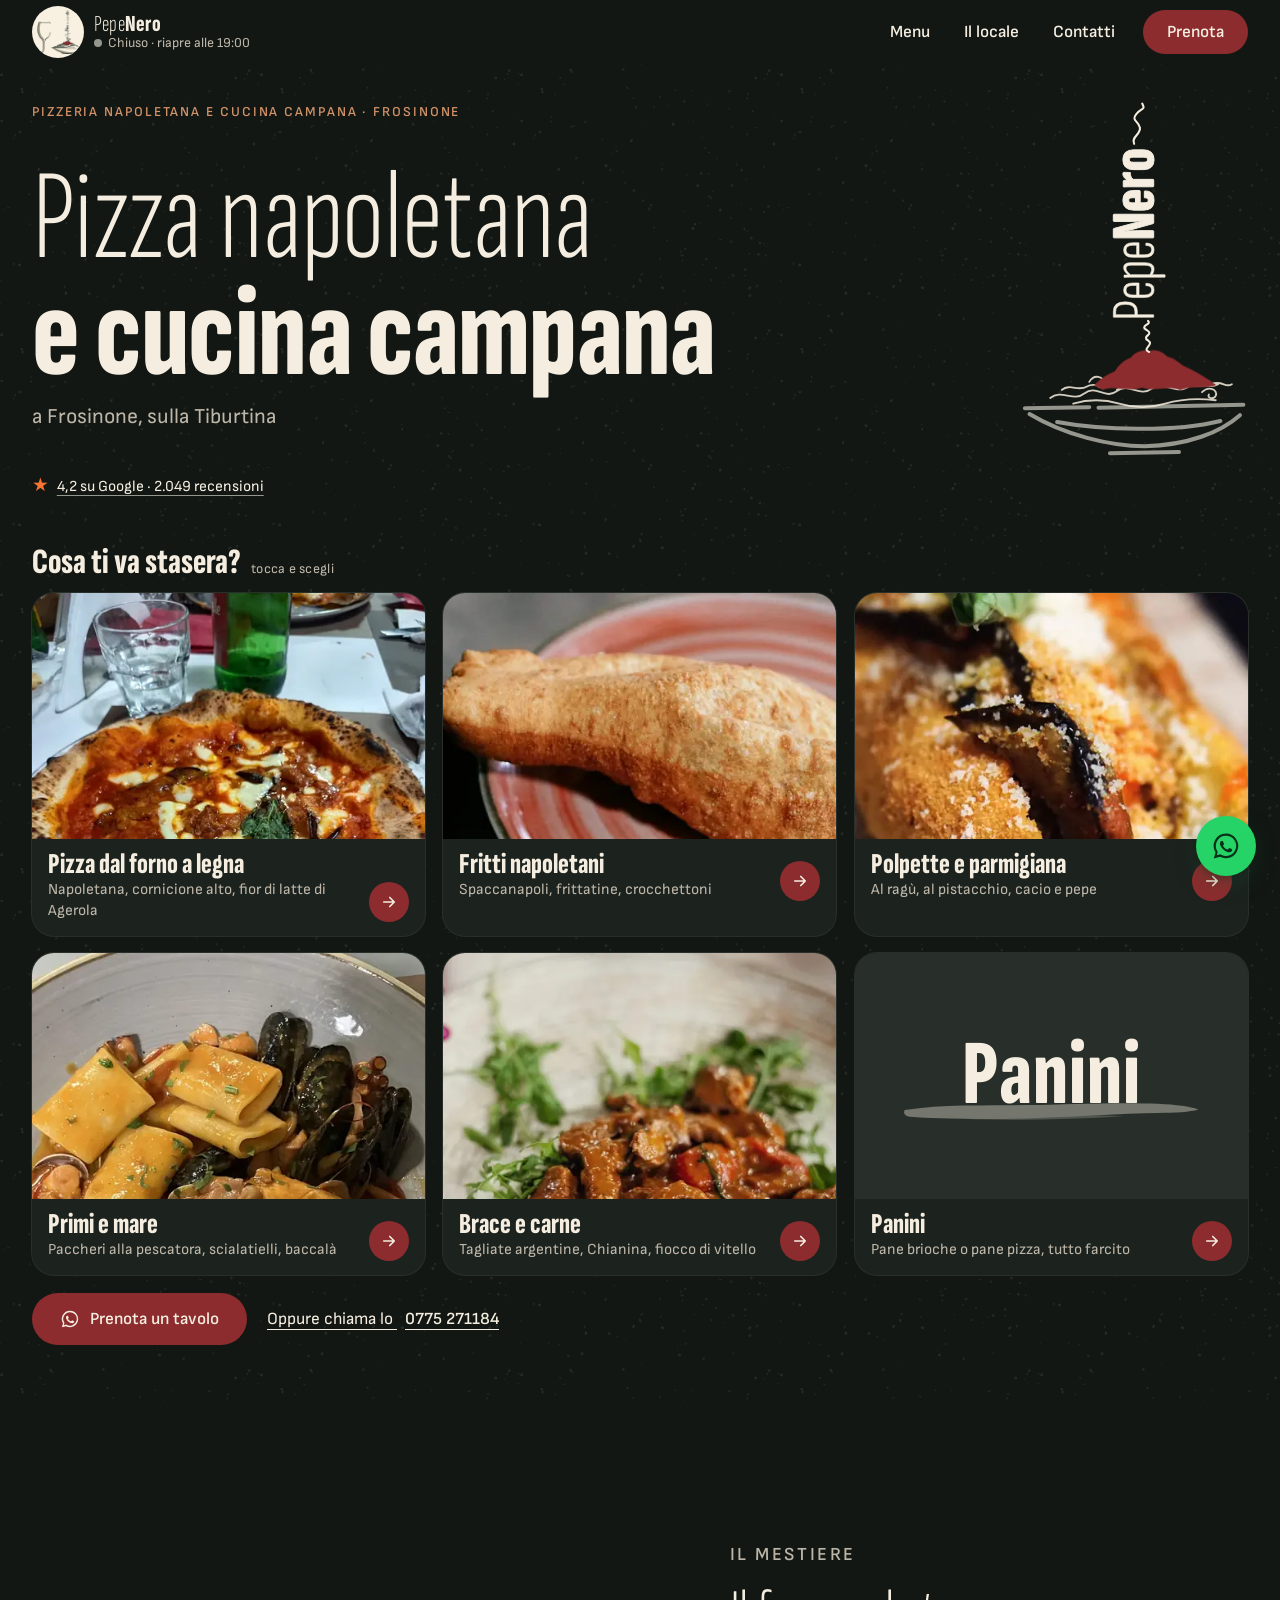
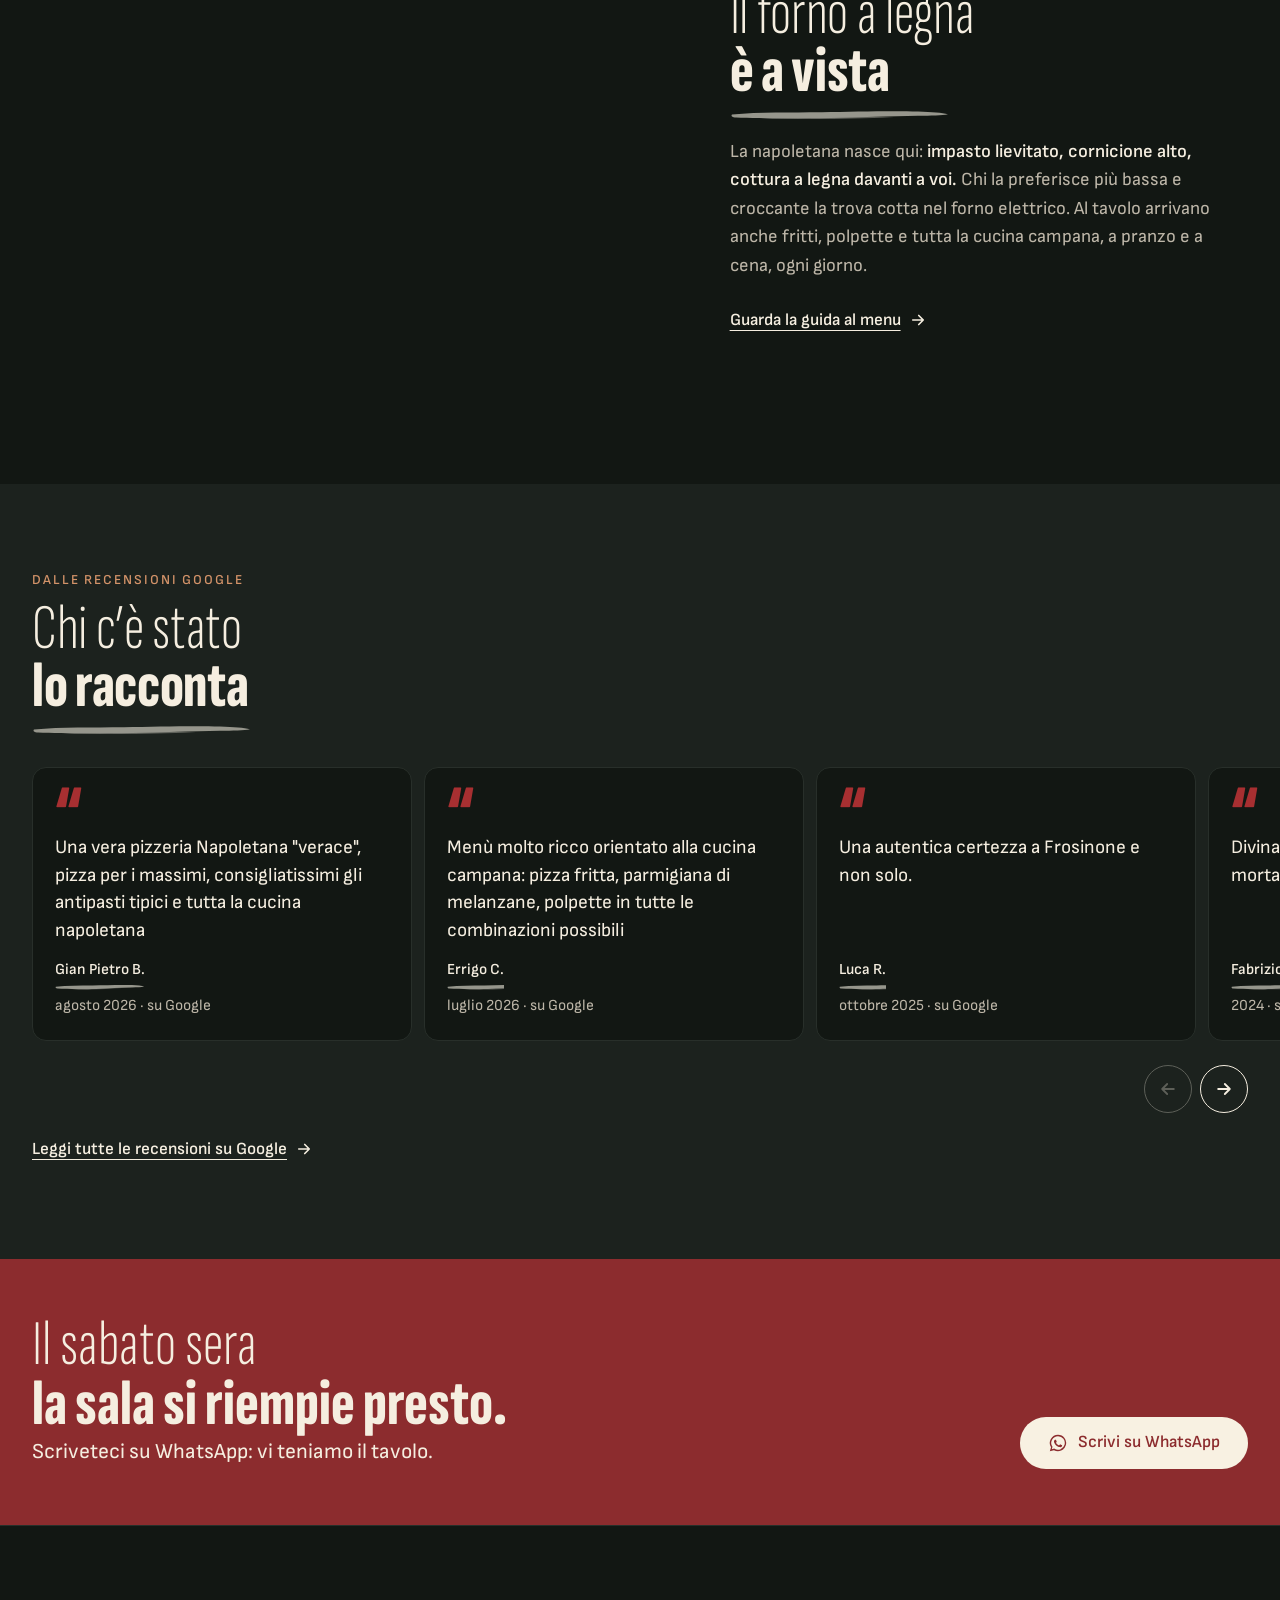
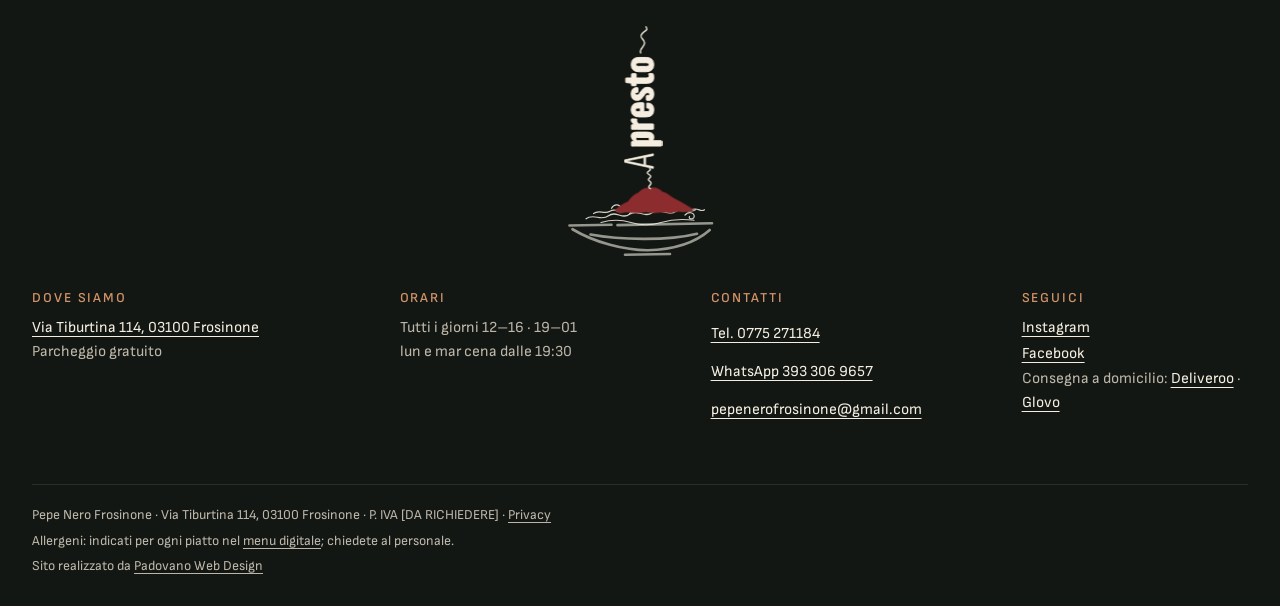
<file: index.html>
<!doctype html>
<html lang="it">
<head>
<meta charset="utf-8">
<meta name="viewport" content="width=device-width, initial-scale=1, viewport-fit=cover">
<title>Pepe Nero | Pizzeria napoletana e cucina campana a Frosinone</title>
<meta name="description" content="Pizza napoletana dal forno a legna, fritti, polpette e cucina campana in Via Tiburtina a Frosinone. Aperti tutti i giorni a pranzo e a cena: prenota su WhatsApp.">
<link rel="canonical" href="https://chripav09-del.github.io/PepeNeroFrosinone/">
<!-- BOZZA: noindex su ogni pagina. AL LANCIO: togliere (tranne 404). -->
<meta name="robots" content="noindex, nofollow">
<meta property="og:type" content="website">
<meta property="og:locale" content="it_IT">
<meta property="og:site_name" content="Pepe Nero Frosinone">
<meta property="og:title" content="Pepe Nero | Pizzeria napoletana e cucina campana a Frosinone">
<meta property="og:description" content="Pizza napoletana dal forno a legna, fritti, polpette e cucina campana in Via Tiburtina a Frosinone. Aperti tutti i giorni a pranzo e a cena: prenota su WhatsApp.">
<meta property="og:url" content="https://chripav09-del.github.io/PepeNeroFrosinone/">
<meta property="og:image" content="https://chripav09-del.github.io/PepeNeroFrosinone/og-image.jpg">
<meta property="og:image:width" content="1200">
<meta property="og:image:height" content="630">
<meta property="og:image:alt" content="Il pizzaiolo di Pepe Nero inforna una pizza nel forno a legna acceso">
<meta name="twitter:card" content="summary_large_image">
<meta name="theme-color" content="#111713">
<link rel="icon" href="favicon.ico" sizes="any">
<link rel="icon" href="favicon.svg" type="image/svg+xml">
<link rel="apple-touch-icon" href="apple-touch-icon.png">
<link rel="manifest" href="site.webmanifest">
<link rel="preload" href="fonts/sofia-sans-extra-condensed-800-normal.woff2" as="font" type="font/woff2" crossorigin>
<link rel="preload" href="fonts/sofia-sans-400-normal.woff2" as="font" type="font/woff2" crossorigin>
<link rel="stylesheet" href="css/token.css?v=1">
<link rel="stylesheet" href="css/base.css?v=1">
<link rel="stylesheet" href="css/componenti.css?v=1">
<link rel="stylesheet" href="css/pagine.css?v=1">
<script src="js/js-attivo.js?v=1"></script>
<script type="module" src="js/main.js?v=1"></script>
<script type="module" src="js/fumo.js?v=1"></script>
<script type="application/ld+json">
{
  "@context": "https://schema.org",
  "@type": "Restaurant",
  "@id": "https://chripav09-del.github.io/PepeNeroFrosinone/#attivita",
  "name": "Pepe Nero Frosinone",
  "url": "https://chripav09-del.github.io/PepeNeroFrosinone/",
  "servesCuisine": [
    "Pizza napoletana",
    "Cucina campana",
    "Cucina italiana"
  ],
  "telephone": "+390775271184",
  "email": "pepenerofrosinone@gmail.com",
  "address": {
    "@type": "PostalAddress",
    "streetAddress": "Via Tiburtina 114",
    "addressLocality": "Frosinone",
    "postalCode": "03100",
    "addressRegion": "FR",
    "addressCountry": "IT"
  },
  "geo": {
    "@type": "GeoCoordinates",
    "latitude": 41.65164,
    "longitude": 13.34426
  },
  "openingHoursSpecification": [
    {
      "@type": "OpeningHoursSpecification",
      "dayOfWeek": [
        "Monday",
        "Tuesday",
        "Wednesday",
        "Thursday",
        "Friday",
        "Saturday",
        "Sunday"
      ],
      "opens": "12:00",
      "closes": "16:00"
    },
    {
      "@type": "OpeningHoursSpecification",
      "dayOfWeek": [
        "Wednesday",
        "Thursday",
        "Friday",
        "Saturday",
        "Sunday"
      ],
      "opens": "19:00",
      "closes": "01:00"
    },
    {
      "@type": "OpeningHoursSpecification",
      "dayOfWeek": [
        "Monday",
        "Tuesday"
      ],
      "opens": "19:30",
      "closes": "01:00"
    }
  ],
  "acceptsReservations": true,
  "hasMenu": "https://www.leggimenu.it/menu/pepenerofrosinone",
  "image": "https://chripav09-del.github.io/PepeNeroFrosinone/img/forno-infornata-1600.jpg",
  "sameAs": [
    "https://www.instagram.com/pepenerofrosinone/",
    "https://www.facebook.com/frosinonepepenero"
  ]
}
</script>
<!-- CIVICO DA CONFERMARE: 114 vs 174 -->
<script type="module" src="js/guida.js?v=1"></script>
</head>
<body>
<a class="kit-salta" href="#contenuto">Salta al contenuto</a>
<header class="testata">
  <div class="contenitore testata__in">
    <a class="marchio" href="index.html">
      <span class="marchio__ovale"><img src="img/marchio.webp" width="187" height="200" alt="Pepe Nero Frosinone"></span>
      <span class="marchio__testo">
        <span class="marchio__nome" aria-hidden="true"><span>Pepe</span>Nero</span>
        <span class="stato" data-stato><span class="stato__punto"></span><span data-stato-testo>Tutti i giorni · 12–16 · 19–01</span></span>
      </span>
    </a>
    <nav class="nav" aria-label="Pagine">
      <a href="menu.html">Menu</a>
      <a href="locale.html">Il locale</a>
      <a href="contatti.html">Contatti</a>
      <a class="bottone bottone--sugo" href="https://wa.me/393933069657?text=Ciao%20Pepe%20Nero%2C%20vorrei%20prenotare%20un%20tavolo.%20Giorno%3A%20%E2%80%A6%20Ora%3A%20%E2%80%A6%20Persone%3A%20%E2%80%A6" target="_blank" rel="noopener">Prenota</a>
    </nav>
    <button class="apri-menu" type="button" data-apri-menu aria-expanded="false" aria-controls="foglio-menu"><svg viewBox="0 0 24 24" aria-hidden="true" focusable="false" fill="none" stroke="currentColor" stroke-width="2.2" stroke-linecap="round"><path d="M4 8h16M4 16h11"/></svg><span>Menu</span></button>
  </div>
</header>
<main id="contenuto">
<section class="apertura spolverata" aria-labelledby="titolo-home">
  <div class="contenitore">
    <div class="apertura__alto">
      <p class="etichetta">Pizzeria napoletana e cucina campana · Frosinone</p>
      <h1 class="titolo" id="titolo-home"><span class="leggero">Pizza napoletana</span> <span class="pesante">e cucina campana</span> <span class="luogo">a Frosinone, sulla Tiburtina</span></h1>
      <svg class="vesuvio apertura__vesuvio" data-scritta="pepenero"></svg>
    </div>
    <a class="fiducia" href="https://www.google.com/maps/search/?api=1&query=Pepe+Nero+Frosinone+Via+Tiburtina" target="_blank" rel="noopener"><span class="stella" aria-hidden="true">★</span><u>4,2 su Google · 2.049 recensioni</u></a>
    <div class="guida">
      <h2 class="guida__titolo">Cosa ti va stasera? <small>tocca e scegli</small></h2>
      <div class="carosello " role="region" aria-roledescription="carosello" aria-label="Le sei voglie del menu">
  <div class="carosello__binario" tabindex="0">
<button class="tessera entra" style="--i:0" type="button" aria-expanded="false" aria-controls="voglia-pizza">
  <span class="tessera__foto"><picture><source type="image/webp" srcset="img/pizza-napoletana-cornicione-480.webp 480w, img/pizza-napoletana-cornicione-960.webp 960w, img/pizza-napoletana-cornicione-1600.webp 1400w" sizes="(min-width: 900px) 400px, 78vw"><img src="img/pizza-napoletana-cornicione-960.jpg" srcset="img/pizza-napoletana-cornicione-480.jpg 480w, img/pizza-napoletana-cornicione-960.jpg 960w, img/pizza-napoletana-cornicione-1600.jpg 1400w" sizes="(min-width: 900px) 400px, 78vw" width="960" height="1280" alt="Pizza napoletana con cornicione alto e bruciacchiato, mozzarella e basilico" fetchpriority="high" decoding="async"></picture></span>
  <span class="tessera__testo"><span class="tessera__nome">Pizza dal forno a legna</span><span class="tessera__riga">Napoletana, cornicione alto, fior di latte di Agerola</span><span class="tessera__freccia"><svg viewBox="0 0 24 24" aria-hidden="true" focusable="false" fill="none" stroke="currentColor" stroke-width="2.2" stroke-linecap="round" stroke-linejoin="round"><path d="M5 12h14M13 6l6 6-6 6"/></svg></span></span>
</button>
<button class="tessera entra" style="--i:1" type="button" aria-expanded="false" aria-controls="voglia-fritti">
  <span class="tessera__foto"><picture><source type="image/webp" srcset="img/pizza-fritta-480.webp 480w, img/pizza-fritta-960.webp 960w, img/pizza-fritta-1600.webp 1600w" sizes="(min-width: 900px) 400px, 78vw"><img src="img/pizza-fritta-960.jpg" srcset="img/pizza-fritta-480.jpg 480w, img/pizza-fritta-960.jpg 960w, img/pizza-fritta-1600.jpg 1600w" sizes="(min-width: 900px) 400px, 78vw" width="960" height="767" alt="Pizza fritta dorata e gonfia su un piatto rosso" loading="lazy" decoding="async"></picture></span>
  <span class="tessera__testo"><span class="tessera__nome">Fritti napoletani</span><span class="tessera__riga">Spaccanapoli, frittatine, crocchettoni</span><span class="tessera__freccia"><svg viewBox="0 0 24 24" aria-hidden="true" focusable="false" fill="none" stroke="currentColor" stroke-width="2.2" stroke-linecap="round" stroke-linejoin="round"><path d="M5 12h14M13 6l6 6-6 6"/></svg></span></span>
</button>
<button class="tessera entra" style="--i:2" type="button" aria-expanded="false" aria-controls="voglia-polpette">
  <span class="tessera__foto"><picture><source type="image/webp" srcset="img/frittatina-melanzana-sale-480.webp 480w, img/frittatina-melanzana-sale-960.webp 960w, img/frittatina-melanzana-sale-1600.webp 1500w" sizes="(min-width: 900px) 400px, 78vw"><img src="img/frittatina-melanzana-sale-960.jpg" srcset="img/frittatina-melanzana-sale-480.jpg 480w, img/frittatina-melanzana-sale-960.jpg 960w, img/frittatina-melanzana-sale-1600.jpg 1500w" sizes="(min-width: 900px) 400px, 78vw" width="960" height="1280" alt="Fritto napoletano con melanzana e sale grosso, in primo piano" loading="lazy" decoding="async"></picture></span>
  <span class="tessera__testo"><span class="tessera__nome">Polpette e parmigiana</span><span class="tessera__riga">Al ragù, al pistacchio, cacio e pepe</span><span class="tessera__freccia"><svg viewBox="0 0 24 24" aria-hidden="true" focusable="false" fill="none" stroke="currentColor" stroke-width="2.2" stroke-linecap="round" stroke-linejoin="round"><path d="M5 12h14M13 6l6 6-6 6"/></svg></span></span>
</button>
<button class="tessera entra" style="--i:3" type="button" aria-expanded="false" aria-controls="voglia-mare">
  <span class="tessera__foto"><picture><source type="image/webp" srcset="img/paccheri-pescatora-480.webp 480w, img/paccheri-pescatora-960.webp 960w, img/paccheri-pescatora-1600.webp 1400w" sizes="(min-width: 900px) 400px, 78vw"><img src="img/paccheri-pescatora-960.jpg" srcset="img/paccheri-pescatora-480.jpg 480w, img/paccheri-pescatora-960.jpg 960w, img/paccheri-pescatora-1600.jpg 1400w" sizes="(min-width: 900px) 400px, 78vw" width="960" height="1280" alt="Paccheri alla pescatora con gamberoni, cozze e vongole" loading="lazy" decoding="async"></picture></span>
  <span class="tessera__testo"><span class="tessera__nome">Primi e mare</span><span class="tessera__riga">Paccheri alla pescatora, scialatielli, baccalà</span><span class="tessera__freccia"><svg viewBox="0 0 24 24" aria-hidden="true" focusable="false" fill="none" stroke="currentColor" stroke-width="2.2" stroke-linecap="round" stroke-linejoin="round"><path d="M5 12h14M13 6l6 6-6 6"/></svg></span></span>
</button>
<button class="tessera entra" style="--i:4" type="button" aria-expanded="false" aria-controls="voglia-brace">
  <span class="tessera__foto"><picture><source type="image/webp" srcset="img/straccetti-rucola-480.webp 480w, img/straccetti-rucola-960.webp 960w, img/straccetti-rucola-1600.webp 1600w" sizes="(min-width: 900px) 400px, 78vw"><img src="img/straccetti-rucola-960.jpg" srcset="img/straccetti-rucola-480.jpg 480w, img/straccetti-rucola-960.jpg 960w, img/straccetti-rucola-1600.jpg 1600w" sizes="(min-width: 900px) 400px, 78vw" width="960" height="1193" alt="Straccetti di manzo con pomodorini su un letto di rucola" loading="lazy" decoding="async"></picture></span>
  <span class="tessera__testo"><span class="tessera__nome">Brace e carne</span><span class="tessera__riga">Tagliate argentine, Chianina, fiocco di vitello</span><span class="tessera__freccia"><svg viewBox="0 0 24 24" aria-hidden="true" focusable="false" fill="none" stroke="currentColor" stroke-width="2.2" stroke-linecap="round" stroke-linejoin="round"><path d="M5 12h14M13 6l6 6-6 6"/></svg></span></span>
</button>
<button class="tessera tessera--tipo entra" style="--i:5" type="button" aria-expanded="false" aria-controls="voglia-panini">
  <span class="tessera__foto" data-foto-mancante><span class="tessera__parola" aria-hidden="true">Panini</span></span>
  <span class="tessera__testo"><span class="tessera__nome">Panini</span><span class="tessera__riga">Pane brioche o pane pizza, tutto farcito</span><span class="tessera__freccia"><svg viewBox="0 0 24 24" aria-hidden="true" focusable="false" fill="none" stroke="currentColor" stroke-width="2.2" stroke-linecap="round" stroke-linejoin="round"><path d="M5 12h14M13 6l6 6-6 6"/></svg></span></span>
</button>
  </div>
  
  <div class="carosello__punti" aria-hidden="true"></div>
</div>
      <div class="voglia" id="voglia-pizza" role="region" aria-labelledby="voglia-pizza-t" hidden>
  <div class="voglia__testa"><h3 id="voglia-pizza-t" tabindex="-1">Pizza dal forno a legna: da dove cominciare</h3><button class="voglia__chiudi" type="button" aria-label="Chiudi Pizza dal forno a legna"><svg viewBox="0 0 24 24" aria-hidden="true" focusable="false" fill="none" stroke="currentColor" stroke-width="2.2" stroke-linecap="round"><path d="M6 6l12 12M18 6 6 18"/></svg></button></div>
  <ul role="list"><li><strong>Margherita</strong><span>Pomodoro San Marzano, fior di latte di Agerola, parmigiano e basilico</span></li><li><strong>Regina Margherita</strong><span>Pomodorini freschi datterino, poco sugo, fior di latte di Agerola, basilico</span></li><li><strong>Bufalina</strong><span>Mozzarella di bufala, pomodorini pachino e poco sugo</span></li><li><strong>Sorrisi e Bocconcini</strong><span>Cornicione ripieno di ricotta, pomodorini, bufala DOP</span></li><li><strong>Ragù e Polpette</strong><span>Provola di Agerola, ragù e polpette</span></li><li><strong>B&amp;B</strong><span>Mortadella, pesto di pistacchio di Bronte, trito di pistacchi</span></li></ul>
  <p class="voglia__nota">C’è anche la pizza a ruoto: ’O sole mio, Passione, Luna Rossa…</p>
  <div class="voglia__azioni">
    <a class="bottone bottone--sugo" href="https://wa.me/393933069657?text=Ciao%20Pepe%20Nero%2C%20vorrei%20prenotare%20un%20tavolo%20per%20la%20pizza.%20Giorno%3A%20%E2%80%A6%20Ora%3A%20%E2%80%A6%20Persone%3A%20%E2%80%A6" target="_blank" rel="noopener"><svg viewBox="0 0 24 24" fill="currentColor" aria-hidden="true" focusable="false"><path d="M12.04 2a9.9 9.9 0 0 0-8.4 15.14L2.2 22l4.97-1.4A9.9 9.9 0 1 0 12.04 2Zm0 1.8a8.1 8.1 0 1 1-4.2 15.03l-.3-.18-2.95.83.8-2.87-.2-.31A8.1 8.1 0 0 1 12.04 3.8Zm4.4 10.63c-.24-.12-1.42-.7-1.64-.78-.22-.08-.38-.12-.54.12-.16.24-.62.78-.76.94-.14.16-.28.18-.52.06-.24-.12-1.02-.38-1.94-1.2-.72-.64-1.2-1.42-1.34-1.66-.14-.24-.02-.37.1-.49.11-.11.24-.28.36-.42.12-.14.16-.24.24-.4.08-.16.04-.3-.02-.42-.06-.12-.54-1.3-.74-1.78-.2-.47-.4-.4-.54-.41h-.46c-.16 0-.42.06-.64.3-.22.24-.84.82-.84 2s.86 2.32.98 2.48c.12.16 1.7 2.58 4.1 3.62.58.25 1.03.4 1.38.51.58.19 1.1.16 1.52.1.46-.07 1.42-.58 1.62-1.14.2-.56.2-1.04.14-1.14-.06-.1-.22-.16-.46-.28Z"/></svg>Prenota per la pizza</a>
    <a class="link-freccia" href="menu.html#pizza">Vedi la guida completa <svg width="18" height="18" viewBox="0 0 24 24" aria-hidden="true" focusable="false" fill="none" stroke="currentColor" stroke-width="2.2" stroke-linecap="round" stroke-linejoin="round"><path d="M5 12h14M13 6l6 6-6 6"/></svg></a>
  </div>
</div>
<div class="voglia" id="voglia-fritti" role="region" aria-labelledby="voglia-fritti-t" hidden>
  <div class="voglia__testa"><h3 id="voglia-fritti-t" tabindex="-1">Fritti napoletani: da dove cominciare</h3><button class="voglia__chiudi" type="button" aria-label="Chiudi Fritti napoletani"><svg viewBox="0 0 24 24" aria-hidden="true" focusable="false" fill="none" stroke="currentColor" stroke-width="2.2" stroke-linecap="round"><path d="M6 6l12 12M18 6 6 18"/></svg></button></div>
  <ul role="list"><li><strong>Spaccanapoli</strong><span>Pizzetta fritta con pomodoro, parmigiano e basilico</span></li><li><strong>Spaccanapoli 2.0</strong><span>Pizzetta fritta con pistacchio, burrata e mortadella</span></li><li><strong>Frittatina Classica</strong><span>Bucatini, carne macinata, besciamella, salsiccia, piselli</span></li><li><strong>Frittatina Pistacchio, Mortadella e Burrata</strong></li><li><strong>Crocchettone Cacio &amp; Pepe</strong><span>Patate lesse, grana padano, pecorino romano, pepe, bacon (180 g)</span></li><li><strong>Angioletti</strong><span>Bastoncini di pasta di pizza fritta con datterino</span></li></ul>
  
  <div class="voglia__azioni">
    <a class="bottone bottone--sugo" href="https://wa.me/393933069657?text=Ciao%20Pepe%20Nero%2C%20vorrei%20prenotare%20un%20tavolo%20per%20i%20fritti.%20Giorno%3A%20%E2%80%A6%20Ora%3A%20%E2%80%A6%20Persone%3A%20%E2%80%A6" target="_blank" rel="noopener"><svg viewBox="0 0 24 24" fill="currentColor" aria-hidden="true" focusable="false"><path d="M12.04 2a9.9 9.9 0 0 0-8.4 15.14L2.2 22l4.97-1.4A9.9 9.9 0 1 0 12.04 2Zm0 1.8a8.1 8.1 0 1 1-4.2 15.03l-.3-.18-2.95.83.8-2.87-.2-.31A8.1 8.1 0 0 1 12.04 3.8Zm4.4 10.63c-.24-.12-1.42-.7-1.64-.78-.22-.08-.38-.12-.54.12-.16.24-.62.78-.76.94-.14.16-.28.18-.52.06-.24-.12-1.02-.38-1.94-1.2-.72-.64-1.2-1.42-1.34-1.66-.14-.24-.02-.37.1-.49.11-.11.24-.28.36-.42.12-.14.16-.24.24-.4.08-.16.04-.3-.02-.42-.06-.12-.54-1.3-.74-1.78-.2-.47-.4-.4-.54-.41h-.46c-.16 0-.42.06-.64.3-.22.24-.84.82-.84 2s.86 2.32.98 2.48c.12.16 1.7 2.58 4.1 3.62.58.25 1.03.4 1.38.51.58.19 1.1.16 1.52.1.46-.07 1.42-.58 1.62-1.14.2-.56.2-1.04.14-1.14-.06-.1-.22-.16-.46-.28Z"/></svg>Prenota per i fritti</a>
    <a class="link-freccia" href="menu.html#fritti">Vedi la guida completa <svg width="18" height="18" viewBox="0 0 24 24" aria-hidden="true" focusable="false" fill="none" stroke="currentColor" stroke-width="2.2" stroke-linecap="round" stroke-linejoin="round"><path d="M5 12h14M13 6l6 6-6 6"/></svg></a>
  </div>
</div>
<div class="voglia" id="voglia-polpette" role="region" aria-labelledby="voglia-polpette-t" hidden>
  <div class="voglia__testa"><h3 id="voglia-polpette-t" tabindex="-1">Polpette e parmigiana: da dove cominciare</h3><button class="voglia__chiudi" type="button" aria-label="Chiudi Polpette e parmigiana"><svg viewBox="0 0 24 24" aria-hidden="true" focusable="false" fill="none" stroke="currentColor" stroke-width="2.2" stroke-linecap="round"><path d="M6 6l12 12M18 6 6 18"/></svg></button></div>
  <ul role="list"><li><strong>Polpettine al Ragù</strong><span>Polpette di manzo con ragù</span></li><li><strong>Polpettine &amp; Pistacchio</strong><span>Polpettine di manzo con crema di parmigiano e pesto di pistacchio</span></li><li><strong>Polpette cacio, pepe e bacon croccante</strong></li><li><strong>Polpette alla Genovese Napoletana</strong></li><li><strong>Parmigiana di Melanzane</strong></li><li><strong>Cannolo ripieno di parmigiana</strong><span>Cannolo siciliano ripieno di parmigiana di melanzane, mousse di mozzarella di bufala, scaglie di parmigiano</span></li></ul>
  
  <div class="voglia__azioni">
    <a class="bottone bottone--sugo" href="https://wa.me/393933069657?text=Ciao%20Pepe%20Nero%2C%20vorrei%20prenotare%20un%20tavolo%20per%20polpette%20e%20parmigiana.%20Giorno%3A%20%E2%80%A6%20Ora%3A%20%E2%80%A6%20Persone%3A%20%E2%80%A6" target="_blank" rel="noopener"><svg viewBox="0 0 24 24" fill="currentColor" aria-hidden="true" focusable="false"><path d="M12.04 2a9.9 9.9 0 0 0-8.4 15.14L2.2 22l4.97-1.4A9.9 9.9 0 1 0 12.04 2Zm0 1.8a8.1 8.1 0 1 1-4.2 15.03l-.3-.18-2.95.83.8-2.87-.2-.31A8.1 8.1 0 0 1 12.04 3.8Zm4.4 10.63c-.24-.12-1.42-.7-1.64-.78-.22-.08-.38-.12-.54.12-.16.24-.62.78-.76.94-.14.16-.28.18-.52.06-.24-.12-1.02-.38-1.94-1.2-.72-.64-1.2-1.42-1.34-1.66-.14-.24-.02-.37.1-.49.11-.11.24-.28.36-.42.12-.14.16-.24.24-.4.08-.16.04-.3-.02-.42-.06-.12-.54-1.3-.74-1.78-.2-.47-.4-.4-.54-.41h-.46c-.16 0-.42.06-.64.3-.22.24-.84.82-.84 2s.86 2.32.98 2.48c.12.16 1.7 2.58 4.1 3.62.58.25 1.03.4 1.38.51.58.19 1.1.16 1.52.1.46-.07 1.42-.58 1.62-1.14.2-.56.2-1.04.14-1.14-.06-.1-.22-.16-.46-.28Z"/></svg>Prenota per polpette e parmigiana</a>
    <a class="link-freccia" href="menu.html#polpette">Vedi la guida completa <svg width="18" height="18" viewBox="0 0 24 24" aria-hidden="true" focusable="false" fill="none" stroke="currentColor" stroke-width="2.2" stroke-linecap="round" stroke-linejoin="round"><path d="M5 12h14M13 6l6 6-6 6"/></svg></a>
  </div>
</div>
<div class="voglia" id="voglia-mare" role="region" aria-labelledby="voglia-mare-t" hidden>
  <div class="voglia__testa"><h3 id="voglia-mare-t" tabindex="-1">Primi e mare: da dove cominciare</h3><button class="voglia__chiudi" type="button" aria-label="Chiudi Primi e mare"><svg viewBox="0 0 24 24" aria-hidden="true" focusable="false" fill="none" stroke="currentColor" stroke-width="2.2" stroke-linecap="round"><path d="M6 6l12 12M18 6 6 18"/></svg></button></div>
  <ul role="list"><li><strong>Paccheri alla pescatora</strong><span>Con seppia, gamberoni, pomodorini datterino, cozze, vongole e prezzemolo</span></li><li><strong>Linguina Puteolana</strong><span>Linguine con vongole veraci, pomodoro datterino e prezzemolo</span></li><li><strong>Scialatielli di mare</strong><span>Scialatielli veraci, vongole, cannolicchi, cozze, macchiato al pomodorino e prezzemolo</span></li><li><strong>Ziti alla Genovese Napoletana</strong><span>Con ziti, cipolla, battuto di carote sedano e odori, carne di manzo a pezzi e pecorino</span></li><li><strong>Zuppa di cozze alla napoletana</strong><span>Cozze, vongole, cannolicchi, polpo, gamberone, leggermente macchiato, olio piccante, fresella e tarallo con pepe</span></li><li><strong>Baccalà alla Napoletana</strong><span>Con baccalà, pomodoro, olive nere, capperi</span></li></ul>
  
  <div class="voglia__azioni">
    <a class="bottone bottone--sugo" href="https://wa.me/393933069657?text=Ciao%20Pepe%20Nero%2C%20vorrei%20prenotare%20un%20tavolo%20per%20i%20primi%20di%20mare.%20Giorno%3A%20%E2%80%A6%20Ora%3A%20%E2%80%A6%20Persone%3A%20%E2%80%A6" target="_blank" rel="noopener"><svg viewBox="0 0 24 24" fill="currentColor" aria-hidden="true" focusable="false"><path d="M12.04 2a9.9 9.9 0 0 0-8.4 15.14L2.2 22l4.97-1.4A9.9 9.9 0 1 0 12.04 2Zm0 1.8a8.1 8.1 0 1 1-4.2 15.03l-.3-.18-2.95.83.8-2.87-.2-.31A8.1 8.1 0 0 1 12.04 3.8Zm4.4 10.63c-.24-.12-1.42-.7-1.64-.78-.22-.08-.38-.12-.54.12-.16.24-.62.78-.76.94-.14.16-.28.18-.52.06-.24-.12-1.02-.38-1.94-1.2-.72-.64-1.2-1.42-1.34-1.66-.14-.24-.02-.37.1-.49.11-.11.24-.28.36-.42.12-.14.16-.24.24-.4.08-.16.04-.3-.02-.42-.06-.12-.54-1.3-.74-1.78-.2-.47-.4-.4-.54-.41h-.46c-.16 0-.42.06-.64.3-.22.24-.84.82-.84 2s.86 2.32.98 2.48c.12.16 1.7 2.58 4.1 3.62.58.25 1.03.4 1.38.51.58.19 1.1.16 1.52.1.46-.07 1.42-.58 1.62-1.14.2-.56.2-1.04.14-1.14-.06-.1-.22-.16-.46-.28Z"/></svg>Prenota per i primi di mare</a>
    <a class="link-freccia" href="menu.html#mare">Vedi la guida completa <svg width="18" height="18" viewBox="0 0 24 24" aria-hidden="true" focusable="false" fill="none" stroke="currentColor" stroke-width="2.2" stroke-linecap="round" stroke-linejoin="round"><path d="M5 12h14M13 6l6 6-6 6"/></svg></a>
  </div>
</div>
<div class="voglia" id="voglia-brace" role="region" aria-labelledby="voglia-brace-t" hidden>
  <div class="voglia__testa"><h3 id="voglia-brace-t" tabindex="-1">Brace e carne: da dove cominciare</h3><button class="voglia__chiudi" type="button" aria-label="Chiudi Brace e carne"><svg viewBox="0 0 24 24" aria-hidden="true" focusable="false" fill="none" stroke="currentColor" stroke-width="2.2" stroke-linecap="round"><path d="M6 6l12 12M18 6 6 18"/></svg></button></div>
  <ul role="list"><li><strong>Tagliata Argentina all’aceto balsamico</strong><span>Con carne di Angus argentino, scaglie di grana e rucola (250 g)</span></li><li><strong>Fiocco di Vitello</strong><span>Cotto a bassa temperatura, glassato all’Aglianico su soffice di patate</span></li><li><strong>Mini Hamburger di Chianina</strong><span>8 miniburger di chianina alla brace serviti con 3 salsine</span></li><li><strong>Bistecca di vitellino alla brace</strong><span>300 g</span></li><li><strong>Misto di Carne alla Griglia</strong><span>Verdure grigliate, salsiccia, patate al forno, manzetta texana, mini hamburger di chianina, reale di manzo americano</span></li></ul>
  
  <div class="voglia__azioni">
    <a class="bottone bottone--sugo" href="https://wa.me/393933069657?text=Ciao%20Pepe%20Nero%2C%20vorrei%20prenotare%20un%20tavolo%20per%20la%20carne%20alla%20brace.%20Giorno%3A%20%E2%80%A6%20Ora%3A%20%E2%80%A6%20Persone%3A%20%E2%80%A6" target="_blank" rel="noopener"><svg viewBox="0 0 24 24" fill="currentColor" aria-hidden="true" focusable="false"><path d="M12.04 2a9.9 9.9 0 0 0-8.4 15.14L2.2 22l4.97-1.4A9.9 9.9 0 1 0 12.04 2Zm0 1.8a8.1 8.1 0 1 1-4.2 15.03l-.3-.18-2.95.83.8-2.87-.2-.31A8.1 8.1 0 0 1 12.04 3.8Zm4.4 10.63c-.24-.12-1.42-.7-1.64-.78-.22-.08-.38-.12-.54.12-.16.24-.62.78-.76.94-.14.16-.28.18-.52.06-.24-.12-1.02-.38-1.94-1.2-.72-.64-1.2-1.42-1.34-1.66-.14-.24-.02-.37.1-.49.11-.11.24-.28.36-.42.12-.14.16-.24.24-.4.08-.16.04-.3-.02-.42-.06-.12-.54-1.3-.74-1.78-.2-.47-.4-.4-.54-.41h-.46c-.16 0-.42.06-.64.3-.22.24-.84.82-.84 2s.86 2.32.98 2.48c.12.16 1.7 2.58 4.1 3.62.58.25 1.03.4 1.38.51.58.19 1.1.16 1.52.1.46-.07 1.42-.58 1.62-1.14.2-.56.2-1.04.14-1.14-.06-.1-.22-.16-.46-.28Z"/></svg>Prenota per la carne alla brace</a>
    <a class="link-freccia" href="menu.html#brace">Vedi la guida completa <svg width="18" height="18" viewBox="0 0 24 24" aria-hidden="true" focusable="false" fill="none" stroke="currentColor" stroke-width="2.2" stroke-linecap="round" stroke-linejoin="round"><path d="M5 12h14M13 6l6 6-6 6"/></svg></a>
  </div>
</div>
<div class="voglia" id="voglia-panini" role="region" aria-labelledby="voglia-panini-t" hidden>
  <div class="voglia__testa"><h3 id="voglia-panini-t" tabindex="-1">Panini: da dove cominciare</h3><button class="voglia__chiudi" type="button" aria-label="Chiudi Panini"><svg viewBox="0 0 24 24" aria-hidden="true" focusable="false" fill="none" stroke="currentColor" stroke-width="2.2" stroke-linecap="round"><path d="M6 6l12 12M18 6 6 18"/></svg></button></div>
  <ul role="list"><li><strong>Chianino</strong><span>Con lardo di Colonnata, formaggio di fossa, hamburger chianino, fior di latte di Agerola, cipolla caramellata</span></li><li><strong>Parmigiana &amp; Polpette</strong><span>Con fiordilatte, polpette al ragù, parmigiana di melanzane</span></li><li><strong>Magnifico</strong><span>Hamburger di chianina 200 g, formaggio roquefort, cipolla di Tropea e crema di parmigiano</span></li><li><strong>Pepe Nero</strong><span>Con misticanza, pomodoro ramato, cotoletta di petto di pollo e patatine</span></li><li><strong>Triple Burger</strong><span>Tre hamburger, patatine fritte, bacon, cheddar, maionese affumicata piccante, provola di Agerola</span></li></ul>
  <p class="voglia__nota">Pane brioche o pane pizza, scegli tu.</p>
  <div class="voglia__azioni">
    <a class="bottone bottone--sugo" href="https://wa.me/393933069657?text=Ciao%20Pepe%20Nero%2C%20vorrei%20prenotare%20un%20tavolo%20per%20i%20panini.%20Giorno%3A%20%E2%80%A6%20Ora%3A%20%E2%80%A6%20Persone%3A%20%E2%80%A6" target="_blank" rel="noopener"><svg viewBox="0 0 24 24" fill="currentColor" aria-hidden="true" focusable="false"><path d="M12.04 2a9.9 9.9 0 0 0-8.4 15.14L2.2 22l4.97-1.4A9.9 9.9 0 1 0 12.04 2Zm0 1.8a8.1 8.1 0 1 1-4.2 15.03l-.3-.18-2.95.83.8-2.87-.2-.31A8.1 8.1 0 0 1 12.04 3.8Zm4.4 10.63c-.24-.12-1.42-.7-1.64-.78-.22-.08-.38-.12-.54.12-.16.24-.62.78-.76.94-.14.16-.28.18-.52.06-.24-.12-1.02-.38-1.94-1.2-.72-.64-1.2-1.42-1.34-1.66-.14-.24-.02-.37.1-.49.11-.11.24-.28.36-.42.12-.14.16-.24.24-.4.08-.16.04-.3-.02-.42-.06-.12-.54-1.3-.74-1.78-.2-.47-.4-.4-.54-.41h-.46c-.16 0-.42.06-.64.3-.22.24-.84.82-.84 2s.86 2.32.98 2.48c.12.16 1.7 2.58 4.1 3.62.58.25 1.03.4 1.38.51.58.19 1.1.16 1.52.1.46-.07 1.42-.58 1.62-1.14.2-.56.2-1.04.14-1.14-.06-.1-.22-.16-.46-.28Z"/></svg>Prenota per i panini</a>
    <a class="link-freccia" href="menu.html#panini">Vedi la guida completa <svg width="18" height="18" viewBox="0 0 24 24" aria-hidden="true" focusable="false" fill="none" stroke="currentColor" stroke-width="2.2" stroke-linecap="round" stroke-linejoin="round"><path d="M5 12h14M13 6l6 6-6 6"/></svg></a>
  </div>
</div>
    </div>
    <div class="apertura__cta">
      <a class="bottone bottone--sugo" href="https://wa.me/393933069657?text=Ciao%20Pepe%20Nero%2C%20vorrei%20prenotare%20un%20tavolo.%20Giorno%3A%20%E2%80%A6%20Ora%3A%20%E2%80%A6%20Persone%3A%20%E2%80%A6" target="_blank" rel="noopener"><svg viewBox="0 0 24 24" fill="currentColor" aria-hidden="true" focusable="false"><path d="M12.04 2a9.9 9.9 0 0 0-8.4 15.14L2.2 22l4.97-1.4A9.9 9.9 0 1 0 12.04 2Zm0 1.8a8.1 8.1 0 1 1-4.2 15.03l-.3-.18-2.95.83.8-2.87-.2-.31A8.1 8.1 0 0 1 12.04 3.8Zm4.4 10.63c-.24-.12-1.42-.7-1.64-.78-.22-.08-.38-.12-.54.12-.16.24-.62.78-.76.94-.14.16-.28.18-.52.06-.24-.12-1.02-.38-1.94-1.2-.72-.64-1.2-1.42-1.34-1.66-.14-.24-.02-.37.1-.49.11-.11.24-.28.36-.42.12-.14.16-.24.24-.4.08-.16.04-.3-.02-.42-.06-.12-.54-1.3-.74-1.78-.2-.47-.4-.4-.54-.41h-.46c-.16 0-.42.06-.64.3-.22.24-.84.82-.84 2s.86 2.32.98 2.48c.12.16 1.7 2.58 4.1 3.62.58.25 1.03.4 1.38.51.58.19 1.1.16 1.52.1.46-.07 1.42-.58 1.62-1.14.2-.56.2-1.04.14-1.14-.06-.1-.22-.16-.46-.28Z"/></svg>Prenota un tavolo</a>
      <a class="link-freccia" href="tel:+390775271184">Oppure chiama lo&nbsp;<strong>0775 271184</strong></a>
    </div>
  </div>
</section>

<section class="sezione" aria-labelledby="titolo-forno">
  <div class="contenitore forno">
    <figure class="forno__foto scopri"><picture><source type="image/webp" srcset="img/forno-infornata-480.webp 480w, img/forno-infornata-960.webp 960w, img/forno-infornata-1600.webp 1600w" sizes="(min-width: 900px) 55vw, 100vw"><img src="img/forno-infornata-960.jpg" srcset="img/forno-infornata-480.jpg 480w, img/forno-infornata-960.jpg 960w, img/forno-infornata-1600.jpg 1600w" sizes="(min-width: 900px) 55vw, 100vw" width="960" height="767" alt="Il pizzaiolo inforna con la pala nel forno a legna acceso" loading="lazy" decoding="async"></picture></figure>
    <div class="forno__testo">
      <p class="etichetta">Il mestiere</p>
      <h2 class="titolo pennellata" id="titolo-forno"><span class="leggero">Il forno a legna</span> <span class="pesante">è a vista</span></h2>
      <p>La napoletana nasce qui: <strong>impasto lievitato, cornicione alto, cottura a legna davanti a voi.</strong> Chi la preferisce più bassa e croccante la trova cotta nel forno elettrico. Al tavolo arrivano anche fritti, polpette e tutta la cucina campana, a pranzo e a cena, ogni giorno.</p>
      <a class="link-freccia" href="menu.html">Guarda la guida al menu <svg width="18" height="18" viewBox="0 0 24 24" aria-hidden="true" focusable="false" fill="none" stroke="currentColor" stroke-width="2.2" stroke-linecap="round" stroke-linejoin="round"><path d="M5 12h14M13 6l6 6-6 6"/></svg></a>
    </div>
  </div>
</section>

<section class="sezione frasi" aria-labelledby="titolo-frasi">
  <div class="contenitore">
    <div class="sezione__testa">
      <p class="etichetta">Dalle recensioni Google</p>
      <h2 class="titolo pennellata" id="titolo-frasi"><span class="leggero">Chi c’è stato</span> <span class="pesante">lo racconta</span></h2>
    </div>
    <div class="carosello " role="region" aria-roledescription="carosello" aria-label="Frasi dalle recensioni">
  <div class="carosello__binario" tabindex="0">
<figure class="recensione">
  <span class="recensione__virgolette" aria-hidden="true">“</span>
  <blockquote><p>Una vera pizzeria Napoletana &quot;verace&quot;, pizza per i massimi, consigliatissimi gli antipasti tipici e tutta la cucina napoletana</p></blockquote>
  <figcaption><strong>Gian Pietro B.</strong><br>agosto 2026 · su Google</figcaption>
</figure>
<figure class="recensione">
  <span class="recensione__virgolette" aria-hidden="true">“</span>
  <blockquote><p>Menù molto ricco orientato alla cucina campana: pizza fritta, parmigiana di melanzane, polpette in tutte le combinazioni possibili</p></blockquote>
  <figcaption><strong>Errigo C.</strong><br>luglio 2026 · su Google</figcaption>
</figure>
<figure class="recensione">
  <span class="recensione__virgolette" aria-hidden="true">“</span>
  <blockquote><p>Una autentica certezza a Frosinone e non solo.</p></blockquote>
  <figcaption><strong>Luca R.</strong><br>ottobre 2025 · su Google</figcaption>
</figure>
<figure class="recensione">
  <span class="recensione__virgolette" aria-hidden="true">“</span>
  <blockquote><p>Divina la Spaccanapoli 2.0 con burrata mortadella e pistacchi! (Provatela)</p></blockquote>
  <figcaption><strong>Fabrizio F.</strong><br>2024 · su Google</figcaption>
</figure>
<figure class="recensione">
  <span class="recensione__virgolette" aria-hidden="true">“</span>
  <blockquote><p>Locale pulito e accogliente. Servizio veloce e cibo ottimo. La pizza fritta è una delizia.</p></blockquote>
  <figcaption><strong>Ylenia P.</strong><br>ottobre 2025 · su Google</figcaption>
</figure>
<figure class="recensione">
  <span class="recensione__virgolette" aria-hidden="true">“</span>
  <blockquote><p>Quando non sai dove andare o nella coppia o comitiva ci sono gusti differenti, l'unica alternativa è scegliere Pepe Nero.</p></blockquote>
  <figcaption><strong>Antonio B.</strong><br>2024 · su Google</figcaption>
</figure>
  </div>
  <div class="carosello__frecce"><button class="carosello__freccia" type="button" aria-label="Indietro"><svg viewBox="0 0 24 24" aria-hidden="true" focusable="false" fill="none" stroke="currentColor" stroke-width="2.2" stroke-linecap="round" stroke-linejoin="round"><path d="M19 12H5M11 6l-6 6 6 6"/></svg></button><button class="carosello__freccia" type="button" aria-label="Avanti"><svg viewBox="0 0 24 24" aria-hidden="true" focusable="false" fill="none" stroke="currentColor" stroke-width="2.2" stroke-linecap="round" stroke-linejoin="round"><path d="M5 12h14M13 6l6 6-6 6"/></svg></button></div>
  <div class="carosello__punti" aria-hidden="true"></div>
</div>
    <a class="link-freccia frasi__link" href="https://www.google.com/maps/search/?api=1&query=Pepe+Nero+Frosinone+Via+Tiburtina" target="_blank" rel="noopener">Leggi tutte le recensioni su Google <svg width="18" height="18" viewBox="0 0 24 24" aria-hidden="true" focusable="false" fill="none" stroke="currentColor" stroke-width="2.2" stroke-linecap="round" stroke-linejoin="round"><path d="M5 12h14M13 6l6 6-6 6"/></svg></a>
  </div>
</section>

<section class="banda" aria-labelledby="titolo-banda">
  <div class="contenitore banda__in">
    <div>
      <h2 id="titolo-banda"><span>Il sabato sera</span> la sala si riempie presto.</h2>
      <p>Scriveteci su WhatsApp: vi teniamo il tavolo.</p>
    </div>
    <a class="bottone bottone--farina" href="https://wa.me/393933069657?text=Ciao%20Pepe%20Nero%2C%20vorrei%20prenotare%20un%20tavolo.%20Giorno%3A%20%E2%80%A6%20Ora%3A%20%E2%80%A6%20Persone%3A%20%E2%80%A6" target="_blank" rel="noopener"><svg viewBox="0 0 24 24" fill="currentColor" aria-hidden="true" focusable="false"><path d="M12.04 2a9.9 9.9 0 0 0-8.4 15.14L2.2 22l4.97-1.4A9.9 9.9 0 1 0 12.04 2Zm0 1.8a8.1 8.1 0 1 1-4.2 15.03l-.3-.18-2.95.83.8-2.87-.2-.31A8.1 8.1 0 0 1 12.04 3.8Zm4.4 10.63c-.24-.12-1.42-.7-1.64-.78-.22-.08-.38-.12-.54.12-.16.24-.62.78-.76.94-.14.16-.28.18-.52.06-.24-.12-1.02-.38-1.94-1.2-.72-.64-1.2-1.42-1.34-1.66-.14-.24-.02-.37.1-.49.11-.11.24-.28.36-.42.12-.14.16-.24.24-.4.08-.16.04-.3-.02-.42-.06-.12-.54-1.3-.74-1.78-.2-.47-.4-.4-.54-.41h-.46c-.16 0-.42.06-.64.3-.22.24-.84.82-.84 2s.86 2.32.98 2.48c.12.16 1.7 2.58 4.1 3.62.58.25 1.03.4 1.38.51.58.19 1.1.16 1.52.1.46-.07 1.42-.58 1.62-1.14.2-.56.2-1.04.14-1.14-.06-.1-.22-.16-.46-.28Z"/></svg>Scrivi su WhatsApp</a>
  </div>
</section>
</main>
<footer class="piede">
  <div class="contenitore">
    <svg class="vesuvio piede__vesuvio" data-scritta="apresto" data-quando="vista"></svg>
    <p class="kit-visivamente-nascosto">A presto da Pepe Nero</p>
    <div class="piede__griglia">
      <div>
        <h2>Dove siamo</h2>
        <!-- CIVICO DA CONFERMARE: 114 vs 174 -->
        <p><a href="https://www.google.com/maps/search/?api=1&query=Pepe+Nero+Frosinone+Via+Tiburtina" target="_blank" rel="noopener">Via Tiburtina 114, 03100 Frosinone</a><br>Parcheggio gratuito</p>
      </div>
      <div>
        <h2>Orari</h2>
        <p>Tutti i giorni 12–16 · 19–01<br>lun e mar cena dalle 19:30</p>
      </div>
      <div class="piede__contatti">
        <h2>Contatti</h2>
        <ul role="list">
          <li><a href="tel:+390775271184">Tel. 0775 271184</a></li>
          <li><a href="https://wa.me/393933069657?text=Ciao%20Pepe%20Nero%2C%20vorrei%20prenotare%20un%20tavolo.%20Giorno%3A%20%E2%80%A6%20Ora%3A%20%E2%80%A6%20Persone%3A%20%E2%80%A6" target="_blank" rel="noopener">WhatsApp 393 306 9657</a></li>
          <li><a href="mailto:pepenerofrosinone@gmail.com">pepenerofrosinone@gmail.com</a></li>
        </ul>
      </div>
      <div>
        <h2>Seguici</h2>
        <ul role="list">
          <li><a href="https://www.instagram.com/pepenerofrosinone/" target="_blank" rel="noopener">Instagram</a></li>
          <li><a href="https://www.facebook.com/frosinonepepenero" target="_blank" rel="noopener">Facebook</a></li>
        </ul>
        <p>Consegna a domicilio: <a href="https://deliveroo.it/it/menu/frosinone/frosinone/pepe-nero-frosinone" target="_blank" rel="noopener">Deliveroo</a> · <a href="https://glovoapp.com/en/it/frosinone/stores/pepe-nero-frs" target="_blank" rel="noopener">Glovo</a></p>
      </div>
    </div>
    <div class="kit-legale">
      <!-- CIVICO DA CONFERMARE: 114 vs 174 -->
      <p class="kit-legale__riga">Pepe Nero Frosinone · Via Tiburtina 114, 03100 Frosinone · P. IVA [DA RICHIEDERE] · <a href="privacy.html">Privacy</a></p>
      <p class="kit-legale__riga">Allergeni: indicati per ogni piatto nel <a href="https://www.leggimenu.it/menu/pepenerofrosinone" target="_blank" rel="noopener">menu digitale</a>; chiedete al personale.</p>
      <p class="kit-legale__riga">Sito realizzato da <a href="https://padovanowebdesign.it" target="_blank" rel="noopener">Padovano Web Design</a></p>
    </div>
  </div>
</footer>
<a class="kit-wa" href="https://wa.me/393933069657?text=Ciao%20Pepe%20Nero%2C%20vorrei%20prenotare%20un%20tavolo.%20Giorno%3A%20%E2%80%A6%20Ora%3A%20%E2%80%A6%20Persone%3A%20%E2%80%A6" target="_blank" rel="noopener" aria-label="Scrivi a Pepe Nero su WhatsApp"><svg viewBox="0 0 24 24" fill="currentColor" aria-hidden="true" focusable="false"><path d="M12.04 2a9.9 9.9 0 0 0-8.4 15.14L2.2 22l4.97-1.4A9.9 9.9 0 1 0 12.04 2Zm0 1.8a8.1 8.1 0 1 1-4.2 15.03l-.3-.18-2.95.83.8-2.87-.2-.31A8.1 8.1 0 0 1 12.04 3.8Zm4.4 10.63c-.24-.12-1.42-.7-1.64-.78-.22-.08-.38-.12-.54.12-.16.24-.62.78-.76.94-.14.16-.28.18-.52.06-.24-.12-1.02-.38-1.94-1.2-.72-.64-1.2-1.42-1.34-1.66-.14-.24-.02-.37.1-.49.11-.11.24-.28.36-.42.12-.14.16-.24.24-.4.08-.16.04-.3-.02-.42-.06-.12-.54-1.3-.74-1.78-.2-.47-.4-.4-.54-.41h-.46c-.16 0-.42.06-.64.3-.22.24-.84.82-.84 2s.86 2.32.98 2.48c.12.16 1.7 2.58 4.1 3.62.58.25 1.03.4 1.38.51.58.19 1.1.16 1.52.1.46-.07 1.42-.58 1.62-1.14.2-.56.2-1.04.14-1.14-.06-.1-.22-.16-.46-.28Z"/></svg></a>
<div class="foglio" id="foglio-menu" role="dialog" aria-modal="true" aria-label="Menu del sito" hidden>
  <div class="foglio__velo" data-chiudi-menu></div>
  <div class="foglio__pannello">
    <div class="foglio__maniglia"></div>
    <div class="foglio__testa"><span class="etichetta">Pepe Nero · Frosinone</span><button class="foglio__chiudi" type="button" data-chiudi-menu aria-label="Chiudi il menu"><svg viewBox="0 0 24 24" aria-hidden="true" focusable="false" fill="none" stroke="currentColor" stroke-width="2.2" stroke-linecap="round"><path d="M6 6l12 12M18 6 6 18"/></svg></button></div>
    <nav aria-label="Pagine (menu da telefono)">
      <ul role="list">
        <li><a href="index.html" aria-current="page">Home<svg width="22" height="22" viewBox="0 0 24 24" aria-hidden="true" focusable="false" fill="none" stroke="currentColor" stroke-width="2.2" stroke-linecap="round" stroke-linejoin="round"><path d="M5 12h14M13 6l6 6-6 6"/></svg></a></li>
        <li><a href="menu.html">Menu<svg width="22" height="22" viewBox="0 0 24 24" aria-hidden="true" focusable="false" fill="none" stroke="currentColor" stroke-width="2.2" stroke-linecap="round" stroke-linejoin="round"><path d="M5 12h14M13 6l6 6-6 6"/></svg></a></li>
        <li><a href="locale.html">Il locale<svg width="22" height="22" viewBox="0 0 24 24" aria-hidden="true" focusable="false" fill="none" stroke="currentColor" stroke-width="2.2" stroke-linecap="round" stroke-linejoin="round"><path d="M5 12h14M13 6l6 6-6 6"/></svg></a></li>
        <li><a href="contatti.html">Contatti<svg width="22" height="22" viewBox="0 0 24 24" aria-hidden="true" focusable="false" fill="none" stroke="currentColor" stroke-width="2.2" stroke-linecap="round" stroke-linejoin="round"><path d="M5 12h14M13 6l6 6-6 6"/></svg></a></li>
      </ul>
    </nav>
    <p class="foglio__orari" data-oggi>Tutti i giorni 12:00–16:00 · 19:00–01:00 (lun e mar cena dalle 19:30)</p>
    <div class="foglio__azioni">
      <a class="bottone bottone--contorno" href="tel:+390775271184"><svg viewBox="0 0 24 24" aria-hidden="true" focusable="false"><path d="M5 4h4l2 5-2.5 1.5a11 11 0 0 0 5 5L15 13l5 2v4a2 2 0 0 1-2 2A16 16 0 0 1 3 6a2 2 0 0 1 2-2"/></svg>Chiama</a>
      <a class="bottone bottone--sugo" href="https://wa.me/393933069657?text=Ciao%20Pepe%20Nero%2C%20vorrei%20prenotare%20un%20tavolo.%20Giorno%3A%20%E2%80%A6%20Ora%3A%20%E2%80%A6%20Persone%3A%20%E2%80%A6" target="_blank" rel="noopener"><svg viewBox="0 0 24 24" fill="currentColor" aria-hidden="true" focusable="false"><path d="M12.04 2a9.9 9.9 0 0 0-8.4 15.14L2.2 22l4.97-1.4A9.9 9.9 0 1 0 12.04 2Zm0 1.8a8.1 8.1 0 1 1-4.2 15.03l-.3-.18-2.95.83.8-2.87-.2-.31A8.1 8.1 0 0 1 12.04 3.8Zm4.4 10.63c-.24-.12-1.42-.7-1.64-.78-.22-.08-.38-.12-.54.12-.16.24-.62.78-.76.94-.14.16-.28.18-.52.06-.24-.12-1.02-.38-1.94-1.2-.72-.64-1.2-1.42-1.34-1.66-.14-.24-.02-.37.1-.49.11-.11.24-.28.36-.42.12-.14.16-.24.24-.4.08-.16.04-.3-.02-.42-.06-.12-.54-1.3-.74-1.78-.2-.47-.4-.4-.54-.41h-.46c-.16 0-.42.06-.64.3-.22.24-.84.82-.84 2s.86 2.32.98 2.48c.12.16 1.7 2.58 4.1 3.62.58.25 1.03.4 1.38.51.58.19 1.1.16 1.52.1.46-.07 1.42-.58 1.62-1.14.2-.56.2-1.04.14-1.14-.06-.1-.22-.16-.46-.28Z"/></svg>WhatsApp</a>
    </div>
  </div>
</div>
</body>
</html>
</file>
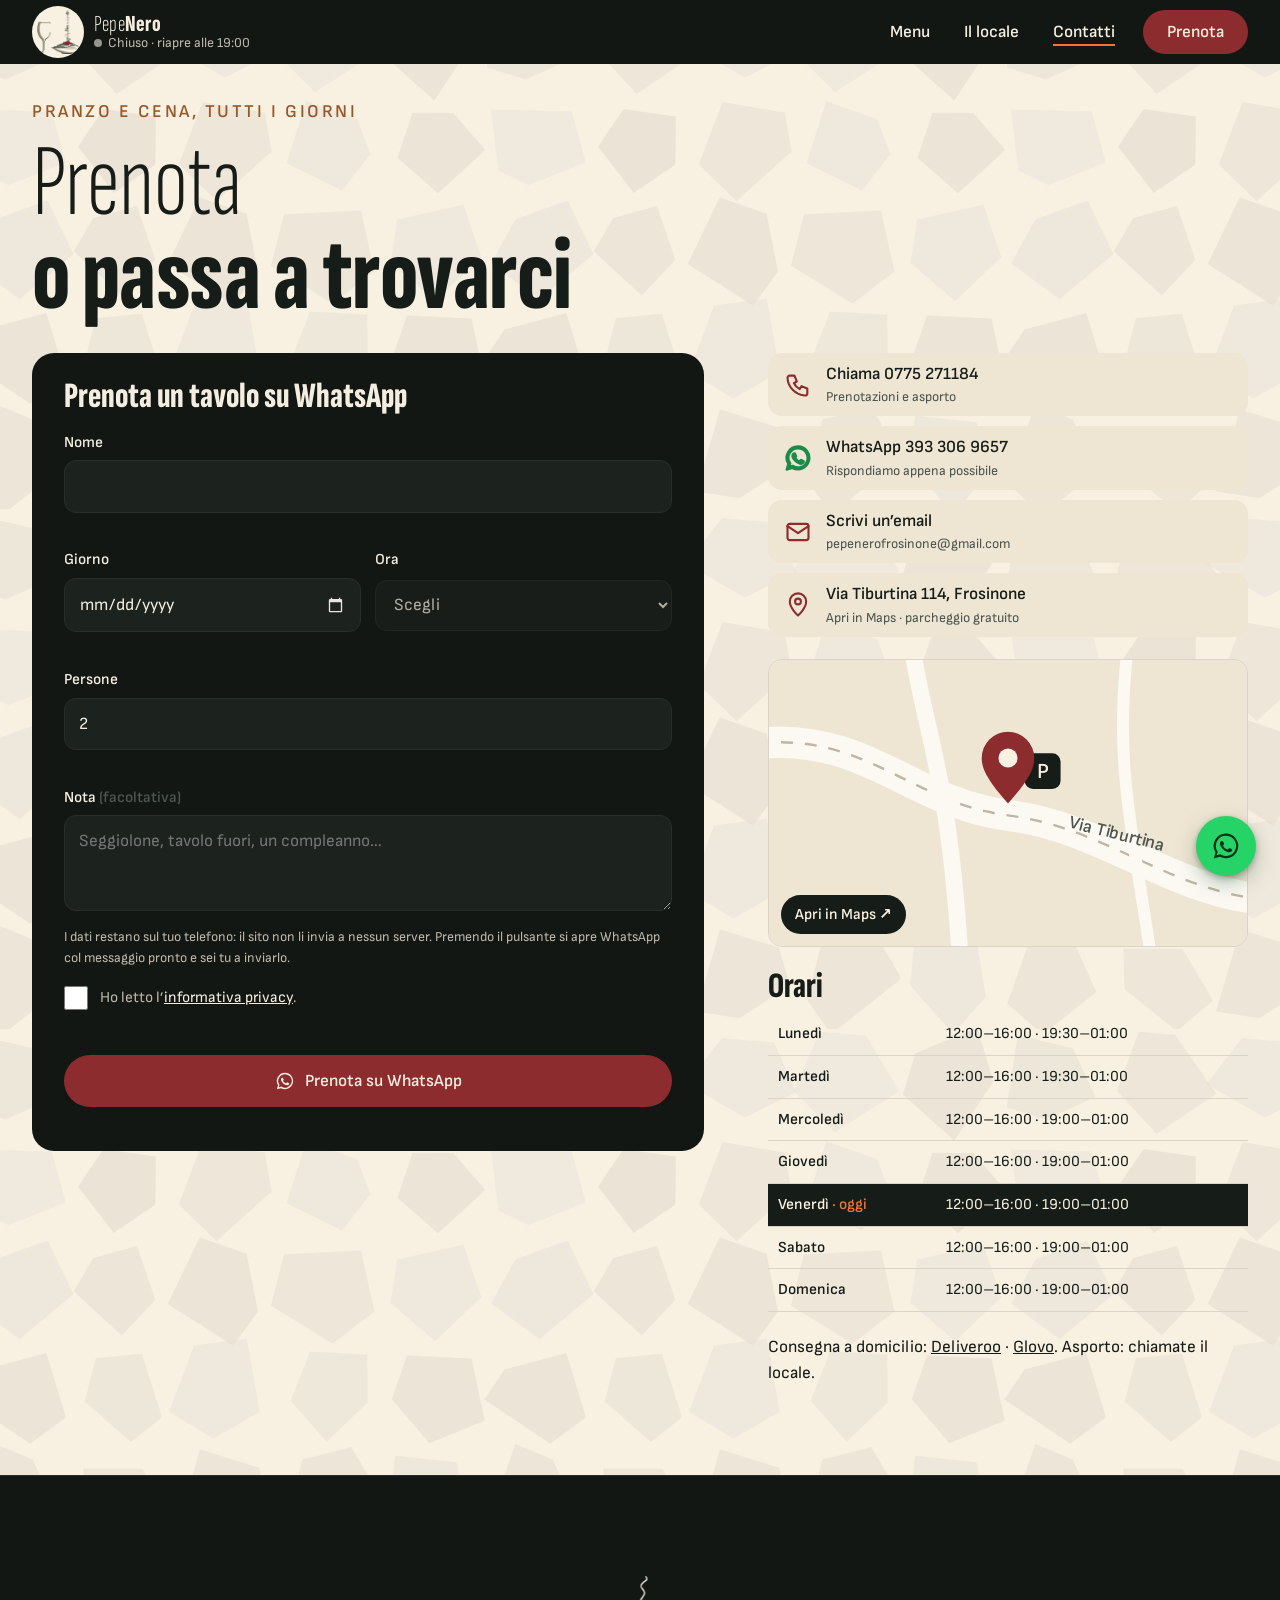
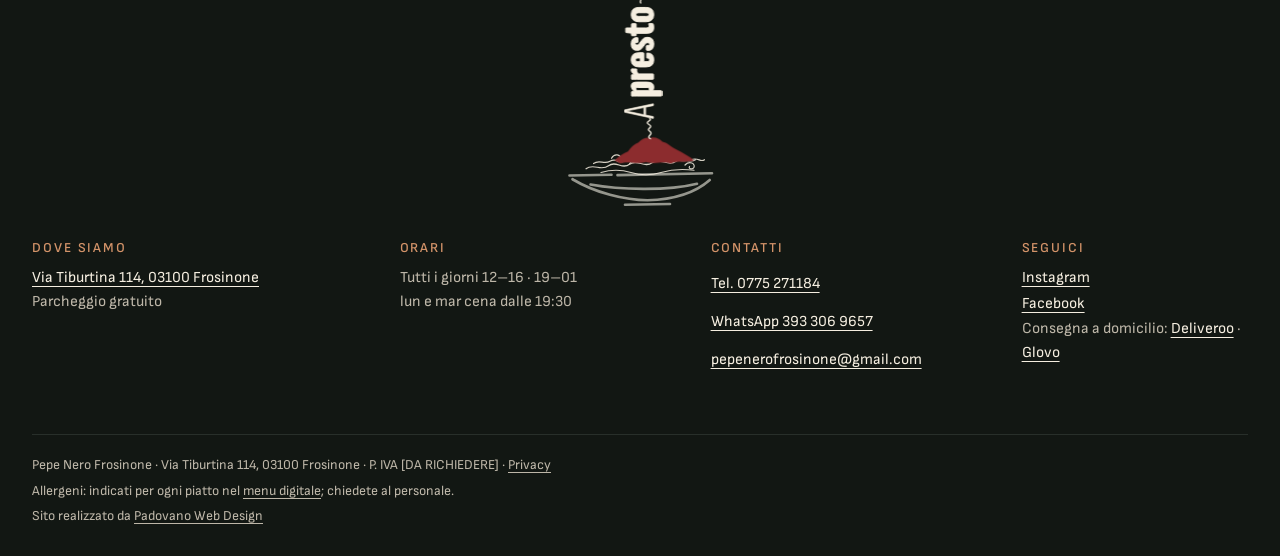
<file: contatti.html>
<!doctype html>
<html lang="it">
<head>
<meta charset="utf-8">
<meta name="viewport" content="width=device-width, initial-scale=1, viewport-fit=cover">
<title>Prenota o ordina | Pepe Nero Frosinone</title>
<meta name="description" content="Prenota un tavolo da Pepe Nero su WhatsApp o al telefono 0775 271184. Via Tiburtina, Frosinone: orari, mappa, parcheggio e consegna a domicilio.">
<link rel="canonical" href="https://chripav09-del.github.io/PepeNeroFrosinone/contatti.html">
<!-- BOZZA: noindex su ogni pagina. AL LANCIO: togliere (tranne 404). -->
<meta name="robots" content="noindex, nofollow">
<meta property="og:type" content="website">
<meta property="og:locale" content="it_IT">
<meta property="og:site_name" content="Pepe Nero Frosinone">
<meta property="og:title" content="Prenota o ordina | Pepe Nero Frosinone">
<meta property="og:description" content="Prenota un tavolo da Pepe Nero su WhatsApp o al telefono 0775 271184. Via Tiburtina, Frosinone: orari, mappa, parcheggio e consegna a domicilio.">
<meta property="og:url" content="https://chripav09-del.github.io/PepeNeroFrosinone/contatti.html">
<meta property="og:image" content="https://chripav09-del.github.io/PepeNeroFrosinone/og-image.jpg">
<meta property="og:image:width" content="1200">
<meta property="og:image:height" content="630">
<meta property="og:image:alt" content="Il pizzaiolo di Pepe Nero inforna una pizza nel forno a legna acceso">
<meta name="twitter:card" content="summary_large_image">
<meta name="theme-color" content="#111713">
<link rel="icon" href="favicon.ico" sizes="any">
<link rel="icon" href="favicon.svg" type="image/svg+xml">
<link rel="apple-touch-icon" href="apple-touch-icon.png">
<link rel="manifest" href="site.webmanifest">
<link rel="preload" href="fonts/sofia-sans-extra-condensed-800-normal.woff2" as="font" type="font/woff2" crossorigin>
<link rel="preload" href="fonts/sofia-sans-400-normal.woff2" as="font" type="font/woff2" crossorigin>
<link rel="stylesheet" href="css/token.css?v=1">
<link rel="stylesheet" href="css/base.css?v=1">
<link rel="stylesheet" href="css/componenti.css?v=1">
<link rel="stylesheet" href="css/pagine.css?v=1">
<script src="js/js-attivo.js?v=1"></script>
<script type="module" src="js/main.js?v=1"></script>
<script type="module" src="js/fumo.js?v=1"></script>
<script type="module" src="js/contatti.js?v=1"></script>
</head>
<body class="chiaro">
<a class="kit-salta" href="#contenuto">Salta al contenuto</a>
<header class="testata">
  <div class="contenitore testata__in">
    <a class="marchio" href="index.html">
      <span class="marchio__ovale"><img src="img/marchio.webp" width="187" height="200" alt="Pepe Nero Frosinone"></span>
      <span class="marchio__testo">
        <span class="marchio__nome" aria-hidden="true"><span>Pepe</span>Nero</span>
        <span class="stato" data-stato><span class="stato__punto"></span><span data-stato-testo>Tutti i giorni · 12–16 · 19–01</span></span>
      </span>
    </a>
    <nav class="nav" aria-label="Pagine">
      <a href="menu.html">Menu</a>
      <a href="locale.html">Il locale</a>
      <a href="contatti.html" aria-current="page">Contatti</a>
      <a class="bottone bottone--sugo" href="https://wa.me/393933069657?text=Ciao%20Pepe%20Nero%2C%20vorrei%20prenotare%20un%20tavolo.%20Giorno%3A%20%E2%80%A6%20Ora%3A%20%E2%80%A6%20Persone%3A%20%E2%80%A6" target="_blank" rel="noopener">Prenota</a>
    </nav>
    <button class="apri-menu" type="button" data-apri-menu aria-expanded="false" aria-controls="foglio-menu"><svg viewBox="0 0 24 24" aria-hidden="true" focusable="false" fill="none" stroke="currentColor" stroke-width="2.2" stroke-linecap="round"><path d="M4 8h16M4 16h11"/></svg><span>Menu</span></button>
  </div>
</header>
<main id="contenuto">
<div class="palladiana-fondo">
<div class="contenitore su-farina">
  <div class="testa-pagina">
    <p class="etichetta">Pranzo e cena, tutti i giorni</p>
    <h1 class="titolo"><span class="leggero">Prenota</span> <span class="pesante">o passa a trovarci</span></h1>
  </div>
  <div class="contatti-griglia">
    <form class="modulo" id="prenota" novalidate aria-labelledby="titolo-modulo">
      <h2 id="titolo-modulo">Prenota un tavolo su WhatsApp</h2>
      <div class="campo"><label for="nome">Nome</label><input id="nome" name="nome" autocomplete="name" required aria-describedby="nome-err"><span class="campo__err" id="nome-err"></span></div>
      <div class="modulo__riga">
        <div class="campo"><label for="giorno">Giorno</label><input id="giorno" name="giorno" type="date" required aria-describedby="giorno-err"><span class="campo__err" id="giorno-err"></span></div>
        <div class="campo"><label for="ora">Ora</label><select id="ora" name="ora" required aria-describedby="ora-err"><option value="">Scegli</option></select><span class="campo__err" id="ora-err"></span></div>
      </div>
      <div class="campo"><label for="persone">Persone</label><input id="persone" name="persone" type="number" inputmode="numeric" min="1" max="20" value="2" required aria-describedby="persone-err"><span class="campo__err" id="persone-err"></span></div>
      <div class="campo"><label for="nota">Nota <span class="muto">(facoltativa)</span></label><textarea id="nota" name="nota" placeholder="Seggiolone, tavolo fuori, un compleanno…"></textarea></div>
      <div class="trappola" aria-hidden="true"><label for="sito">Non compilare</label><input id="sito" name="sito" tabindex="-1" autocomplete="off"></div>
      <p class="modulo__nota">I dati restano sul tuo telefono: il sito non li invia a nessun server. Premendo il pulsante si apre WhatsApp col messaggio pronto e sei tu a inviarlo.</p>
      <label class="consenso" for="privacy"><input id="privacy" name="privacy" type="checkbox" required aria-describedby="privacy-err"><span>Ho letto l’<a href="privacy.html">informativa privacy</a>.</span></label>
      <span class="campo__err" id="privacy-err"></span>
      <button class="bottone bottone--sugo" type="submit"><svg viewBox="0 0 24 24" fill="currentColor" aria-hidden="true" focusable="false"><path d="M12.04 2a9.9 9.9 0 0 0-8.4 15.14L2.2 22l4.97-1.4A9.9 9.9 0 1 0 12.04 2Zm0 1.8a8.1 8.1 0 1 1-4.2 15.03l-.3-.18-2.95.83.8-2.87-.2-.31A8.1 8.1 0 0 1 12.04 3.8Zm4.4 10.63c-.24-.12-1.42-.7-1.64-.78-.22-.08-.38-.12-.54.12-.16.24-.62.78-.76.94-.14.16-.28.18-.52.06-.24-.12-1.02-.38-1.94-1.2-.72-.64-1.2-1.42-1.34-1.66-.14-.24-.02-.37.1-.49.11-.11.24-.28.36-.42.12-.14.16-.24.24-.4.08-.16.04-.3-.02-.42-.06-.12-.54-1.3-.74-1.78-.2-.47-.4-.4-.54-.41h-.46c-.16 0-.42.06-.64.3-.22.24-.84.82-.84 2s.86 2.32.98 2.48c.12.16 1.7 2.58 4.1 3.62.58.25 1.03.4 1.38.51.58.19 1.1.16 1.52.1.46-.07 1.42-.58 1.62-1.14.2-.56.2-1.04.14-1.14-.06-.1-.22-.16-.46-.28Z"/></svg>Prenota su WhatsApp</button>
      <p class="modulo__nota" id="prenota-stato" role="status" aria-live="polite"></p>
    </form>
    <div class="recapiti">
      <div class="recapiti__azioni">
        <a href="tel:+390775271184"><svg viewBox="0 0 24 24" aria-hidden="true" focusable="false" class="icona"><path d="M5 4h4l2 5-2.5 1.5a11 11 0 0 0 5 5L15 13l5 2v4a2 2 0 0 1-2 2A16 16 0 0 1 3 6a2 2 0 0 1 2-2"/></svg><span><strong>Chiama 0775 271184</strong><small>Prenotazioni e asporto</small></span></a>
        <a href="https://wa.me/393933069657?text=Ciao%20Pepe%20Nero%2C%20vorrei%20prenotare%20un%20tavolo.%20Giorno%3A%20%E2%80%A6%20Ora%3A%20%E2%80%A6%20Persone%3A%20%E2%80%A6" target="_blank" rel="noopener"><span class="icona" style="color:#1a8c48"><svg viewBox="0 0 24 24" fill="currentColor" aria-hidden="true" focusable="false"><path d="M12.04 2a9.9 9.9 0 0 0-8.4 15.14L2.2 22l4.97-1.4A9.9 9.9 0 1 0 12.04 2Zm0 1.8a8.1 8.1 0 1 1-4.2 15.03l-.3-.18-2.95.83.8-2.87-.2-.31A8.1 8.1 0 0 1 12.04 3.8Zm4.4 10.63c-.24-.12-1.42-.7-1.64-.78-.22-.08-.38-.12-.54.12-.16.24-.62.78-.76.94-.14.16-.28.18-.52.06-.24-.12-1.02-.38-1.94-1.2-.72-.64-1.2-1.42-1.34-1.66-.14-.24-.02-.37.1-.49.11-.11.24-.28.36-.42.12-.14.16-.24.24-.4.08-.16.04-.3-.02-.42-.06-.12-.54-1.3-.74-1.78-.2-.47-.4-.4-.54-.41h-.46c-.16 0-.42.06-.64.3-.22.24-.84.82-.84 2s.86 2.32.98 2.48c.12.16 1.7 2.58 4.1 3.62.58.25 1.03.4 1.38.51.58.19 1.1.16 1.52.1.46-.07 1.42-.58 1.62-1.14.2-.56.2-1.04.14-1.14-.06-.1-.22-.16-.46-.28Z"/></svg></span><span><strong>WhatsApp 393 306 9657</strong><small>Rispondiamo appena possibile</small></span></a>
        <a href="mailto:pepenerofrosinone@gmail.com"><svg viewBox="0 0 24 24" aria-hidden="true" focusable="false" class="icona"><rect x="3" y="5" width="18" height="14" rx="2"/><path d="m3 7 9 6 9-6"/></svg><span><strong>Scrivi un’email</strong><small>pepenerofrosinone@gmail.com</small></span></a>
        <!-- CIVICO DA CONFERMARE: 114 vs 174 -->
        <a href="https://www.google.com/maps/search/?api=1&query=Pepe+Nero+Frosinone+Via+Tiburtina" target="_blank" rel="noopener"><svg viewBox="0 0 24 24" aria-hidden="true" focusable="false" class="icona"><path d="M12 21s-7-6.2-7-12a7 7 0 0 1 14 0c0 5.8-7 12-7 12Z"/><circle cx="12" cy="9" r="2.5"/></svg><span><strong>Via Tiburtina 114, Frosinone</strong><small>Apri in Maps · parcheggio gratuito</small></span></a>
      </div>
      <a class="mappa" href="https://www.google.com/maps/search/?api=1&query=Pepe+Nero+Frosinone+Via+Tiburtina" target="_blank" rel="noopener" aria-label="Apri Pepe Nero in Google Maps"><svg viewBox="0 0 400 240" role="img" aria-label="Schizzo: Pepe Nero su Via Tiburtina, con parcheggio">
  <rect width="400" height="240" fill="hsl(40 45% 88%)"/>
  <path d="M-10 70 C80 60 120 120 200 130 S330 190 410 200" fill="none" stroke="hsl(41 62% 97%)" stroke-width="26" stroke-linecap="round"/>
  <path d="M-10 70 C80 60 120 120 200 130 S330 190 410 200" fill="none" stroke="hsl(36 18% 70%)" stroke-width="2" stroke-dasharray="10 10"/>
  <path d="M120 -10 C130 60 150 90 160 250" fill="none" stroke="hsl(41 62% 97%)" stroke-width="14"/>
  <path d="M300 -10 C290 80 300 120 320 250" fill="none" stroke="hsl(41 62% 97%)" stroke-width="10"/>
  <text x="250" y="140" font-family="Sofia Sans, sans-serif" font-size="15" font-weight="600" fill="hsl(140 6% 32%)" transform="rotate(14 250 140)">Via Tiburtina</text>
  <rect x="214" y="78" width="30" height="30" rx="7" fill="hsl(140 14% 10%)"/><text x="229" y="99" text-anchor="middle" font-family="Sofia Sans, sans-serif" font-size="18" font-weight="600" fill="hsl(41 62% 93%)">P</text>
  <path d="M200 120 c-16-18-22-28-22-38a22 22 0 0 1 44 0c0 10-6 20-22 38Z" fill="hsl(359 52% 36%)"/>
  <circle cx="200" cy="82" r="8" fill="hsl(41 62% 93%)"/>
</svg><span class="mappa__etichetta">Apri in Maps ↗</span></a>
      <div>
        <h2>Orari</h2>
        <table class="orari">
          <caption class="kit-visivamente-nascosto">Orari della settimana</caption>
          <tbody>
            <tr data-giorno="1"><th scope="row">lunedì</th><td>12:00–16:00 · 19:30–01:00</td></tr>
            <tr data-giorno="2"><th scope="row">martedì</th><td>12:00–16:00 · 19:30–01:00</td></tr>
            <tr data-giorno="3"><th scope="row">mercoledì</th><td>12:00–16:00 · 19:00–01:00</td></tr>
            <tr data-giorno="4"><th scope="row">giovedì</th><td>12:00–16:00 · 19:00–01:00</td></tr>
            <tr data-giorno="5"><th scope="row">venerdì</th><td>12:00–16:00 · 19:00–01:00</td></tr>
            <tr data-giorno="6"><th scope="row">sabato</th><td>12:00–16:00 · 19:00–01:00</td></tr>
            <tr data-giorno="0"><th scope="row">domenica</th><td>12:00–16:00 · 19:00–01:00</td></tr>
          </tbody>
        </table>
      </div>
      <p>Consegna a domicilio: <a href="https://deliveroo.it/it/menu/frosinone/frosinone/pepe-nero-frosinone" target="_blank" rel="noopener">Deliveroo</a> · <a href="https://glovoapp.com/en/it/frosinone/stores/pepe-nero-frs" target="_blank" rel="noopener">Glovo</a>. Asporto: chiamate il locale.</p>
    </div>
  </div>
</div>
</div>
</main>
<footer class="piede">
  <div class="contenitore">
    <svg class="vesuvio piede__vesuvio" data-scritta="apresto" data-quando="vista"></svg>
    <p class="kit-visivamente-nascosto">A presto da Pepe Nero</p>
    <div class="piede__griglia">
      <div>
        <h2>Dove siamo</h2>
        <!-- CIVICO DA CONFERMARE: 114 vs 174 -->
        <p><a href="https://www.google.com/maps/search/?api=1&query=Pepe+Nero+Frosinone+Via+Tiburtina" target="_blank" rel="noopener">Via Tiburtina 114, 03100 Frosinone</a><br>Parcheggio gratuito</p>
      </div>
      <div>
        <h2>Orari</h2>
        <p>Tutti i giorni 12–16 · 19–01<br>lun e mar cena dalle 19:30</p>
      </div>
      <div class="piede__contatti">
        <h2>Contatti</h2>
        <ul role="list">
          <li><a href="tel:+390775271184">Tel. 0775 271184</a></li>
          <li><a href="https://wa.me/393933069657?text=Ciao%20Pepe%20Nero%2C%20vorrei%20prenotare%20un%20tavolo.%20Giorno%3A%20%E2%80%A6%20Ora%3A%20%E2%80%A6%20Persone%3A%20%E2%80%A6" target="_blank" rel="noopener">WhatsApp 393 306 9657</a></li>
          <li><a href="mailto:pepenerofrosinone@gmail.com">pepenerofrosinone@gmail.com</a></li>
        </ul>
      </div>
      <div>
        <h2>Seguici</h2>
        <ul role="list">
          <li><a href="https://www.instagram.com/pepenerofrosinone/" target="_blank" rel="noopener">Instagram</a></li>
          <li><a href="https://www.facebook.com/frosinonepepenero" target="_blank" rel="noopener">Facebook</a></li>
        </ul>
        <p>Consegna a domicilio: <a href="https://deliveroo.it/it/menu/frosinone/frosinone/pepe-nero-frosinone" target="_blank" rel="noopener">Deliveroo</a> · <a href="https://glovoapp.com/en/it/frosinone/stores/pepe-nero-frs" target="_blank" rel="noopener">Glovo</a></p>
      </div>
    </div>
    <div class="kit-legale">
      <!-- CIVICO DA CONFERMARE: 114 vs 174 -->
      <p class="kit-legale__riga">Pepe Nero Frosinone · Via Tiburtina 114, 03100 Frosinone · P. IVA [DA RICHIEDERE] · <a href="privacy.html">Privacy</a></p>
      <p class="kit-legale__riga">Allergeni: indicati per ogni piatto nel <a href="https://www.leggimenu.it/menu/pepenerofrosinone" target="_blank" rel="noopener">menu digitale</a>; chiedete al personale.</p>
      <p class="kit-legale__riga">Sito realizzato da <a href="https://padovanowebdesign.it" target="_blank" rel="noopener">Padovano Web Design</a></p>
    </div>
  </div>
</footer>
<a class="kit-wa" href="https://wa.me/393933069657?text=Ciao%20Pepe%20Nero%2C%20vorrei%20prenotare%20un%20tavolo.%20Giorno%3A%20%E2%80%A6%20Ora%3A%20%E2%80%A6%20Persone%3A%20%E2%80%A6" target="_blank" rel="noopener" aria-label="Scrivi a Pepe Nero su WhatsApp"><svg viewBox="0 0 24 24" fill="currentColor" aria-hidden="true" focusable="false"><path d="M12.04 2a9.9 9.9 0 0 0-8.4 15.14L2.2 22l4.97-1.4A9.9 9.9 0 1 0 12.04 2Zm0 1.8a8.1 8.1 0 1 1-4.2 15.03l-.3-.18-2.95.83.8-2.87-.2-.31A8.1 8.1 0 0 1 12.04 3.8Zm4.4 10.63c-.24-.12-1.42-.7-1.64-.78-.22-.08-.38-.12-.54.12-.16.24-.62.78-.76.94-.14.16-.28.18-.52.06-.24-.12-1.02-.38-1.94-1.2-.72-.64-1.2-1.42-1.34-1.66-.14-.24-.02-.37.1-.49.11-.11.24-.28.36-.42.12-.14.16-.24.24-.4.08-.16.04-.3-.02-.42-.06-.12-.54-1.3-.74-1.78-.2-.47-.4-.4-.54-.41h-.46c-.16 0-.42.06-.64.3-.22.24-.84.82-.84 2s.86 2.32.98 2.48c.12.16 1.7 2.58 4.1 3.62.58.25 1.03.4 1.38.51.58.19 1.1.16 1.52.1.46-.07 1.42-.58 1.62-1.14.2-.56.2-1.04.14-1.14-.06-.1-.22-.16-.46-.28Z"/></svg></a>
<div class="foglio" id="foglio-menu" role="dialog" aria-modal="true" aria-label="Menu del sito" hidden>
  <div class="foglio__velo" data-chiudi-menu></div>
  <div class="foglio__pannello">
    <div class="foglio__maniglia"></div>
    <div class="foglio__testa"><span class="etichetta">Pepe Nero · Frosinone</span><button class="foglio__chiudi" type="button" data-chiudi-menu aria-label="Chiudi il menu"><svg viewBox="0 0 24 24" aria-hidden="true" focusable="false" fill="none" stroke="currentColor" stroke-width="2.2" stroke-linecap="round"><path d="M6 6l12 12M18 6 6 18"/></svg></button></div>
    <nav aria-label="Pagine (menu da telefono)">
      <ul role="list">
        <li><a href="index.html">Home<svg width="22" height="22" viewBox="0 0 24 24" aria-hidden="true" focusable="false" fill="none" stroke="currentColor" stroke-width="2.2" stroke-linecap="round" stroke-linejoin="round"><path d="M5 12h14M13 6l6 6-6 6"/></svg></a></li>
        <li><a href="menu.html">Menu<svg width="22" height="22" viewBox="0 0 24 24" aria-hidden="true" focusable="false" fill="none" stroke="currentColor" stroke-width="2.2" stroke-linecap="round" stroke-linejoin="round"><path d="M5 12h14M13 6l6 6-6 6"/></svg></a></li>
        <li><a href="locale.html">Il locale<svg width="22" height="22" viewBox="0 0 24 24" aria-hidden="true" focusable="false" fill="none" stroke="currentColor" stroke-width="2.2" stroke-linecap="round" stroke-linejoin="round"><path d="M5 12h14M13 6l6 6-6 6"/></svg></a></li>
        <li><a href="contatti.html" aria-current="page">Contatti<svg width="22" height="22" viewBox="0 0 24 24" aria-hidden="true" focusable="false" fill="none" stroke="currentColor" stroke-width="2.2" stroke-linecap="round" stroke-linejoin="round"><path d="M5 12h14M13 6l6 6-6 6"/></svg></a></li>
      </ul>
    </nav>
    <p class="foglio__orari" data-oggi>Tutti i giorni 12:00–16:00 · 19:00–01:00 (lun e mar cena dalle 19:30)</p>
    <div class="foglio__azioni">
      <a class="bottone bottone--contorno" href="tel:+390775271184"><svg viewBox="0 0 24 24" aria-hidden="true" focusable="false"><path d="M5 4h4l2 5-2.5 1.5a11 11 0 0 0 5 5L15 13l5 2v4a2 2 0 0 1-2 2A16 16 0 0 1 3 6a2 2 0 0 1 2-2"/></svg>Chiama</a>
      <a class="bottone bottone--sugo" href="https://wa.me/393933069657?text=Ciao%20Pepe%20Nero%2C%20vorrei%20prenotare%20un%20tavolo.%20Giorno%3A%20%E2%80%A6%20Ora%3A%20%E2%80%A6%20Persone%3A%20%E2%80%A6" target="_blank" rel="noopener"><svg viewBox="0 0 24 24" fill="currentColor" aria-hidden="true" focusable="false"><path d="M12.04 2a9.9 9.9 0 0 0-8.4 15.14L2.2 22l4.97-1.4A9.9 9.9 0 1 0 12.04 2Zm0 1.8a8.1 8.1 0 1 1-4.2 15.03l-.3-.18-2.95.83.8-2.87-.2-.31A8.1 8.1 0 0 1 12.04 3.8Zm4.4 10.63c-.24-.12-1.42-.7-1.64-.78-.22-.08-.38-.12-.54.12-.16.24-.62.78-.76.94-.14.16-.28.18-.52.06-.24-.12-1.02-.38-1.94-1.2-.72-.64-1.2-1.42-1.34-1.66-.14-.24-.02-.37.1-.49.11-.11.24-.28.36-.42.12-.14.16-.24.24-.4.08-.16.04-.3-.02-.42-.06-.12-.54-1.3-.74-1.78-.2-.47-.4-.4-.54-.41h-.46c-.16 0-.42.06-.64.3-.22.24-.84.82-.84 2s.86 2.32.98 2.48c.12.16 1.7 2.58 4.1 3.62.58.25 1.03.4 1.38.51.58.19 1.1.16 1.52.1.46-.07 1.42-.58 1.62-1.14.2-.56.2-1.04.14-1.14-.06-.1-.22-.16-.46-.28Z"/></svg>WhatsApp</a>
    </div>
  </div>
</div>
</body>
</html>
</file>
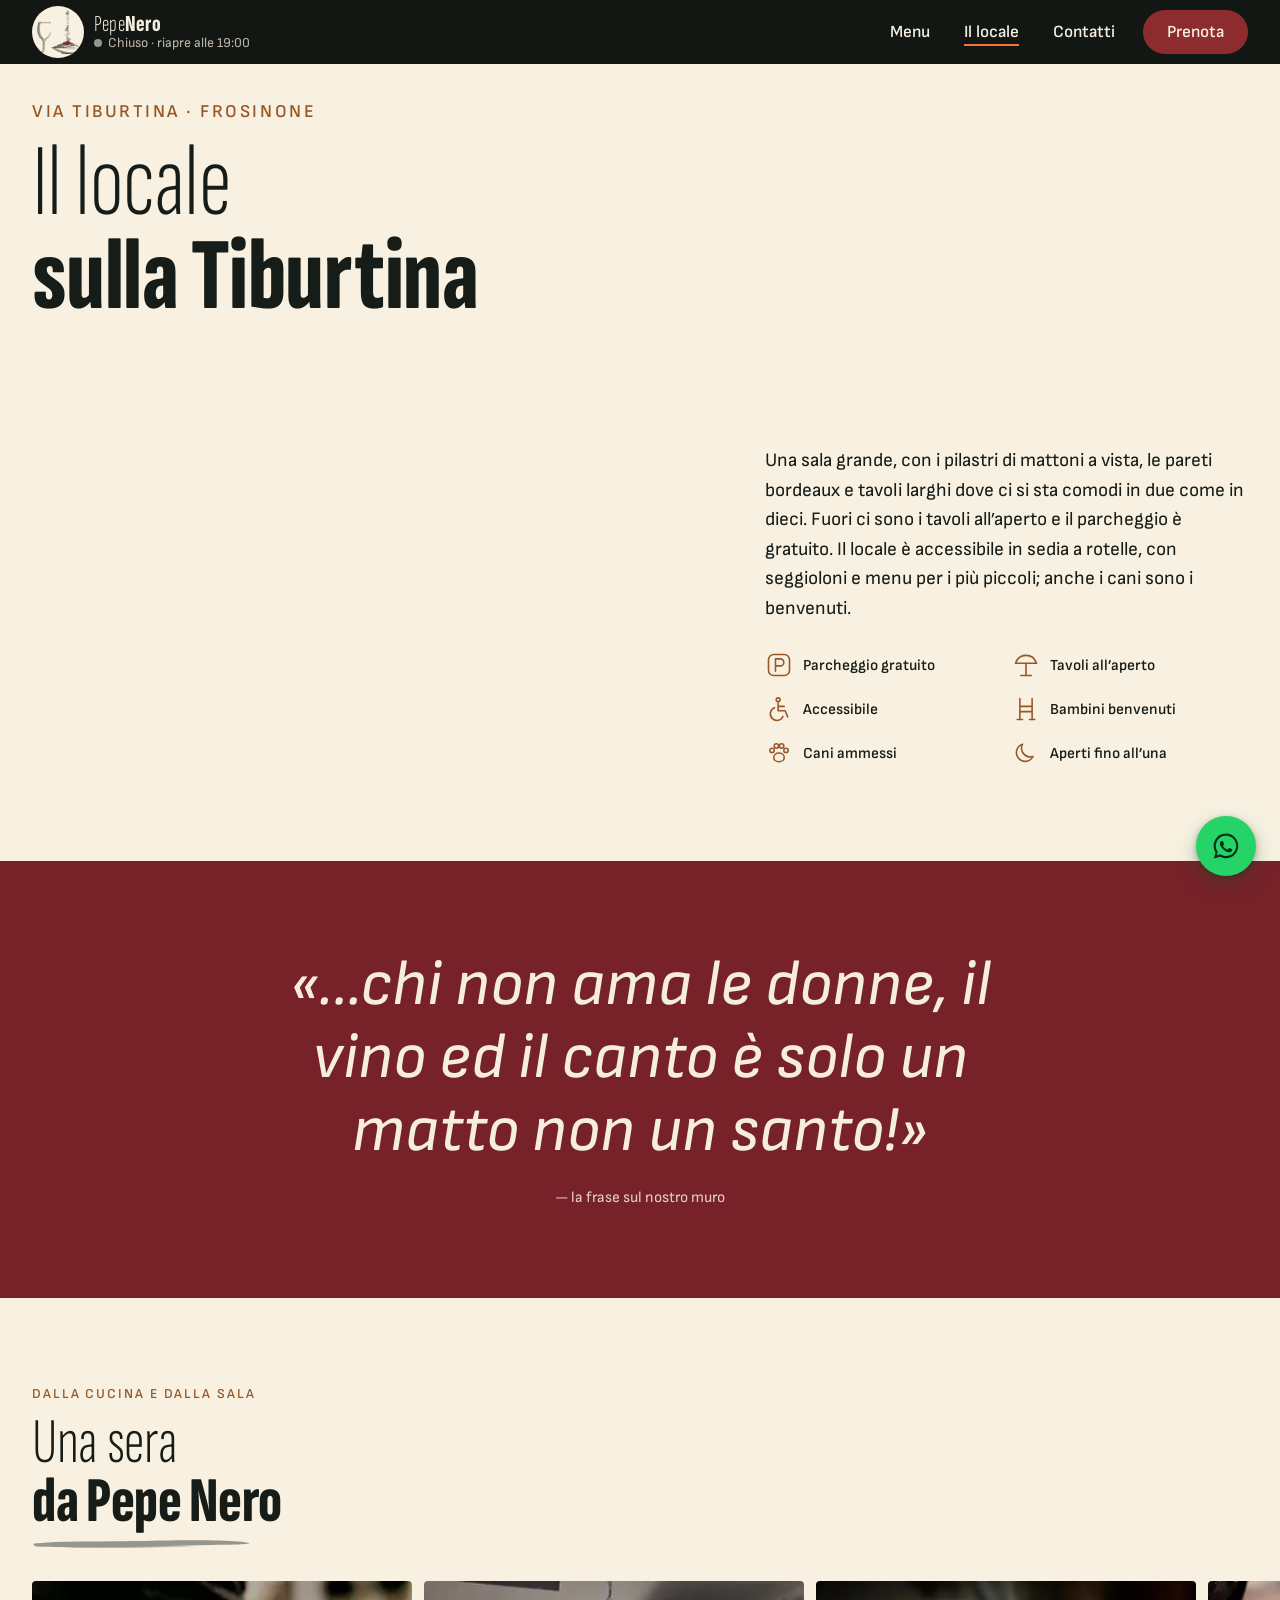
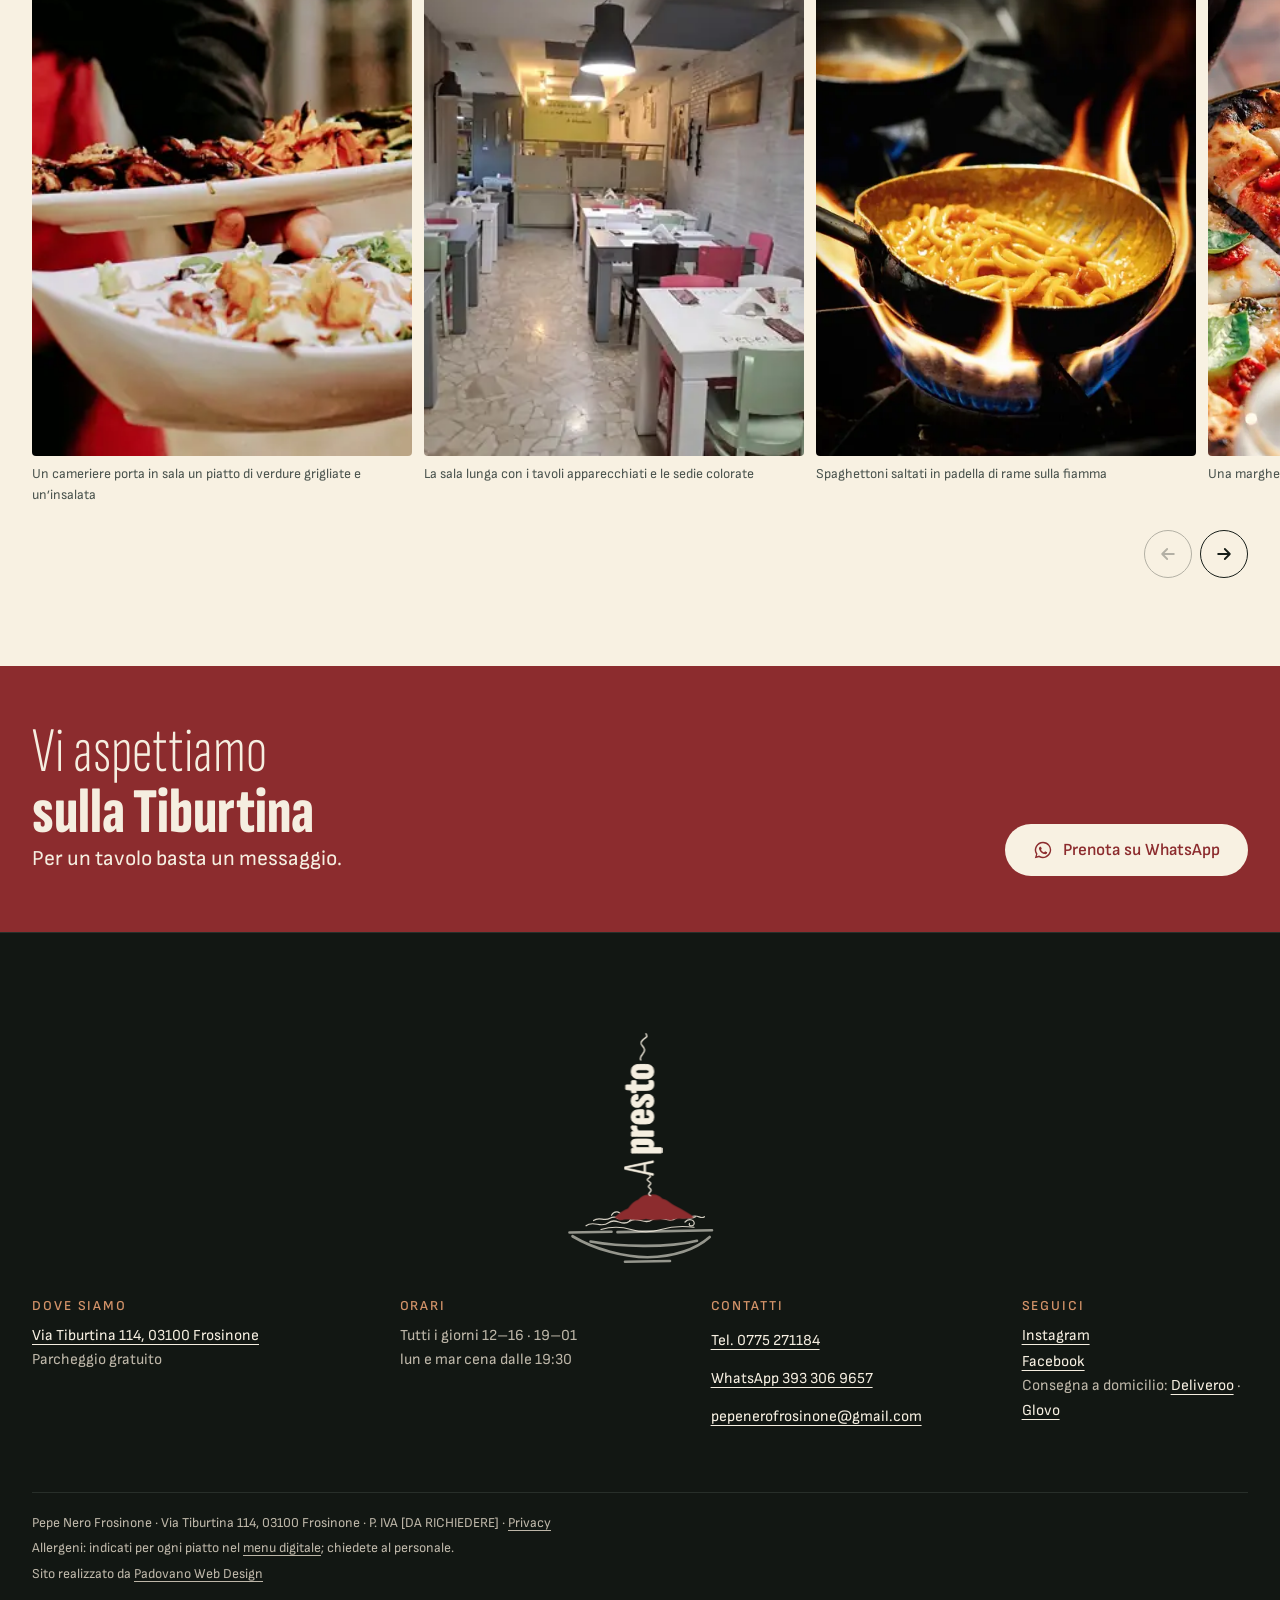
<file: locale.html>
<!doctype html>
<html lang="it">
<head>
<meta charset="utf-8">
<meta name="viewport" content="width=device-width, initial-scale=1, viewport-fit=cover">
<title>Il locale e la sala | Pepe Nero, Via Tiburtina, Frosinone</title>
<meta name="description" content="Sala grande con mattoni a vista, tavoli all'aperto, parcheggio gratuito e accesso per tutti. Pepe Nero, pizzeria napoletana in Via Tiburtina a Frosinone.">
<link rel="canonical" href="https://chripav09-del.github.io/PepeNeroFrosinone/locale.html">
<!-- BOZZA: noindex su ogni pagina. AL LANCIO: togliere (tranne 404). -->
<meta name="robots" content="noindex, nofollow">
<meta property="og:type" content="website">
<meta property="og:locale" content="it_IT">
<meta property="og:site_name" content="Pepe Nero Frosinone">
<meta property="og:title" content="Il locale e la sala | Pepe Nero, Via Tiburtina, Frosinone">
<meta property="og:description" content="Sala grande con mattoni a vista, tavoli all'aperto, parcheggio gratuito e accesso per tutti. Pepe Nero, pizzeria napoletana in Via Tiburtina a Frosinone.">
<meta property="og:url" content="https://chripav09-del.github.io/PepeNeroFrosinone/locale.html">
<meta property="og:image" content="https://chripav09-del.github.io/PepeNeroFrosinone/og-image.jpg">
<meta property="og:image:width" content="1200">
<meta property="og:image:height" content="630">
<meta property="og:image:alt" content="Il pizzaiolo di Pepe Nero inforna una pizza nel forno a legna acceso">
<meta name="twitter:card" content="summary_large_image">
<meta name="theme-color" content="#111713">
<link rel="icon" href="favicon.ico" sizes="any">
<link rel="icon" href="favicon.svg" type="image/svg+xml">
<link rel="apple-touch-icon" href="apple-touch-icon.png">
<link rel="manifest" href="site.webmanifest">
<link rel="preload" href="fonts/sofia-sans-extra-condensed-800-normal.woff2" as="font" type="font/woff2" crossorigin>
<link rel="preload" href="fonts/sofia-sans-400-normal.woff2" as="font" type="font/woff2" crossorigin>
<link rel="stylesheet" href="css/token.css?v=1">
<link rel="stylesheet" href="css/base.css?v=1">
<link rel="stylesheet" href="css/componenti.css?v=1">
<link rel="stylesheet" href="css/pagine.css?v=1">
<script src="js/js-attivo.js?v=1"></script>
<script type="module" src="js/main.js?v=1"></script>
<script type="module" src="js/fumo.js?v=1"></script>
</head>
<body class="chiaro">
<a class="kit-salta" href="#contenuto">Salta al contenuto</a>
<header class="testata">
  <div class="contenitore testata__in">
    <a class="marchio" href="index.html">
      <span class="marchio__ovale"><img src="img/marchio.webp" width="187" height="200" alt="Pepe Nero Frosinone"></span>
      <span class="marchio__testo">
        <span class="marchio__nome" aria-hidden="true"><span>Pepe</span>Nero</span>
        <span class="stato" data-stato><span class="stato__punto"></span><span data-stato-testo>Tutti i giorni · 12–16 · 19–01</span></span>
      </span>
    </a>
    <nav class="nav" aria-label="Pagine">
      <a href="menu.html">Menu</a>
      <a href="locale.html" aria-current="page">Il locale</a>
      <a href="contatti.html">Contatti</a>
      <a class="bottone bottone--sugo" href="https://wa.me/393933069657?text=Ciao%20Pepe%20Nero%2C%20vorrei%20prenotare%20un%20tavolo.%20Giorno%3A%20%E2%80%A6%20Ora%3A%20%E2%80%A6%20Persone%3A%20%E2%80%A6" target="_blank" rel="noopener">Prenota</a>
    </nav>
    <button class="apri-menu" type="button" data-apri-menu aria-expanded="false" aria-controls="foglio-menu"><svg viewBox="0 0 24 24" aria-hidden="true" focusable="false" fill="none" stroke="currentColor" stroke-width="2.2" stroke-linecap="round"><path d="M4 8h16M4 16h11"/></svg><span>Menu</span></button>
  </div>
</header>
<main id="contenuto">
<div class="contenitore su-farina">
  <div class="testa-pagina">
    <p class="etichetta">Via Tiburtina · Frosinone</p>
    <h1 class="titolo"><span class="leggero">Il locale</span> <span class="pesante">sulla Tiburtina</span></h1>
  </div>
  <div class="locale-intro">
    <figure class="locale-foto scopri"><picture><source type="image/webp" srcset="img/sala-mattoni-bancone-480.webp 480w, img/sala-mattoni-bancone-960.webp 960w, img/sala-mattoni-bancone-1600.webp 1600w" sizes="(min-width: 900px) 58vw, 100vw"><img src="img/sala-mattoni-bancone-960.jpg" srcset="img/sala-mattoni-bancone-480.jpg 480w, img/sala-mattoni-bancone-960.jpg 960w, img/sala-mattoni-bancone-1600.jpg 1600w" sizes="(min-width: 900px) 58vw, 100vw" width="960" height="720" alt="La sala con i pilastri di mattoni a vista, le pareti bordeaux e il bancone" loading="lazy" decoding="async"></picture></figure>
    <div class="locale-testo">
      <p>Una sala grande, con i pilastri di mattoni a vista, le pareti bordeaux e tavoli larghi dove ci si sta comodi in due come in dieci. Fuori ci sono i tavoli all’aperto e il parcheggio è gratuito. Il locale è accessibile in sedia a rotelle, con seggioloni e menu per i più piccoli; anche i cani sono i benvenuti.</p>
      <ul class="comodita" role="list">
        <li><svg viewBox="0 0 32 32" aria-hidden="true" focusable="false" class="icona"><rect x="4" y="4" width="24" height="24" rx="6"/><path d="M12 23V9h5.5a4 4 0 0 1 0 8H12"/></svg>Parcheggio gratuito</li>
        <li><svg viewBox="0 0 32 32" aria-hidden="true" focusable="false" class="icona"><path d="M4 14C6 8 11 5 16 5s10 3 12 9H4ZM16 14v14M10 28h12"/></svg>Tavoli all’aperto</li>
        <li><svg viewBox="0 0 32 32" aria-hidden="true" focusable="false" class="icona"><circle cx="15" cy="5.5" r="2.2"/><path d="M15 9v9h8l3 7M15 13h7M11 14.5a7.5 7.5 0 1 0 9.5 10"/></svg>Accessibile</li>
        <li><svg viewBox="0 0 32 32" aria-hidden="true" focusable="false" class="icona"><path d="M9 4v24M23 4v24M9 13h14M9 19h14M6 28h6M20 28h6"/></svg>Bambini benvenuti</li>
        <li><svg viewBox="0 0 32 32" aria-hidden="true" focusable="false" class="icona"><ellipse cx="16" cy="21" rx="6" ry="5"/><circle cx="8" cy="13" r="2.5"/><circle cx="13" cy="8" r="2.5"/><circle cx="19" cy="8" r="2.5"/><circle cx="24" cy="13" r="2.5"/></svg>Cani ammessi</li>
        <li><svg viewBox="0 0 32 32" aria-hidden="true" focusable="false" class="icona"><path d="M24 20A10 10 0 0 1 12 6a10 10 0 1 0 12 14Z"/></svg>Aperti fino all’una</li>
      </ul>
    </div>
  </div>
</div>
<!-- ATTRIBUZIONE E USO DA CONFERMARE COL CLIENTE -->
<figure class="parete">
  <div class="contenitore">
    <blockquote><p>«…chi non ama le donne, il vino ed il canto è solo un matto non un santo!»</p></blockquote>
    <figcaption>— la frase sul nostro muro</figcaption>
  </div>
</figure>
<section class="sezione su-farina" aria-labelledby="titolo-galleria">
  <div class="contenitore galleria">
    <div class="sezione__testa"><p class="etichetta">Dalla cucina e dalla sala</p><h2 class="titolo pennellata" id="titolo-galleria"><span class="leggero">Una sera</span> <span class="pesante">da Pepe Nero</span></h2></div>
    <div class="carosello " role="region" aria-roledescription="carosello" aria-label="Foto del locale e dei piatti">
  <div class="carosello__binario" tabindex="0">
<figure><picture><source type="image/webp" srcset="img/servizio-in-sala-480.webp 480w, img/servizio-in-sala-960.webp 960w, img/servizio-in-sala-1600.webp 1600w" sizes="(min-width: 900px) 380px, 72vw"><img src="img/servizio-in-sala-960.jpg" srcset="img/servizio-in-sala-480.jpg 480w, img/servizio-in-sala-960.jpg 960w, img/servizio-in-sala-1600.jpg 1600w" sizes="(min-width: 900px) 380px, 72vw" width="960" height="767" alt="Un cameriere porta in sala un piatto di verdure grigliate e un’insalata" loading="lazy" decoding="async"></picture><figcaption>Un cameriere porta in sala un piatto di verdure grigliate e un’insalata</figcaption></figure>
<figure><picture><source type="image/webp" srcset="img/sala-lunga-tavoli-480.webp 480w, img/sala-lunga-tavoli-960.webp 960w, img/sala-lunga-tavoli-1600.webp 1400w" sizes="(min-width: 900px) 380px, 72vw"><img src="img/sala-lunga-tavoli-960.jpg" srcset="img/sala-lunga-tavoli-480.jpg 480w, img/sala-lunga-tavoli-960.jpg 960w, img/sala-lunga-tavoli-1600.jpg 1400w" sizes="(min-width: 900px) 380px, 72vw" width="960" height="720" alt="La sala lunga con i tavoli apparecchiati e le sedie colorate" loading="lazy" decoding="async"></picture><figcaption>La sala lunga con i tavoli apparecchiati e le sedie colorate</figcaption></figure>
<figure><picture><source type="image/webp" srcset="img/spaghetti-padella-fiamma-480.webp 480w, img/spaghetti-padella-fiamma-960.webp 960w, img/spaghetti-padella-fiamma-1600.webp 1600w" sizes="(min-width: 900px) 380px, 72vw"><img src="img/spaghetti-padella-fiamma-960.jpg" srcset="img/spaghetti-padella-fiamma-480.jpg 480w, img/spaghetti-padella-fiamma-960.jpg 960w, img/spaghetti-padella-fiamma-1600.jpg 1600w" sizes="(min-width: 900px) 380px, 72vw" width="960" height="1199" alt="Spaghettoni saltati in padella di rame sulla fiamma" loading="lazy" decoding="async"></picture><figcaption>Spaghettoni saltati in padella di rame sulla fiamma</figcaption></figure>
<figure><picture><source type="image/webp" srcset="img/pizza-margherita-condivisa-480.webp 480w, img/pizza-margherita-condivisa-960.webp 960w, img/pizza-margherita-condivisa-1600.webp 1591w" sizes="(min-width: 900px) 380px, 72vw"><img src="img/pizza-margherita-condivisa-960.jpg" srcset="img/pizza-margherita-condivisa-480.jpg 480w, img/pizza-margherita-condivisa-960.jpg 960w, img/pizza-margherita-condivisa-1600.jpg 1591w" sizes="(min-width: 900px) 380px, 72vw" width="960" height="1207" alt="Una margherita tagliata a spicchi, divisa al tavolo con una birra" loading="lazy" decoding="async"></picture><figcaption>Una margherita tagliata a spicchi, divisa al tavolo con una birra</figcaption></figure>
<figure><picture><source type="image/webp" srcset="img/zuppa-fagioli-crostini-480.webp 480w, img/zuppa-fagioli-crostini-960.webp 960w, img/zuppa-fagioli-crostini-1600.webp 1500w" sizes="(min-width: 900px) 380px, 72vw"><img src="img/zuppa-fagioli-crostini-960.jpg" srcset="img/zuppa-fagioli-crostini-480.jpg 480w, img/zuppa-fagioli-crostini-960.jpg 960w, img/zuppa-fagioli-crostini-1600.jpg 1500w" sizes="(min-width: 900px) 380px, 72vw" width="960" height="1280" alt="Zuppa di fagioli con crostini e un calice di vino bianco" loading="lazy" decoding="async"></picture><figcaption>Zuppa di fagioli con crostini e un calice di vino bianco</figcaption></figure>
<figure><picture><source type="image/webp" srcset="img/fritto-crema-pesto-parmigiano-480.webp 480w, img/fritto-crema-pesto-parmigiano-960.webp 960w, img/fritto-crema-pesto-parmigiano-1600.webp 1516w" sizes="(min-width: 900px) 380px, 72vw"><img src="img/fritto-crema-pesto-parmigiano-960.jpg" srcset="img/fritto-crema-pesto-parmigiano-480.jpg 480w, img/fritto-crema-pesto-parmigiano-960.jpg 960w, img/fritto-crema-pesto-parmigiano-1600.jpg 1516w" sizes="(min-width: 900px) 380px, 72vw" width="960" height="1266" alt="Cotoletta croccante con crema verde e scaglie di parmigiano" loading="lazy" decoding="async"></picture><figcaption>Cotoletta croccante con crema verde e scaglie di parmigiano</figcaption></figure>
<figure><picture><source type="image/webp" srcset="img/pizza-funghi-cornicione-480.webp 480w, img/pizza-funghi-cornicione-960.webp 960w, img/pizza-funghi-cornicione-1600.webp 1600w" sizes="(min-width: 900px) 380px, 72vw"><img src="img/pizza-funghi-cornicione-960.jpg" srcset="img/pizza-funghi-cornicione-480.jpg 480w, img/pizza-funghi-cornicione-960.jpg 960w, img/pizza-funghi-cornicione-1600.jpg 1600w" sizes="(min-width: 900px) 380px, 72vw" width="960" height="1186" alt="Pizza ai funghi con il cornicione leopardato" loading="lazy" decoding="async"></picture><figcaption>Pizza ai funghi con il cornicione leopardato</figcaption></figure>
  </div>
  <div class="carosello__frecce"><button class="carosello__freccia" type="button" aria-label="Indietro"><svg viewBox="0 0 24 24" aria-hidden="true" focusable="false" fill="none" stroke="currentColor" stroke-width="2.2" stroke-linecap="round" stroke-linejoin="round"><path d="M19 12H5M11 6l-6 6 6 6"/></svg></button><button class="carosello__freccia" type="button" aria-label="Avanti"><svg viewBox="0 0 24 24" aria-hidden="true" focusable="false" fill="none" stroke="currentColor" stroke-width="2.2" stroke-linecap="round" stroke-linejoin="round"><path d="M5 12h14M13 6l6 6-6 6"/></svg></button></div>
  <div class="carosello__punti" aria-hidden="true"></div>
</div>
  </div>
</section>
<section class="banda" aria-labelledby="titolo-banda">
  <div class="contenitore banda__in">
    <div><h2 id="titolo-banda"><span>Vi aspettiamo</span> sulla Tiburtina</h2><p>Per un tavolo basta un messaggio.</p></div>
    <a class="bottone bottone--farina" href="https://wa.me/393933069657?text=Ciao%20Pepe%20Nero%2C%20vorrei%20prenotare%20un%20tavolo.%20Giorno%3A%20%E2%80%A6%20Ora%3A%20%E2%80%A6%20Persone%3A%20%E2%80%A6" target="_blank" rel="noopener"><svg viewBox="0 0 24 24" fill="currentColor" aria-hidden="true" focusable="false"><path d="M12.04 2a9.9 9.9 0 0 0-8.4 15.14L2.2 22l4.97-1.4A9.9 9.9 0 1 0 12.04 2Zm0 1.8a8.1 8.1 0 1 1-4.2 15.03l-.3-.18-2.95.83.8-2.87-.2-.31A8.1 8.1 0 0 1 12.04 3.8Zm4.4 10.63c-.24-.12-1.42-.7-1.64-.78-.22-.08-.38-.12-.54.12-.16.24-.62.78-.76.94-.14.16-.28.18-.52.06-.24-.12-1.02-.38-1.94-1.2-.72-.64-1.2-1.42-1.34-1.66-.14-.24-.02-.37.1-.49.11-.11.24-.28.36-.42.12-.14.16-.24.24-.4.08-.16.04-.3-.02-.42-.06-.12-.54-1.3-.74-1.78-.2-.47-.4-.4-.54-.41h-.46c-.16 0-.42.06-.64.3-.22.24-.84.82-.84 2s.86 2.32.98 2.48c.12.16 1.7 2.58 4.1 3.62.58.25 1.03.4 1.38.51.58.19 1.1.16 1.52.1.46-.07 1.42-.58 1.62-1.14.2-.56.2-1.04.14-1.14-.06-.1-.22-.16-.46-.28Z"/></svg>Prenota su WhatsApp</a>
  </div>
</section>
</main>
<footer class="piede">
  <div class="contenitore">
    <svg class="vesuvio piede__vesuvio" data-scritta="apresto" data-quando="vista"></svg>
    <p class="kit-visivamente-nascosto">A presto da Pepe Nero</p>
    <div class="piede__griglia">
      <div>
        <h2>Dove siamo</h2>
        <!-- CIVICO DA CONFERMARE: 114 vs 174 -->
        <p><a href="https://www.google.com/maps/search/?api=1&query=Pepe+Nero+Frosinone+Via+Tiburtina" target="_blank" rel="noopener">Via Tiburtina 114, 03100 Frosinone</a><br>Parcheggio gratuito</p>
      </div>
      <div>
        <h2>Orari</h2>
        <p>Tutti i giorni 12–16 · 19–01<br>lun e mar cena dalle 19:30</p>
      </div>
      <div class="piede__contatti">
        <h2>Contatti</h2>
        <ul role="list">
          <li><a href="tel:+390775271184">Tel. 0775 271184</a></li>
          <li><a href="https://wa.me/393933069657?text=Ciao%20Pepe%20Nero%2C%20vorrei%20prenotare%20un%20tavolo.%20Giorno%3A%20%E2%80%A6%20Ora%3A%20%E2%80%A6%20Persone%3A%20%E2%80%A6" target="_blank" rel="noopener">WhatsApp 393 306 9657</a></li>
          <li><a href="mailto:pepenerofrosinone@gmail.com">pepenerofrosinone@gmail.com</a></li>
        </ul>
      </div>
      <div>
        <h2>Seguici</h2>
        <ul role="list">
          <li><a href="https://www.instagram.com/pepenerofrosinone/" target="_blank" rel="noopener">Instagram</a></li>
          <li><a href="https://www.facebook.com/frosinonepepenero" target="_blank" rel="noopener">Facebook</a></li>
        </ul>
        <p>Consegna a domicilio: <a href="https://deliveroo.it/it/menu/frosinone/frosinone/pepe-nero-frosinone" target="_blank" rel="noopener">Deliveroo</a> · <a href="https://glovoapp.com/en/it/frosinone/stores/pepe-nero-frs" target="_blank" rel="noopener">Glovo</a></p>
      </div>
    </div>
    <div class="kit-legale">
      <!-- CIVICO DA CONFERMARE: 114 vs 174 -->
      <p class="kit-legale__riga">Pepe Nero Frosinone · Via Tiburtina 114, 03100 Frosinone · P. IVA [DA RICHIEDERE] · <a href="privacy.html">Privacy</a></p>
      <p class="kit-legale__riga">Allergeni: indicati per ogni piatto nel <a href="https://www.leggimenu.it/menu/pepenerofrosinone" target="_blank" rel="noopener">menu digitale</a>; chiedete al personale.</p>
      <p class="kit-legale__riga">Sito realizzato da <a href="https://padovanowebdesign.it" target="_blank" rel="noopener">Padovano Web Design</a></p>
    </div>
  </div>
</footer>
<a class="kit-wa" href="https://wa.me/393933069657?text=Ciao%20Pepe%20Nero%2C%20vorrei%20prenotare%20un%20tavolo.%20Giorno%3A%20%E2%80%A6%20Ora%3A%20%E2%80%A6%20Persone%3A%20%E2%80%A6" target="_blank" rel="noopener" aria-label="Scrivi a Pepe Nero su WhatsApp"><svg viewBox="0 0 24 24" fill="currentColor" aria-hidden="true" focusable="false"><path d="M12.04 2a9.9 9.9 0 0 0-8.4 15.14L2.2 22l4.97-1.4A9.9 9.9 0 1 0 12.04 2Zm0 1.8a8.1 8.1 0 1 1-4.2 15.03l-.3-.18-2.95.83.8-2.87-.2-.31A8.1 8.1 0 0 1 12.04 3.8Zm4.4 10.63c-.24-.12-1.42-.7-1.64-.78-.22-.08-.38-.12-.54.12-.16.24-.62.78-.76.94-.14.16-.28.18-.52.06-.24-.12-1.02-.38-1.94-1.2-.72-.64-1.2-1.42-1.34-1.66-.14-.24-.02-.37.1-.49.11-.11.24-.28.36-.42.12-.14.16-.24.24-.4.08-.16.04-.3-.02-.42-.06-.12-.54-1.3-.74-1.78-.2-.47-.4-.4-.54-.41h-.46c-.16 0-.42.06-.64.3-.22.24-.84.82-.84 2s.86 2.32.98 2.48c.12.16 1.7 2.58 4.1 3.62.58.25 1.03.4 1.38.51.58.19 1.1.16 1.52.1.46-.07 1.42-.58 1.62-1.14.2-.56.2-1.04.14-1.14-.06-.1-.22-.16-.46-.28Z"/></svg></a>
<div class="foglio" id="foglio-menu" role="dialog" aria-modal="true" aria-label="Menu del sito" hidden>
  <div class="foglio__velo" data-chiudi-menu></div>
  <div class="foglio__pannello">
    <div class="foglio__maniglia"></div>
    <div class="foglio__testa"><span class="etichetta">Pepe Nero · Frosinone</span><button class="foglio__chiudi" type="button" data-chiudi-menu aria-label="Chiudi il menu"><svg viewBox="0 0 24 24" aria-hidden="true" focusable="false" fill="none" stroke="currentColor" stroke-width="2.2" stroke-linecap="round"><path d="M6 6l12 12M18 6 6 18"/></svg></button></div>
    <nav aria-label="Pagine (menu da telefono)">
      <ul role="list">
        <li><a href="index.html">Home<svg width="22" height="22" viewBox="0 0 24 24" aria-hidden="true" focusable="false" fill="none" stroke="currentColor" stroke-width="2.2" stroke-linecap="round" stroke-linejoin="round"><path d="M5 12h14M13 6l6 6-6 6"/></svg></a></li>
        <li><a href="menu.html">Menu<svg width="22" height="22" viewBox="0 0 24 24" aria-hidden="true" focusable="false" fill="none" stroke="currentColor" stroke-width="2.2" stroke-linecap="round" stroke-linejoin="round"><path d="M5 12h14M13 6l6 6-6 6"/></svg></a></li>
        <li><a href="locale.html" aria-current="page">Il locale<svg width="22" height="22" viewBox="0 0 24 24" aria-hidden="true" focusable="false" fill="none" stroke="currentColor" stroke-width="2.2" stroke-linecap="round" stroke-linejoin="round"><path d="M5 12h14M13 6l6 6-6 6"/></svg></a></li>
        <li><a href="contatti.html">Contatti<svg width="22" height="22" viewBox="0 0 24 24" aria-hidden="true" focusable="false" fill="none" stroke="currentColor" stroke-width="2.2" stroke-linecap="round" stroke-linejoin="round"><path d="M5 12h14M13 6l6 6-6 6"/></svg></a></li>
      </ul>
    </nav>
    <p class="foglio__orari" data-oggi>Tutti i giorni 12:00–16:00 · 19:00–01:00 (lun e mar cena dalle 19:30)</p>
    <div class="foglio__azioni">
      <a class="bottone bottone--contorno" href="tel:+390775271184"><svg viewBox="0 0 24 24" aria-hidden="true" focusable="false"><path d="M5 4h4l2 5-2.5 1.5a11 11 0 0 0 5 5L15 13l5 2v4a2 2 0 0 1-2 2A16 16 0 0 1 3 6a2 2 0 0 1 2-2"/></svg>Chiama</a>
      <a class="bottone bottone--sugo" href="https://wa.me/393933069657?text=Ciao%20Pepe%20Nero%2C%20vorrei%20prenotare%20un%20tavolo.%20Giorno%3A%20%E2%80%A6%20Ora%3A%20%E2%80%A6%20Persone%3A%20%E2%80%A6" target="_blank" rel="noopener"><svg viewBox="0 0 24 24" fill="currentColor" aria-hidden="true" focusable="false"><path d="M12.04 2a9.9 9.9 0 0 0-8.4 15.14L2.2 22l4.97-1.4A9.9 9.9 0 1 0 12.04 2Zm0 1.8a8.1 8.1 0 1 1-4.2 15.03l-.3-.18-2.95.83.8-2.87-.2-.31A8.1 8.1 0 0 1 12.04 3.8Zm4.4 10.63c-.24-.12-1.42-.7-1.64-.78-.22-.08-.38-.12-.54.12-.16.24-.62.78-.76.94-.14.16-.28.18-.52.06-.24-.12-1.02-.38-1.94-1.2-.72-.64-1.2-1.42-1.34-1.66-.14-.24-.02-.37.1-.49.11-.11.24-.28.36-.42.12-.14.16-.24.24-.4.08-.16.04-.3-.02-.42-.06-.12-.54-1.3-.74-1.78-.2-.47-.4-.4-.54-.41h-.46c-.16 0-.42.06-.64.3-.22.24-.84.82-.84 2s.86 2.32.98 2.48c.12.16 1.7 2.58 4.1 3.62.58.25 1.03.4 1.38.51.58.19 1.1.16 1.52.1.46-.07 1.42-.58 1.62-1.14.2-.56.2-1.04.14-1.14-.06-.1-.22-.16-.46-.28Z"/></svg>WhatsApp</a>
    </div>
  </div>
</div>
</body>
</html>
</file>
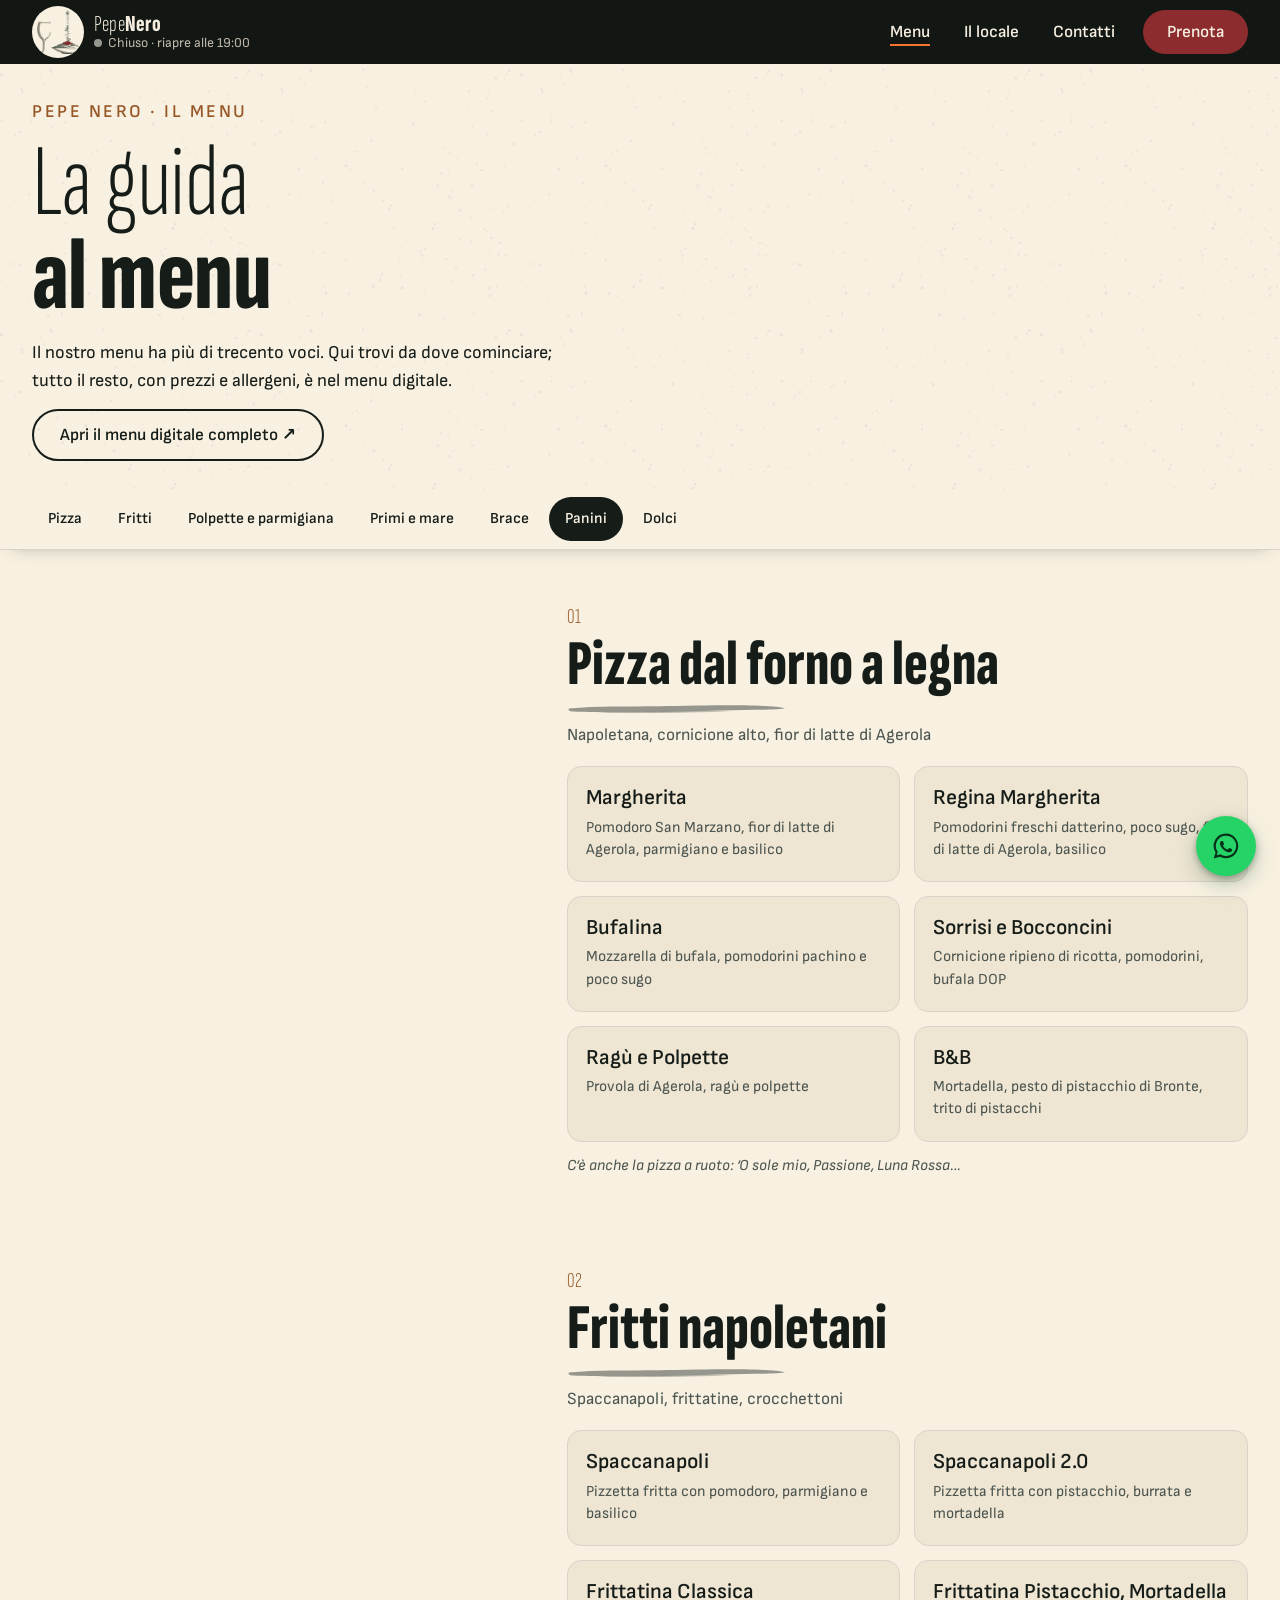
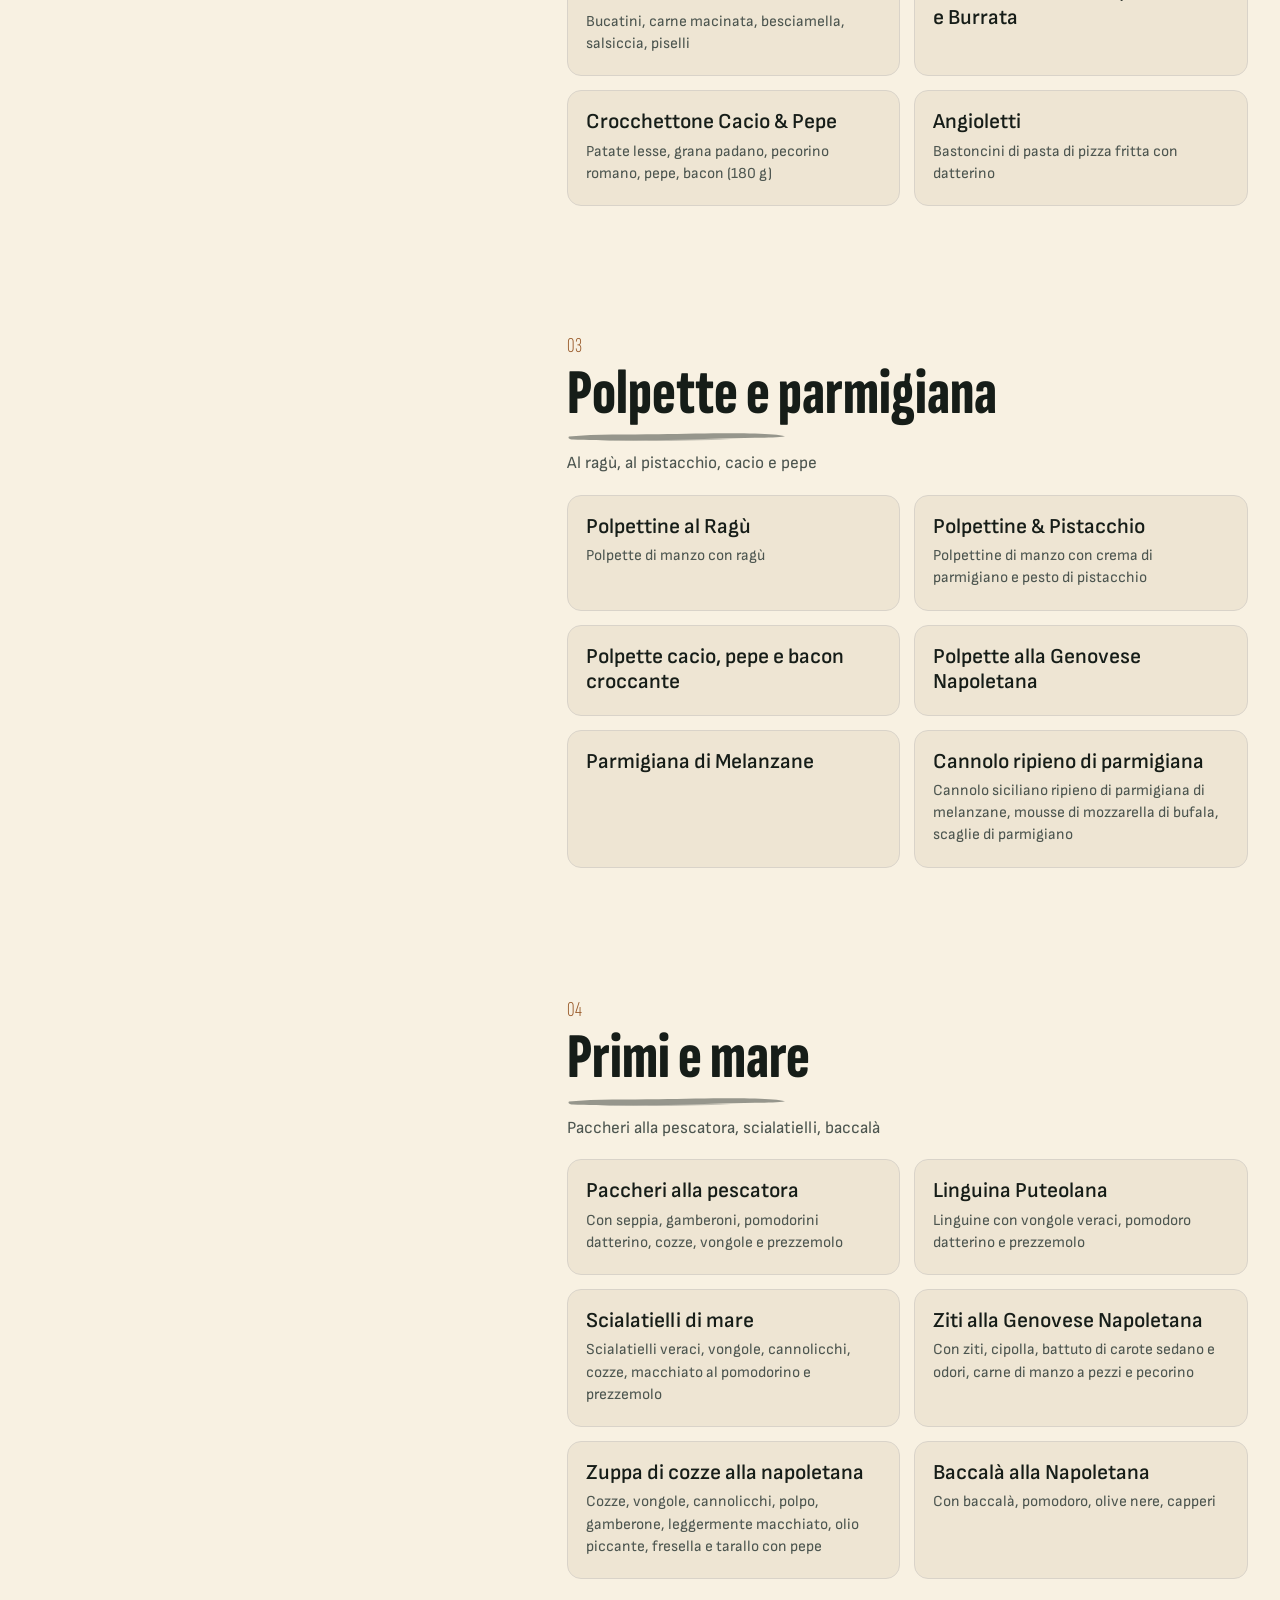
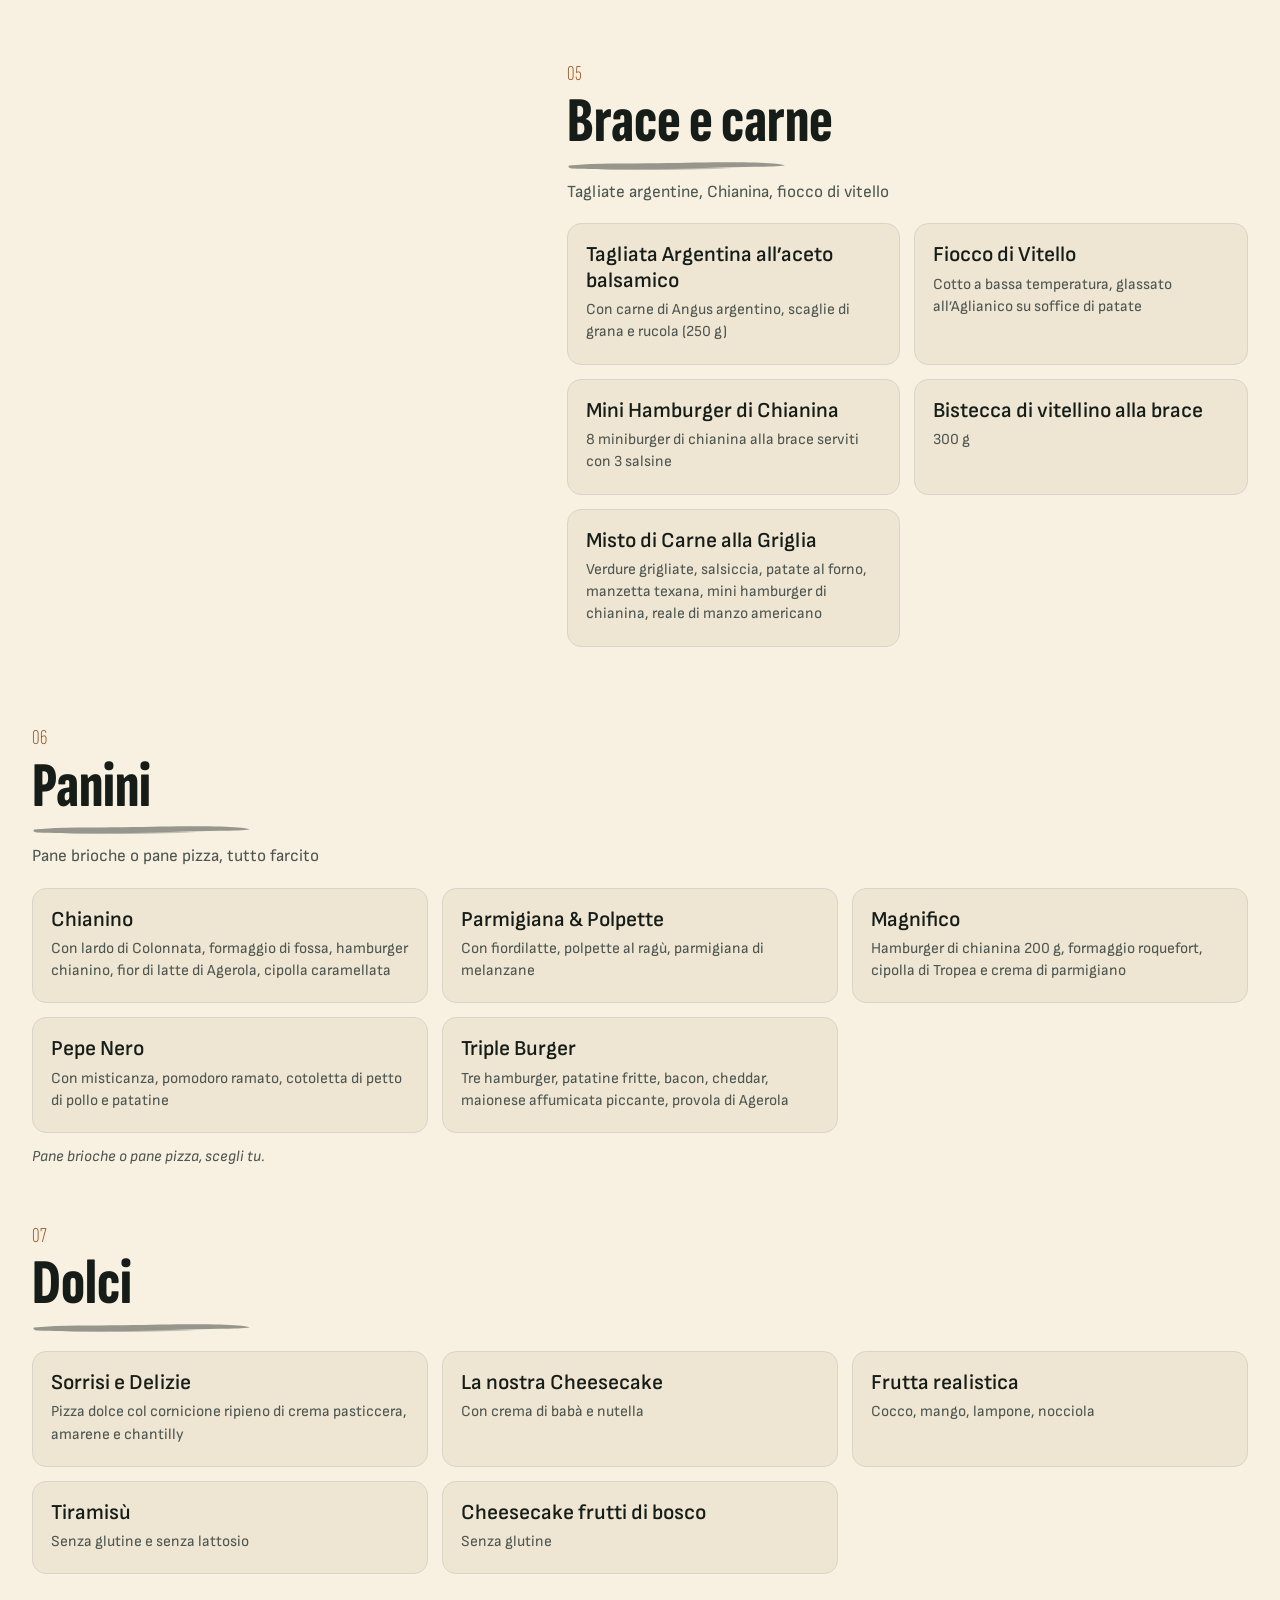
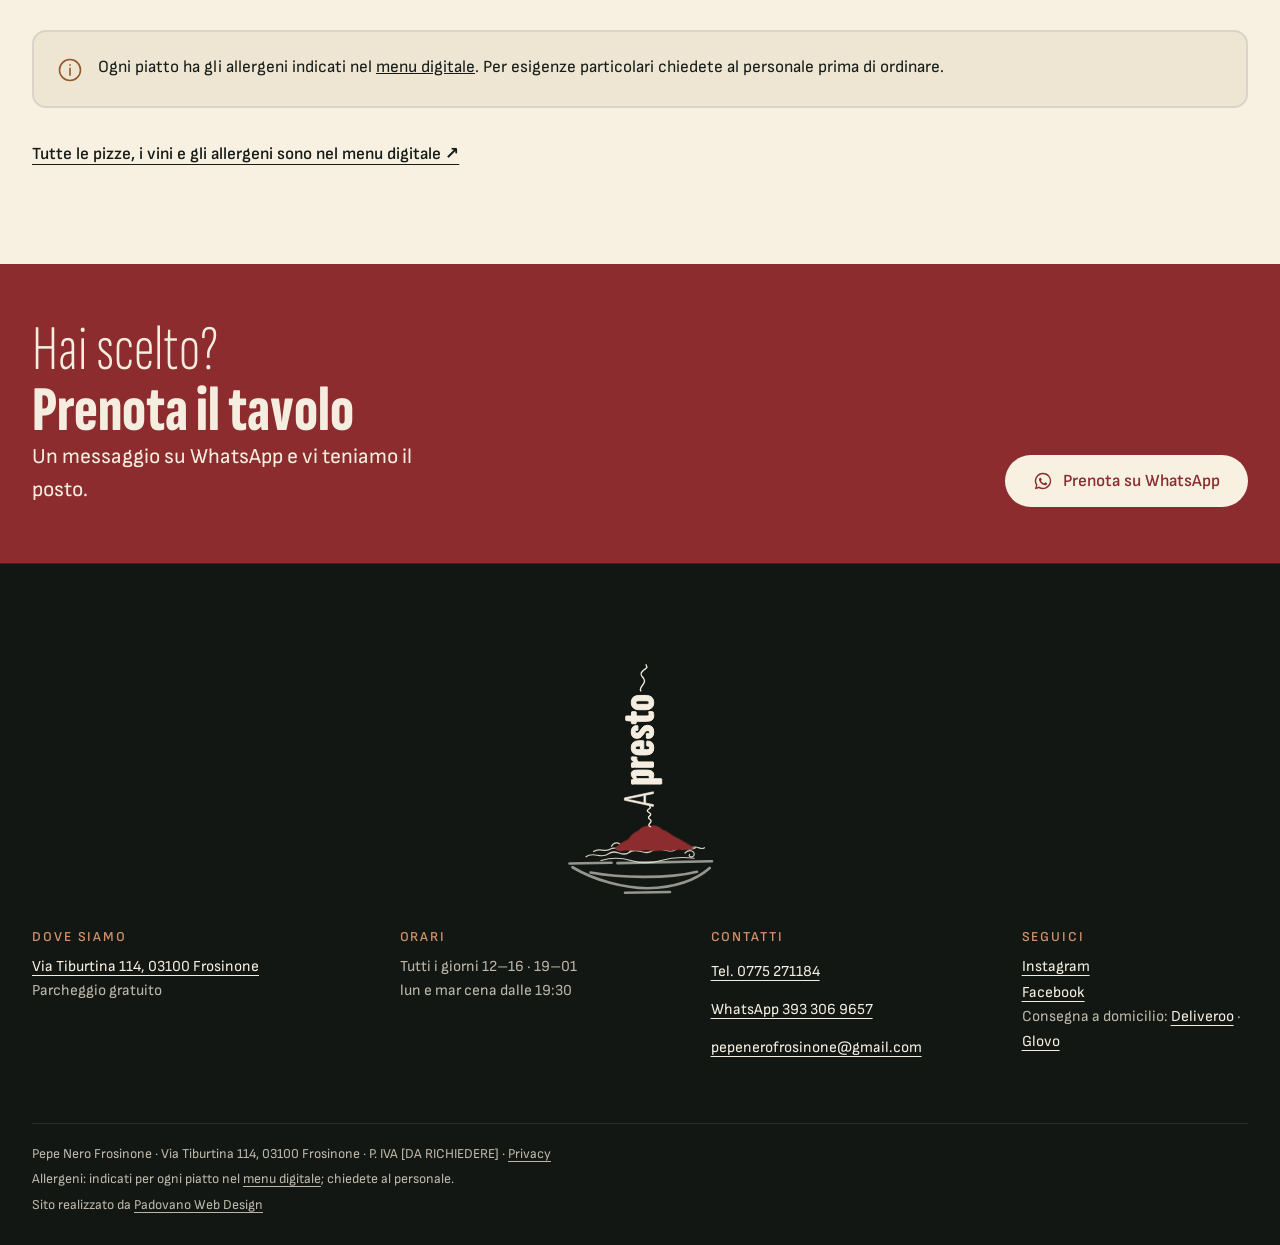
<file: menu.html>
<!doctype html>
<html lang="it">
<head>
<meta charset="utf-8">
<meta name="viewport" content="width=device-width, initial-scale=1, viewport-fit=cover">
<title>Menu: pizze, fritti e cucina campana | Pepe Nero Frosinone</title>
<meta name="description" content="Da dove cominciare nel menu di Pepe Nero: pizza napoletana, Spaccanapoli e frittatine, polpette, primi di mare, brace e panini. Il menu completo è online.">
<link rel="canonical" href="https://chripav09-del.github.io/PepeNeroFrosinone/menu.html">
<!-- BOZZA: noindex su ogni pagina. AL LANCIO: togliere (tranne 404). -->
<meta name="robots" content="noindex, nofollow">
<meta property="og:type" content="website">
<meta property="og:locale" content="it_IT">
<meta property="og:site_name" content="Pepe Nero Frosinone">
<meta property="og:title" content="Menu: pizze, fritti e cucina campana | Pepe Nero Frosinone">
<meta property="og:description" content="Da dove cominciare nel menu di Pepe Nero: pizza napoletana, Spaccanapoli e frittatine, polpette, primi di mare, brace e panini. Il menu completo è online.">
<meta property="og:url" content="https://chripav09-del.github.io/PepeNeroFrosinone/menu.html">
<meta property="og:image" content="https://chripav09-del.github.io/PepeNeroFrosinone/og-image.jpg">
<meta property="og:image:width" content="1200">
<meta property="og:image:height" content="630">
<meta property="og:image:alt" content="Il pizzaiolo di Pepe Nero inforna una pizza nel forno a legna acceso">
<meta name="twitter:card" content="summary_large_image">
<meta name="theme-color" content="#111713">
<link rel="icon" href="favicon.ico" sizes="any">
<link rel="icon" href="favicon.svg" type="image/svg+xml">
<link rel="apple-touch-icon" href="apple-touch-icon.png">
<link rel="manifest" href="site.webmanifest">
<link rel="preload" href="fonts/sofia-sans-extra-condensed-800-normal.woff2" as="font" type="font/woff2" crossorigin>
<link rel="preload" href="fonts/sofia-sans-400-normal.woff2" as="font" type="font/woff2" crossorigin>
<link rel="stylesheet" href="css/token.css?v=1">
<link rel="stylesheet" href="css/base.css?v=1">
<link rel="stylesheet" href="css/componenti.css?v=1">
<link rel="stylesheet" href="css/pagine.css?v=1">
<script src="js/js-attivo.js?v=1"></script>
<script type="module" src="js/main.js?v=1"></script>
<script type="module" src="js/fumo.js?v=1"></script>
</head>
<body class="chiaro">
<a class="kit-salta" href="#contenuto">Salta al contenuto</a>
<header class="testata">
  <div class="contenitore testata__in">
    <a class="marchio" href="index.html">
      <span class="marchio__ovale"><img src="img/marchio.webp" width="187" height="200" alt="Pepe Nero Frosinone"></span>
      <span class="marchio__testo">
        <span class="marchio__nome" aria-hidden="true"><span>Pepe</span>Nero</span>
        <span class="stato" data-stato><span class="stato__punto"></span><span data-stato-testo>Tutti i giorni · 12–16 · 19–01</span></span>
      </span>
    </a>
    <nav class="nav" aria-label="Pagine">
      <a href="menu.html" aria-current="page">Menu</a>
      <a href="locale.html">Il locale</a>
      <a href="contatti.html">Contatti</a>
      <a class="bottone bottone--sugo" href="https://wa.me/393933069657?text=Ciao%20Pepe%20Nero%2C%20vorrei%20prenotare%20un%20tavolo.%20Giorno%3A%20%E2%80%A6%20Ora%3A%20%E2%80%A6%20Persone%3A%20%E2%80%A6" target="_blank" rel="noopener">Prenota</a>
    </nav>
    <button class="apri-menu" type="button" data-apri-menu aria-expanded="false" aria-controls="foglio-menu"><svg viewBox="0 0 24 24" aria-hidden="true" focusable="false" fill="none" stroke="currentColor" stroke-width="2.2" stroke-linecap="round"><path d="M4 8h16M4 16h11"/></svg><span>Menu</span></button>
  </div>
</header>
<main id="contenuto">
<section class="testa-pagina-sezione su-farina spolverata">
  <div class="contenitore testa-pagina">
    <p class="etichetta">Pepe Nero · il menu</p>
    <h1 class="titolo"><span class="leggero">La guida</span> <span class="pesante">al menu</span></h1>
    <p>Il nostro menu ha più di trecento voci. Qui trovi da dove cominciare; tutto il resto, con prezzi e allergeni, è nel menu digitale.</p>
    <p><a class="bottone bottone--contorno" href="https://www.leggimenu.it/menu/pepenerofrosinone" target="_blank" rel="noopener">Apri il menu digitale completo ↗</a></p>
  </div>
</section>
<nav class="linguette" aria-label="Capitoli del menu">
  <ul><li><a href="#pizza">Pizza</a></li><li><a href="#fritti">Fritti</a></li><li><a href="#polpette">Polpette e parmigiana</a></li><li><a href="#mare">Primi e mare</a></li><li><a href="#brace">Brace</a></li><li><a href="#panini">Panini</a></li><li><a href="#dolci">Dolci</a></li></ul>
</nav>
<div class="contenitore su-farina">
<section class="capitolo" id="pizza" aria-labelledby="cap-pizza">
  <figure class="capitolo__foto scopri"><picture><source type="image/webp" srcset="img/pizza-napoletana-cornicione-480.webp 480w, img/pizza-napoletana-cornicione-960.webp 960w, img/pizza-napoletana-cornicione-1600.webp 1400w" sizes="(min-width: 900px) 40vw, 100vw"><img src="img/pizza-napoletana-cornicione-960.jpg" srcset="img/pizza-napoletana-cornicione-480.jpg 480w, img/pizza-napoletana-cornicione-960.jpg 960w, img/pizza-napoletana-cornicione-1600.jpg 1400w" sizes="(min-width: 900px) 40vw, 100vw" width="960" height="1280" alt="Pizza napoletana con cornicione alto e bruciacchiato, mozzarella e basilico" loading="lazy" decoding="async"></picture></figure>
  <div class="capitolo__testa"><span class="capitolo__num">01</span><h2 class="pennellata" id="cap-pizza">Pizza dal forno a legna</h2><p class="muto">Napoletana, cornicione alto, fior di latte di Agerola</p></div>
  <div>
    <div class="carosello piatti" role="region" aria-roledescription="carosello" aria-label="Piatti: Pizza dal forno a legna">
  <div class="carosello__binario" tabindex="0">
<article class="piatto"><h3>Margherita</h3><p>Pomodoro San Marzano, fior di latte di Agerola, parmigiano e basilico</p></article>
<article class="piatto"><h3>Regina Margherita</h3><p>Pomodorini freschi datterino, poco sugo, fior di latte di Agerola, basilico</p></article>
<article class="piatto"><h3>Bufalina</h3><p>Mozzarella di bufala, pomodorini pachino e poco sugo</p></article>
<article class="piatto"><h3>Sorrisi e Bocconcini</h3><p>Cornicione ripieno di ricotta, pomodorini, bufala DOP</p></article>
<article class="piatto"><h3>Ragù e Polpette</h3><p>Provola di Agerola, ragù e polpette</p></article>
<article class="piatto"><h3>B&amp;B</h3><p>Mortadella, pesto di pistacchio di Bronte, trito di pistacchi</p></article>
  </div>
  <div class="carosello__frecce"><button class="carosello__freccia" type="button" aria-label="Indietro"><svg viewBox="0 0 24 24" aria-hidden="true" focusable="false" fill="none" stroke="currentColor" stroke-width="2.2" stroke-linecap="round" stroke-linejoin="round"><path d="M19 12H5M11 6l-6 6 6 6"/></svg></button><button class="carosello__freccia" type="button" aria-label="Avanti"><svg viewBox="0 0 24 24" aria-hidden="true" focusable="false" fill="none" stroke="currentColor" stroke-width="2.2" stroke-linecap="round" stroke-linejoin="round"><path d="M5 12h14M13 6l6 6-6 6"/></svg></button></div>
  <div class="carosello__punti" aria-hidden="true"></div>
</div>
    <p class="capitolo__nota">C’è anche la pizza a ruoto: ’O sole mio, Passione, Luna Rossa…</p>
  </div>
</section>
<section class="capitolo" id="fritti" aria-labelledby="cap-fritti">
  <figure class="capitolo__foto scopri"><picture><source type="image/webp" srcset="img/pizza-fritta-480.webp 480w, img/pizza-fritta-960.webp 960w, img/pizza-fritta-1600.webp 1600w" sizes="(min-width: 900px) 40vw, 100vw"><img src="img/pizza-fritta-960.jpg" srcset="img/pizza-fritta-480.jpg 480w, img/pizza-fritta-960.jpg 960w, img/pizza-fritta-1600.jpg 1600w" sizes="(min-width: 900px) 40vw, 100vw" width="960" height="767" alt="Pizza fritta dorata e gonfia su un piatto rosso" loading="lazy" decoding="async"></picture></figure>
  <div class="capitolo__testa"><span class="capitolo__num">02</span><h2 class="pennellata" id="cap-fritti">Fritti napoletani</h2><p class="muto">Spaccanapoli, frittatine, crocchettoni</p></div>
  <div>
    <div class="carosello piatti" role="region" aria-roledescription="carosello" aria-label="Piatti: Fritti napoletani">
  <div class="carosello__binario" tabindex="0">
<article class="piatto"><h3>Spaccanapoli</h3><p>Pizzetta fritta con pomodoro, parmigiano e basilico</p></article>
<article class="piatto"><h3>Spaccanapoli 2.0</h3><p>Pizzetta fritta con pistacchio, burrata e mortadella</p></article>
<article class="piatto"><h3>Frittatina Classica</h3><p>Bucatini, carne macinata, besciamella, salsiccia, piselli</p></article>
<article class="piatto"><h3>Frittatina Pistacchio, Mortadella e Burrata</h3></article>
<article class="piatto"><h3>Crocchettone Cacio &amp; Pepe</h3><p>Patate lesse, grana padano, pecorino romano, pepe, bacon (180 g)</p></article>
<article class="piatto"><h3>Angioletti</h3><p>Bastoncini di pasta di pizza fritta con datterino</p></article>
  </div>
  <div class="carosello__frecce"><button class="carosello__freccia" type="button" aria-label="Indietro"><svg viewBox="0 0 24 24" aria-hidden="true" focusable="false" fill="none" stroke="currentColor" stroke-width="2.2" stroke-linecap="round" stroke-linejoin="round"><path d="M19 12H5M11 6l-6 6 6 6"/></svg></button><button class="carosello__freccia" type="button" aria-label="Avanti"><svg viewBox="0 0 24 24" aria-hidden="true" focusable="false" fill="none" stroke="currentColor" stroke-width="2.2" stroke-linecap="round" stroke-linejoin="round"><path d="M5 12h14M13 6l6 6-6 6"/></svg></button></div>
  <div class="carosello__punti" aria-hidden="true"></div>
</div>
    
  </div>
</section>
<section class="capitolo" id="polpette" aria-labelledby="cap-polpette">
  <figure class="capitolo__foto scopri"><picture><source type="image/webp" srcset="img/frittatina-melanzana-sale-480.webp 480w, img/frittatina-melanzana-sale-960.webp 960w, img/frittatina-melanzana-sale-1600.webp 1500w" sizes="(min-width: 900px) 40vw, 100vw"><img src="img/frittatina-melanzana-sale-960.jpg" srcset="img/frittatina-melanzana-sale-480.jpg 480w, img/frittatina-melanzana-sale-960.jpg 960w, img/frittatina-melanzana-sale-1600.jpg 1500w" sizes="(min-width: 900px) 40vw, 100vw" width="960" height="1280" alt="Fritto napoletano con melanzana e sale grosso, in primo piano" loading="lazy" decoding="async"></picture></figure>
  <div class="capitolo__testa"><span class="capitolo__num">03</span><h2 class="pennellata" id="cap-polpette">Polpette e parmigiana</h2><p class="muto">Al ragù, al pistacchio, cacio e pepe</p></div>
  <div>
    <div class="carosello piatti" role="region" aria-roledescription="carosello" aria-label="Piatti: Polpette e parmigiana">
  <div class="carosello__binario" tabindex="0">
<article class="piatto"><h3>Polpettine al Ragù</h3><p>Polpette di manzo con ragù</p></article>
<article class="piatto"><h3>Polpettine &amp; Pistacchio</h3><p>Polpettine di manzo con crema di parmigiano e pesto di pistacchio</p></article>
<article class="piatto"><h3>Polpette cacio, pepe e bacon croccante</h3></article>
<article class="piatto"><h3>Polpette alla Genovese Napoletana</h3></article>
<article class="piatto"><h3>Parmigiana di Melanzane</h3></article>
<article class="piatto"><h3>Cannolo ripieno di parmigiana</h3><p>Cannolo siciliano ripieno di parmigiana di melanzane, mousse di mozzarella di bufala, scaglie di parmigiano</p></article>
  </div>
  <div class="carosello__frecce"><button class="carosello__freccia" type="button" aria-label="Indietro"><svg viewBox="0 0 24 24" aria-hidden="true" focusable="false" fill="none" stroke="currentColor" stroke-width="2.2" stroke-linecap="round" stroke-linejoin="round"><path d="M19 12H5M11 6l-6 6 6 6"/></svg></button><button class="carosello__freccia" type="button" aria-label="Avanti"><svg viewBox="0 0 24 24" aria-hidden="true" focusable="false" fill="none" stroke="currentColor" stroke-width="2.2" stroke-linecap="round" stroke-linejoin="round"><path d="M5 12h14M13 6l6 6-6 6"/></svg></button></div>
  <div class="carosello__punti" aria-hidden="true"></div>
</div>
    
  </div>
</section>
<section class="capitolo" id="mare" aria-labelledby="cap-mare">
  <figure class="capitolo__foto scopri"><picture><source type="image/webp" srcset="img/paccheri-pescatora-480.webp 480w, img/paccheri-pescatora-960.webp 960w, img/paccheri-pescatora-1600.webp 1400w" sizes="(min-width: 900px) 40vw, 100vw"><img src="img/paccheri-pescatora-960.jpg" srcset="img/paccheri-pescatora-480.jpg 480w, img/paccheri-pescatora-960.jpg 960w, img/paccheri-pescatora-1600.jpg 1400w" sizes="(min-width: 900px) 40vw, 100vw" width="960" height="1280" alt="Paccheri alla pescatora con gamberoni, cozze e vongole" loading="lazy" decoding="async"></picture></figure>
  <div class="capitolo__testa"><span class="capitolo__num">04</span><h2 class="pennellata" id="cap-mare">Primi e mare</h2><p class="muto">Paccheri alla pescatora, scialatielli, baccalà</p></div>
  <div>
    <div class="carosello piatti" role="region" aria-roledescription="carosello" aria-label="Piatti: Primi e mare">
  <div class="carosello__binario" tabindex="0">
<article class="piatto"><h3>Paccheri alla pescatora</h3><p>Con seppia, gamberoni, pomodorini datterino, cozze, vongole e prezzemolo</p></article>
<article class="piatto"><h3>Linguina Puteolana</h3><p>Linguine con vongole veraci, pomodoro datterino e prezzemolo</p></article>
<article class="piatto"><h3>Scialatielli di mare</h3><p>Scialatielli veraci, vongole, cannolicchi, cozze, macchiato al pomodorino e prezzemolo</p></article>
<article class="piatto"><h3>Ziti alla Genovese Napoletana</h3><p>Con ziti, cipolla, battuto di carote sedano e odori, carne di manzo a pezzi e pecorino</p></article>
<article class="piatto"><h3>Zuppa di cozze alla napoletana</h3><p>Cozze, vongole, cannolicchi, polpo, gamberone, leggermente macchiato, olio piccante, fresella e tarallo con pepe</p></article>
<article class="piatto"><h3>Baccalà alla Napoletana</h3><p>Con baccalà, pomodoro, olive nere, capperi</p></article>
  </div>
  <div class="carosello__frecce"><button class="carosello__freccia" type="button" aria-label="Indietro"><svg viewBox="0 0 24 24" aria-hidden="true" focusable="false" fill="none" stroke="currentColor" stroke-width="2.2" stroke-linecap="round" stroke-linejoin="round"><path d="M19 12H5M11 6l-6 6 6 6"/></svg></button><button class="carosello__freccia" type="button" aria-label="Avanti"><svg viewBox="0 0 24 24" aria-hidden="true" focusable="false" fill="none" stroke="currentColor" stroke-width="2.2" stroke-linecap="round" stroke-linejoin="round"><path d="M5 12h14M13 6l6 6-6 6"/></svg></button></div>
  <div class="carosello__punti" aria-hidden="true"></div>
</div>
    
  </div>
</section>
<section class="capitolo" id="brace" aria-labelledby="cap-brace">
  <figure class="capitolo__foto scopri"><picture><source type="image/webp" srcset="img/straccetti-rucola-480.webp 480w, img/straccetti-rucola-960.webp 960w, img/straccetti-rucola-1600.webp 1600w" sizes="(min-width: 900px) 40vw, 100vw"><img src="img/straccetti-rucola-960.jpg" srcset="img/straccetti-rucola-480.jpg 480w, img/straccetti-rucola-960.jpg 960w, img/straccetti-rucola-1600.jpg 1600w" sizes="(min-width: 900px) 40vw, 100vw" width="960" height="1193" alt="Straccetti di manzo con pomodorini su un letto di rucola" loading="lazy" decoding="async"></picture></figure>
  <div class="capitolo__testa"><span class="capitolo__num">05</span><h2 class="pennellata" id="cap-brace">Brace e carne</h2><p class="muto">Tagliate argentine, Chianina, fiocco di vitello</p></div>
  <div>
    <div class="carosello piatti" role="region" aria-roledescription="carosello" aria-label="Piatti: Brace e carne">
  <div class="carosello__binario" tabindex="0">
<article class="piatto"><h3>Tagliata Argentina all’aceto balsamico</h3><p>Con carne di Angus argentino, scaglie di grana e rucola (250 g)</p></article>
<article class="piatto"><h3>Fiocco di Vitello</h3><p>Cotto a bassa temperatura, glassato all’Aglianico su soffice di patate</p></article>
<article class="piatto"><h3>Mini Hamburger di Chianina</h3><p>8 miniburger di chianina alla brace serviti con 3 salsine</p></article>
<article class="piatto"><h3>Bistecca di vitellino alla brace</h3><p>300 g</p></article>
<article class="piatto"><h3>Misto di Carne alla Griglia</h3><p>Verdure grigliate, salsiccia, patate al forno, manzetta texana, mini hamburger di chianina, reale di manzo americano</p></article>
  </div>
  <div class="carosello__frecce"><button class="carosello__freccia" type="button" aria-label="Indietro"><svg viewBox="0 0 24 24" aria-hidden="true" focusable="false" fill="none" stroke="currentColor" stroke-width="2.2" stroke-linecap="round" stroke-linejoin="round"><path d="M19 12H5M11 6l-6 6 6 6"/></svg></button><button class="carosello__freccia" type="button" aria-label="Avanti"><svg viewBox="0 0 24 24" aria-hidden="true" focusable="false" fill="none" stroke="currentColor" stroke-width="2.2" stroke-linecap="round" stroke-linejoin="round"><path d="M5 12h14M13 6l6 6-6 6"/></svg></button></div>
  <div class="carosello__punti" aria-hidden="true"></div>
</div>
    
  </div>
</section>
<section class="capitolo capitolo--senza-foto" id="panini" aria-labelledby="cap-panini">
  
  <div class="capitolo__testa"><span class="capitolo__num">06</span><h2 class="pennellata" id="cap-panini">Panini</h2><p class="muto">Pane brioche o pane pizza, tutto farcito</p></div>
  <div>
    <div class="carosello piatti" role="region" aria-roledescription="carosello" aria-label="Piatti: Panini">
  <div class="carosello__binario" tabindex="0">
<article class="piatto"><h3>Chianino</h3><p>Con lardo di Colonnata, formaggio di fossa, hamburger chianino, fior di latte di Agerola, cipolla caramellata</p></article>
<article class="piatto"><h3>Parmigiana &amp; Polpette</h3><p>Con fiordilatte, polpette al ragù, parmigiana di melanzane</p></article>
<article class="piatto"><h3>Magnifico</h3><p>Hamburger di chianina 200 g, formaggio roquefort, cipolla di Tropea e crema di parmigiano</p></article>
<article class="piatto"><h3>Pepe Nero</h3><p>Con misticanza, pomodoro ramato, cotoletta di petto di pollo e patatine</p></article>
<article class="piatto"><h3>Triple Burger</h3><p>Tre hamburger, patatine fritte, bacon, cheddar, maionese affumicata piccante, provola di Agerola</p></article>
  </div>
  <div class="carosello__frecce"><button class="carosello__freccia" type="button" aria-label="Indietro"><svg viewBox="0 0 24 24" aria-hidden="true" focusable="false" fill="none" stroke="currentColor" stroke-width="2.2" stroke-linecap="round" stroke-linejoin="round"><path d="M19 12H5M11 6l-6 6 6 6"/></svg></button><button class="carosello__freccia" type="button" aria-label="Avanti"><svg viewBox="0 0 24 24" aria-hidden="true" focusable="false" fill="none" stroke="currentColor" stroke-width="2.2" stroke-linecap="round" stroke-linejoin="round"><path d="M5 12h14M13 6l6 6-6 6"/></svg></button></div>
  <div class="carosello__punti" aria-hidden="true"></div>
</div>
    <p class="capitolo__nota">Pane brioche o pane pizza, scegli tu.</p>
  </div>
</section>
<section class="capitolo capitolo--senza-foto" id="dolci" aria-labelledby="cap-dolci">
  
  <div class="capitolo__testa"><span class="capitolo__num">07</span><h2 class="pennellata" id="cap-dolci">Dolci</h2></div>
  <div>
    <div class="carosello piatti" role="region" aria-roledescription="carosello" aria-label="Piatti: Dolci">
  <div class="carosello__binario" tabindex="0">
<article class="piatto"><h3>Sorrisi e Delizie</h3><p>Pizza dolce col cornicione ripieno di crema pasticcera, amarene e chantilly</p></article>
<article class="piatto"><h3>La nostra Cheesecake</h3><p>Con crema di babà e nutella</p></article>
<article class="piatto"><h3>Frutta realistica</h3><p>Cocco, mango, lampone, nocciola</p></article>
<article class="piatto"><h3>Tiramisù</h3><p>Senza glutine e senza lattosio</p></article>
<article class="piatto"><h3>Cheesecake frutti di bosco</h3><p>Senza glutine</p></article>
  </div>
  <div class="carosello__frecce"><button class="carosello__freccia" type="button" aria-label="Indietro"><svg viewBox="0 0 24 24" aria-hidden="true" focusable="false" fill="none" stroke="currentColor" stroke-width="2.2" stroke-linecap="round" stroke-linejoin="round"><path d="M19 12H5M11 6l-6 6 6 6"/></svg></button><button class="carosello__freccia" type="button" aria-label="Avanti"><svg viewBox="0 0 24 24" aria-hidden="true" focusable="false" fill="none" stroke="currentColor" stroke-width="2.2" stroke-linecap="round" stroke-linejoin="round"><path d="M5 12h14M13 6l6 6-6 6"/></svg></button></div>
  <div class="carosello__punti" aria-hidden="true"></div>
</div>
    
  </div>
</section>
  <aside class="allergeni" aria-label="Allergeni"><svg viewBox="0 0 32 32" aria-hidden="true" focusable="false" class="icona"><circle cx="16" cy="16" r="12"/><path d="M16 14v8M16 10v.5"/></svg><p>Ogni piatto ha gli allergeni indicati nel <a href="https://www.leggimenu.it/menu/pepenerofrosinone" target="_blank" rel="noopener">menu digitale</a>. Per esigenze particolari chiedete al personale prima di ordinare.</p></aside>
  <p style="margin:24px 0 var(--s-2)"><a class="link-freccia" href="https://www.leggimenu.it/menu/pepenerofrosinone" target="_blank" rel="noopener">Tutte le pizze, i vini e gli allergeni sono nel menu digitale ↗</a></p>
</div>
<section class="banda" aria-labelledby="titolo-banda">
  <div class="contenitore banda__in">
    <div><h2 id="titolo-banda"><span>Hai scelto?</span> Prenota il tavolo</h2><p>Un messaggio su WhatsApp e vi teniamo il posto.</p></div>
    <a class="bottone bottone--farina" href="https://wa.me/393933069657?text=Ciao%20Pepe%20Nero%2C%20vorrei%20prenotare%20un%20tavolo.%20Giorno%3A%20%E2%80%A6%20Ora%3A%20%E2%80%A6%20Persone%3A%20%E2%80%A6" target="_blank" rel="noopener"><svg viewBox="0 0 24 24" fill="currentColor" aria-hidden="true" focusable="false"><path d="M12.04 2a9.9 9.9 0 0 0-8.4 15.14L2.2 22l4.97-1.4A9.9 9.9 0 1 0 12.04 2Zm0 1.8a8.1 8.1 0 1 1-4.2 15.03l-.3-.18-2.95.83.8-2.87-.2-.31A8.1 8.1 0 0 1 12.04 3.8Zm4.4 10.63c-.24-.12-1.42-.7-1.64-.78-.22-.08-.38-.12-.54.12-.16.24-.62.78-.76.94-.14.16-.28.18-.52.06-.24-.12-1.02-.38-1.94-1.2-.72-.64-1.2-1.42-1.34-1.66-.14-.24-.02-.37.1-.49.11-.11.24-.28.36-.42.12-.14.16-.24.24-.4.08-.16.04-.3-.02-.42-.06-.12-.54-1.3-.74-1.78-.2-.47-.4-.4-.54-.41h-.46c-.16 0-.42.06-.64.3-.22.24-.84.82-.84 2s.86 2.32.98 2.48c.12.16 1.7 2.58 4.1 3.62.58.25 1.03.4 1.38.51.58.19 1.1.16 1.52.1.46-.07 1.42-.58 1.62-1.14.2-.56.2-1.04.14-1.14-.06-.1-.22-.16-.46-.28Z"/></svg>Prenota su WhatsApp</a>
  </div>
</section>
</main>
<footer class="piede">
  <div class="contenitore">
    <svg class="vesuvio piede__vesuvio" data-scritta="apresto" data-quando="vista"></svg>
    <p class="kit-visivamente-nascosto">A presto da Pepe Nero</p>
    <div class="piede__griglia">
      <div>
        <h2>Dove siamo</h2>
        <!-- CIVICO DA CONFERMARE: 114 vs 174 -->
        <p><a href="https://www.google.com/maps/search/?api=1&query=Pepe+Nero+Frosinone+Via+Tiburtina" target="_blank" rel="noopener">Via Tiburtina 114, 03100 Frosinone</a><br>Parcheggio gratuito</p>
      </div>
      <div>
        <h2>Orari</h2>
        <p>Tutti i giorni 12–16 · 19–01<br>lun e mar cena dalle 19:30</p>
      </div>
      <div class="piede__contatti">
        <h2>Contatti</h2>
        <ul role="list">
          <li><a href="tel:+390775271184">Tel. 0775 271184</a></li>
          <li><a href="https://wa.me/393933069657?text=Ciao%20Pepe%20Nero%2C%20vorrei%20prenotare%20un%20tavolo.%20Giorno%3A%20%E2%80%A6%20Ora%3A%20%E2%80%A6%20Persone%3A%20%E2%80%A6" target="_blank" rel="noopener">WhatsApp 393 306 9657</a></li>
          <li><a href="mailto:pepenerofrosinone@gmail.com">pepenerofrosinone@gmail.com</a></li>
        </ul>
      </div>
      <div>
        <h2>Seguici</h2>
        <ul role="list">
          <li><a href="https://www.instagram.com/pepenerofrosinone/" target="_blank" rel="noopener">Instagram</a></li>
          <li><a href="https://www.facebook.com/frosinonepepenero" target="_blank" rel="noopener">Facebook</a></li>
        </ul>
        <p>Consegna a domicilio: <a href="https://deliveroo.it/it/menu/frosinone/frosinone/pepe-nero-frosinone" target="_blank" rel="noopener">Deliveroo</a> · <a href="https://glovoapp.com/en/it/frosinone/stores/pepe-nero-frs" target="_blank" rel="noopener">Glovo</a></p>
      </div>
    </div>
    <div class="kit-legale">
      <!-- CIVICO DA CONFERMARE: 114 vs 174 -->
      <p class="kit-legale__riga">Pepe Nero Frosinone · Via Tiburtina 114, 03100 Frosinone · P. IVA [DA RICHIEDERE] · <a href="privacy.html">Privacy</a></p>
      <p class="kit-legale__riga">Allergeni: indicati per ogni piatto nel <a href="https://www.leggimenu.it/menu/pepenerofrosinone" target="_blank" rel="noopener">menu digitale</a>; chiedete al personale.</p>
      <p class="kit-legale__riga">Sito realizzato da <a href="https://padovanowebdesign.it" target="_blank" rel="noopener">Padovano Web Design</a></p>
    </div>
  </div>
</footer>
<a class="kit-wa" href="https://wa.me/393933069657?text=Ciao%20Pepe%20Nero%2C%20vorrei%20prenotare%20un%20tavolo.%20Giorno%3A%20%E2%80%A6%20Ora%3A%20%E2%80%A6%20Persone%3A%20%E2%80%A6" target="_blank" rel="noopener" aria-label="Scrivi a Pepe Nero su WhatsApp"><svg viewBox="0 0 24 24" fill="currentColor" aria-hidden="true" focusable="false"><path d="M12.04 2a9.9 9.9 0 0 0-8.4 15.14L2.2 22l4.97-1.4A9.9 9.9 0 1 0 12.04 2Zm0 1.8a8.1 8.1 0 1 1-4.2 15.03l-.3-.18-2.95.83.8-2.87-.2-.31A8.1 8.1 0 0 1 12.04 3.8Zm4.4 10.63c-.24-.12-1.42-.7-1.64-.78-.22-.08-.38-.12-.54.12-.16.24-.62.78-.76.94-.14.16-.28.18-.52.06-.24-.12-1.02-.38-1.94-1.2-.72-.64-1.2-1.42-1.34-1.66-.14-.24-.02-.37.1-.49.11-.11.24-.28.36-.42.12-.14.16-.24.24-.4.08-.16.04-.3-.02-.42-.06-.12-.54-1.3-.74-1.78-.2-.47-.4-.4-.54-.41h-.46c-.16 0-.42.06-.64.3-.22.24-.84.82-.84 2s.86 2.32.98 2.48c.12.16 1.7 2.58 4.1 3.62.58.25 1.03.4 1.38.51.58.19 1.1.16 1.52.1.46-.07 1.42-.58 1.62-1.14.2-.56.2-1.04.14-1.14-.06-.1-.22-.16-.46-.28Z"/></svg></a>
<div class="foglio" id="foglio-menu" role="dialog" aria-modal="true" aria-label="Menu del sito" hidden>
  <div class="foglio__velo" data-chiudi-menu></div>
  <div class="foglio__pannello">
    <div class="foglio__maniglia"></div>
    <div class="foglio__testa"><span class="etichetta">Pepe Nero · Frosinone</span><button class="foglio__chiudi" type="button" data-chiudi-menu aria-label="Chiudi il menu"><svg viewBox="0 0 24 24" aria-hidden="true" focusable="false" fill="none" stroke="currentColor" stroke-width="2.2" stroke-linecap="round"><path d="M6 6l12 12M18 6 6 18"/></svg></button></div>
    <nav aria-label="Pagine (menu da telefono)">
      <ul role="list">
        <li><a href="index.html">Home<svg width="22" height="22" viewBox="0 0 24 24" aria-hidden="true" focusable="false" fill="none" stroke="currentColor" stroke-width="2.2" stroke-linecap="round" stroke-linejoin="round"><path d="M5 12h14M13 6l6 6-6 6"/></svg></a></li>
        <li><a href="menu.html" aria-current="page">Menu<svg width="22" height="22" viewBox="0 0 24 24" aria-hidden="true" focusable="false" fill="none" stroke="currentColor" stroke-width="2.2" stroke-linecap="round" stroke-linejoin="round"><path d="M5 12h14M13 6l6 6-6 6"/></svg></a></li>
        <li><a href="locale.html">Il locale<svg width="22" height="22" viewBox="0 0 24 24" aria-hidden="true" focusable="false" fill="none" stroke="currentColor" stroke-width="2.2" stroke-linecap="round" stroke-linejoin="round"><path d="M5 12h14M13 6l6 6-6 6"/></svg></a></li>
        <li><a href="contatti.html">Contatti<svg width="22" height="22" viewBox="0 0 24 24" aria-hidden="true" focusable="false" fill="none" stroke="currentColor" stroke-width="2.2" stroke-linecap="round" stroke-linejoin="round"><path d="M5 12h14M13 6l6 6-6 6"/></svg></a></li>
      </ul>
    </nav>
    <p class="foglio__orari" data-oggi>Tutti i giorni 12:00–16:00 · 19:00–01:00 (lun e mar cena dalle 19:30)</p>
    <div class="foglio__azioni">
      <a class="bottone bottone--contorno" href="tel:+390775271184"><svg viewBox="0 0 24 24" aria-hidden="true" focusable="false"><path d="M5 4h4l2 5-2.5 1.5a11 11 0 0 0 5 5L15 13l5 2v4a2 2 0 0 1-2 2A16 16 0 0 1 3 6a2 2 0 0 1 2-2"/></svg>Chiama</a>
      <a class="bottone bottone--sugo" href="https://wa.me/393933069657?text=Ciao%20Pepe%20Nero%2C%20vorrei%20prenotare%20un%20tavolo.%20Giorno%3A%20%E2%80%A6%20Ora%3A%20%E2%80%A6%20Persone%3A%20%E2%80%A6" target="_blank" rel="noopener"><svg viewBox="0 0 24 24" fill="currentColor" aria-hidden="true" focusable="false"><path d="M12.04 2a9.9 9.9 0 0 0-8.4 15.14L2.2 22l4.97-1.4A9.9 9.9 0 1 0 12.04 2Zm0 1.8a8.1 8.1 0 1 1-4.2 15.03l-.3-.18-2.95.83.8-2.87-.2-.31A8.1 8.1 0 0 1 12.04 3.8Zm4.4 10.63c-.24-.12-1.42-.7-1.64-.78-.22-.08-.38-.12-.54.12-.16.24-.62.78-.76.94-.14.16-.28.18-.52.06-.24-.12-1.02-.38-1.94-1.2-.72-.64-1.2-1.42-1.34-1.66-.14-.24-.02-.37.1-.49.11-.11.24-.28.36-.42.12-.14.16-.24.24-.4.08-.16.04-.3-.02-.42-.06-.12-.54-1.3-.74-1.78-.2-.47-.4-.4-.54-.41h-.46c-.16 0-.42.06-.64.3-.22.24-.84.82-.84 2s.86 2.32.98 2.48c.12.16 1.7 2.58 4.1 3.62.58.25 1.03.4 1.38.51.58.19 1.1.16 1.52.1.46-.07 1.42-.58 1.62-1.14.2-.56.2-1.04.14-1.14-.06-.1-.22-.16-.46-.28Z"/></svg>WhatsApp</a>
    </div>
  </div>
</div>
</body>
</html>
</file>
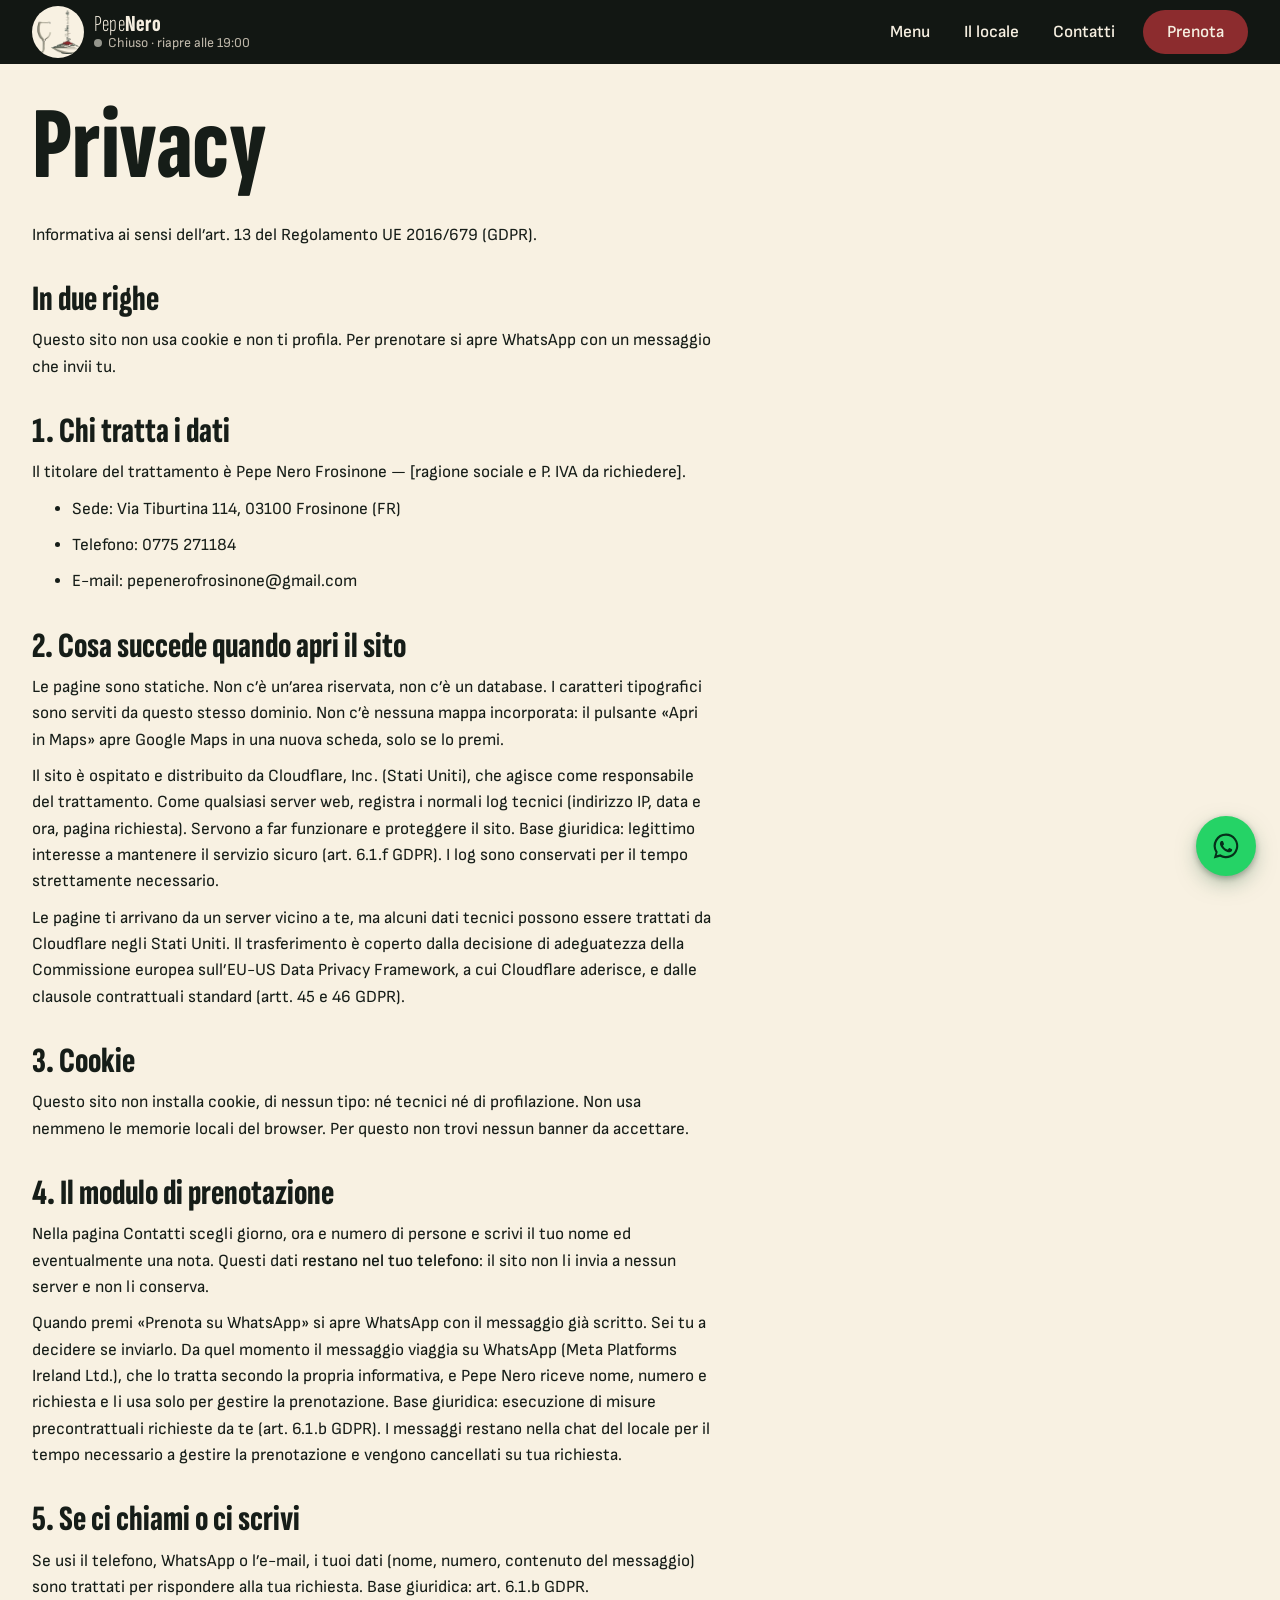
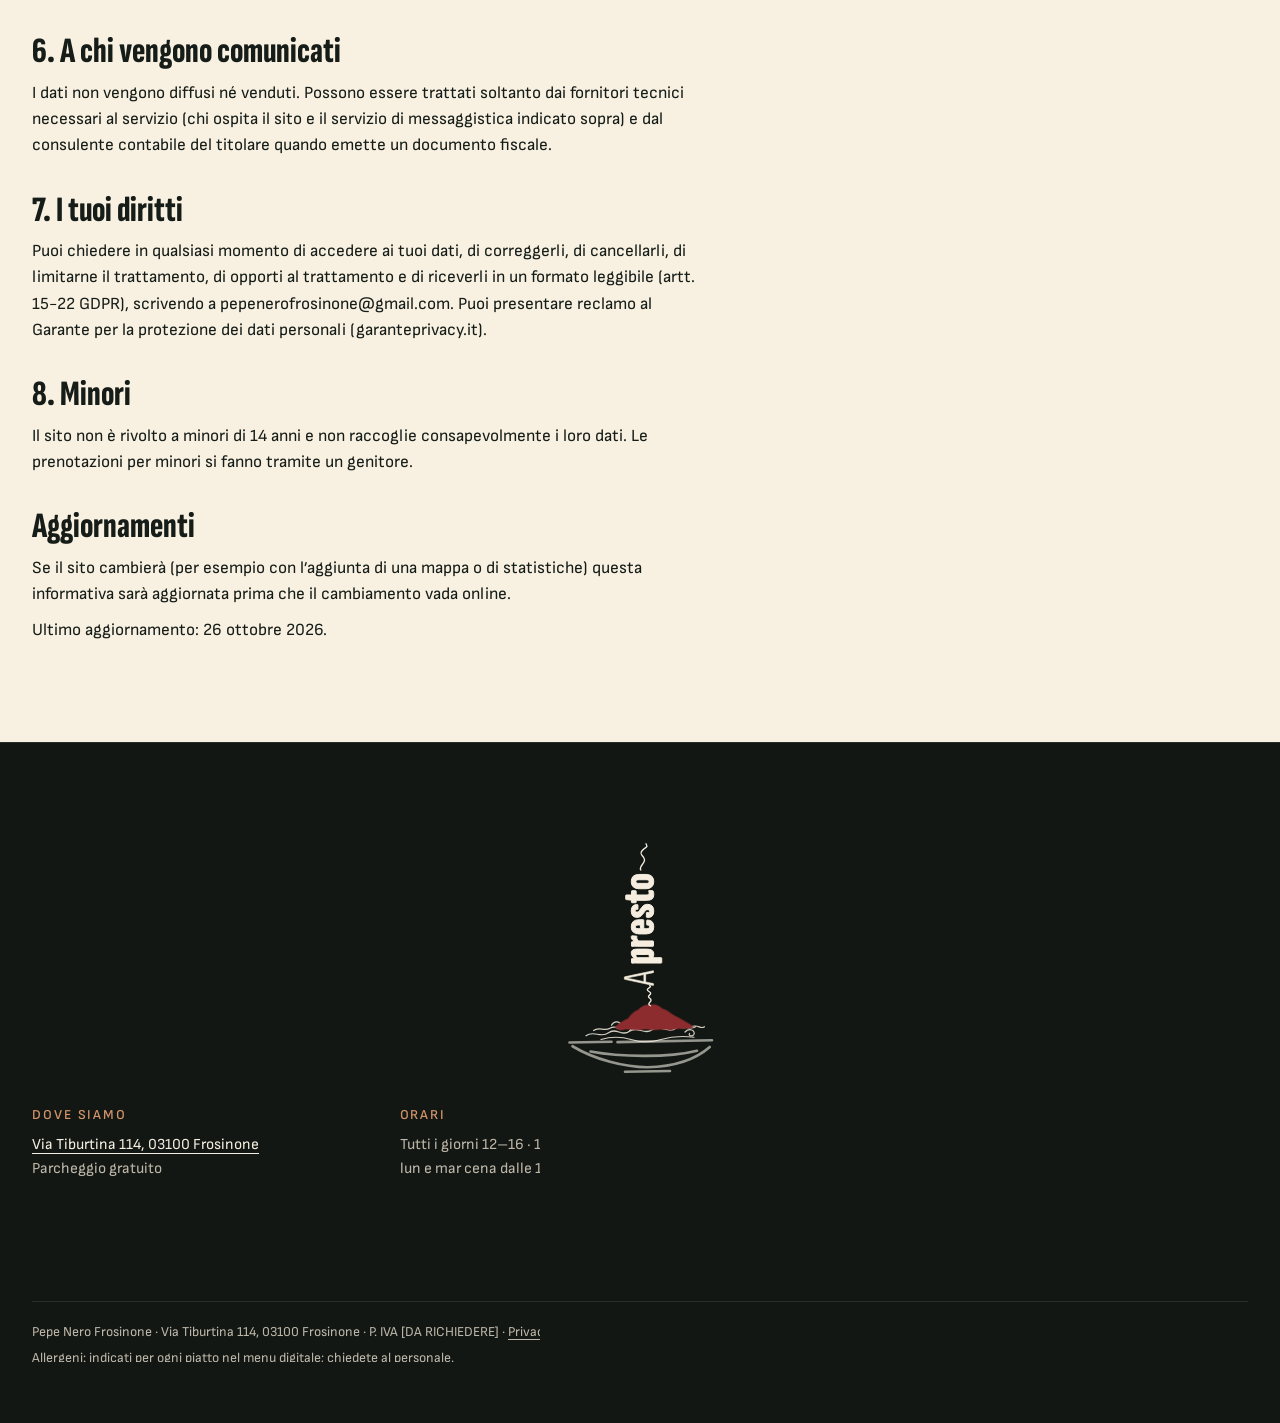
<file: privacy.html>
<!doctype html>
<html lang="it">
<head>
<meta charset="utf-8">
<meta name="viewport" content="width=device-width, initial-scale=1, viewport-fit=cover">
<title>Privacy | Pepe Nero Frosinone</title>
<meta name="description" content="Informativa privacy del sito di Pepe Nero Frosinone: nessun cookie, nessun dato salvato, prenotazioni via WhatsApp.">
<link rel="canonical" href="https://chripav09-del.github.io/PepeNeroFrosinone/privacy.html">
<!-- BOZZA: noindex su ogni pagina. AL LANCIO: togliere (tranne 404). -->
<meta name="robots" content="noindex, nofollow">
<meta property="og:type" content="website">
<meta property="og:locale" content="it_IT">
<meta property="og:site_name" content="Pepe Nero Frosinone">
<meta property="og:title" content="Privacy | Pepe Nero Frosinone">
<meta property="og:description" content="Informativa privacy del sito di Pepe Nero Frosinone: nessun cookie, nessun dato salvato, prenotazioni via WhatsApp.">
<meta property="og:url" content="https://chripav09-del.github.io/PepeNeroFrosinone/privacy.html">
<meta property="og:image" content="https://chripav09-del.github.io/PepeNeroFrosinone/og-image.jpg">
<meta property="og:image:width" content="1200">
<meta property="og:image:height" content="630">
<meta property="og:image:alt" content="Il pizzaiolo di Pepe Nero inforna una pizza nel forno a legna acceso">
<meta name="twitter:card" content="summary_large_image">
<meta name="theme-color" content="#111713">
<link rel="icon" href="favicon.ico" sizes="any">
<link rel="icon" href="favicon.svg" type="image/svg+xml">
<link rel="apple-touch-icon" href="apple-touch-icon.png">
<link rel="manifest" href="site.webmanifest">
<link rel="preload" href="fonts/sofia-sans-extra-condensed-800-normal.woff2" as="font" type="font/woff2" crossorigin>
<link rel="preload" href="fonts/sofia-sans-400-normal.woff2" as="font" type="font/woff2" crossorigin>
<link rel="stylesheet" href="css/token.css?v=1">
<link rel="stylesheet" href="css/base.css?v=1">
<link rel="stylesheet" href="css/componenti.css?v=1">
<link rel="stylesheet" href="css/pagine.css?v=1">
<script src="js/js-attivo.js?v=1"></script>
<script type="module" src="js/main.js?v=1"></script>
<script type="module" src="js/fumo.js?v=1"></script>
</head>
<body class="chiaro">
<a class="kit-salta" href="#contenuto">Salta al contenuto</a>
<header class="testata">
  <div class="contenitore testata__in">
    <a class="marchio" href="index.html">
      <span class="marchio__ovale"><img src="img/marchio.webp" width="187" height="200" alt="Pepe Nero Frosinone"></span>
      <span class="marchio__testo">
        <span class="marchio__nome" aria-hidden="true"><span>Pepe</span>Nero</span>
        <span class="stato" data-stato><span class="stato__punto"></span><span data-stato-testo>Tutti i giorni · 12–16 · 19–01</span></span>
      </span>
    </a>
    <nav class="nav" aria-label="Pagine">
      <a href="menu.html">Menu</a>
      <a href="locale.html">Il locale</a>
      <a href="contatti.html">Contatti</a>
      <a class="bottone bottone--sugo" href="https://wa.me/393933069657?text=Ciao%20Pepe%20Nero%2C%20vorrei%20prenotare%20un%20tavolo.%20Giorno%3A%20%E2%80%A6%20Ora%3A%20%E2%80%A6%20Persone%3A%20%E2%80%A6" target="_blank" rel="noopener">Prenota</a>
    </nav>
    <button class="apri-menu" type="button" data-apri-menu aria-expanded="false" aria-controls="foglio-menu"><svg viewBox="0 0 24 24" aria-hidden="true" focusable="false" fill="none" stroke="currentColor" stroke-width="2.2" stroke-linecap="round"><path d="M4 8h16M4 16h11"/></svg><span>Menu</span></button>
  </div>
</header>
<main id="contenuto">
<div class="contenitore su-farina">
  <div class="testa-pagina"><h1 class="titolo"><span class="pesante">Privacy</span></h1></div>
  <article class="testo-lungo">
    <p>Informativa ai sensi dell’art. 13 del Regolamento UE 2016/679 (GDPR).</p>
    <h2>In due righe</h2>
    <p>Questo sito non usa cookie e non ti profila. Per prenotare si apre WhatsApp con un messaggio che invii tu.</p>
    <h2>1. Chi tratta i dati</h2>
    <p>Il titolare del trattamento è Pepe Nero Frosinone — [ragione sociale e P. IVA da richiedere].</p>
    <!-- CIVICO DA CONFERMARE: 114 vs 174 -->
    <ul><li>Sede: Via Tiburtina 114, 03100 Frosinone (FR)</li><li>Telefono: 0775 271184</li><li>E-mail: pepenerofrosinone@gmail.com</li></ul>
    <h2>2. Cosa succede quando apri il sito</h2>
    <p>Le pagine sono statiche. Non c’è un’area riservata, non c’è un database. I caratteri tipografici sono serviti da questo stesso dominio. Non c’è nessuna mappa incorporata: il pulsante «Apri in Maps» apre Google Maps in una nuova scheda, solo se lo premi.</p>
    <!-- BOZZA: ora su GitHub Pages; al lancio Cloudflare. Il paragrafo sotto descrive il lancio. -->
    <p>Il sito è ospitato e distribuito da Cloudflare, Inc. (Stati Uniti), che agisce come responsabile del trattamento. Come qualsiasi server web, registra i normali log tecnici (indirizzo IP, data e ora, pagina richiesta). Servono a far funzionare e proteggere il sito. Base giuridica: legittimo interesse a mantenere il servizio sicuro (art. 6.1.f GDPR). I log sono conservati per il tempo strettamente necessario.</p>
    <p>Le pagine ti arrivano da un server vicino a te, ma alcuni dati tecnici possono essere trattati da Cloudflare negli Stati Uniti. Il trasferimento è coperto dalla decisione di adeguatezza della Commissione europea sull’EU-US Data Privacy Framework, a cui Cloudflare aderisce, e dalle clausole contrattuali standard (artt. 45 e 46 GDPR).</p>
    <h2>3. Cookie</h2>
    <p>Questo sito non installa cookie, di nessun tipo: né tecnici né di profilazione. Non usa nemmeno le memorie locali del browser. Per questo non trovi nessun banner da accettare.</p>
    <h2>4. Il modulo di prenotazione</h2>
    <p>Nella pagina Contatti scegli giorno, ora e numero di persone e scrivi il tuo nome ed eventualmente una nota. Questi dati <strong>restano nel tuo telefono</strong>: il sito non li invia a nessun server e non li conserva.</p>
    <p>Quando premi «Prenota su WhatsApp» si apre WhatsApp con il messaggio già scritto. Sei tu a decidere se inviarlo. Da quel momento il messaggio viaggia su WhatsApp (Meta Platforms Ireland Ltd.), che lo tratta secondo la propria informativa, e Pepe Nero riceve nome, numero e richiesta e li usa solo per gestire la prenotazione. Base giuridica: esecuzione di misure precontrattuali richieste da te (art. 6.1.b GDPR). I messaggi restano nella chat del locale per il tempo necessario a gestire la prenotazione e vengono cancellati su tua richiesta.</p>
    <h2>5. Se ci chiami o ci scrivi</h2>
    <p>Se usi il telefono, WhatsApp o l’e-mail, i tuoi dati (nome, numero, contenuto del messaggio) sono trattati per rispondere alla tua richiesta. Base giuridica: art. 6.1.b GDPR.</p>
    <h2>6. A chi vengono comunicati</h2>
    <p>I dati non vengono diffusi né venduti. Possono essere trattati soltanto dai fornitori tecnici necessari al servizio (chi ospita il sito e il servizio di messaggistica indicato sopra) e dal consulente contabile del titolare quando emette un documento fiscale.</p>
    <h2>7. I tuoi diritti</h2>
    <p>Puoi chiedere in qualsiasi momento di accedere ai tuoi dati, di correggerli, di cancellarli, di limitarne il trattamento, di opporti al trattamento e di riceverli in un formato leggibile (artt. 15-22 GDPR), scrivendo a pepenerofrosinone@gmail.com. Puoi presentare reclamo al Garante per la protezione dei dati personali (garanteprivacy.it).</p>
    <h2>8. Minori</h2>
    <p>Il sito non è rivolto a minori di 14 anni e non raccoglie consapevolmente i loro dati. Le prenotazioni per minori si fanno tramite un genitore.</p>
    <h2>Aggiornamenti</h2>
    <p>Se il sito cambierà (per esempio con l’aggiunta di una mappa o di statistiche) questa informativa sarà aggiornata prima che il cambiamento vada online.</p>
    <p>Ultimo aggiornamento: 26 ottobre 2026.</p>
  </article>
</div>
</main>
<footer class="piede">
  <div class="contenitore">
    <svg class="vesuvio piede__vesuvio" data-scritta="apresto" data-quando="vista"></svg>
    <p class="kit-visivamente-nascosto">A presto da Pepe Nero</p>
    <div class="piede__griglia">
      <div>
        <h2>Dove siamo</h2>
        <!-- CIVICO DA CONFERMARE: 114 vs 174 -->
        <p><a href="https://www.google.com/maps/search/?api=1&query=Pepe+Nero+Frosinone+Via+Tiburtina" target="_blank" rel="noopener">Via Tiburtina 114, 03100 Frosinone</a><br>Parcheggio gratuito</p>
      </div>
      <div>
        <h2>Orari</h2>
        <p>Tutti i giorni 12–16 · 19–01<br>lun e mar cena dalle 19:30</p>
      </div>
      <div class="piede__contatti">
        <h2>Contatti</h2>
        <ul role="list">
          <li><a href="tel:+390775271184">Tel. 0775 271184</a></li>
          <li><a href="https://wa.me/393933069657?text=Ciao%20Pepe%20Nero%2C%20vorrei%20prenotare%20un%20tavolo.%20Giorno%3A%20%E2%80%A6%20Ora%3A%20%E2%80%A6%20Persone%3A%20%E2%80%A6" target="_blank" rel="noopener">WhatsApp 393 306 9657</a></li>
          <li><a href="mailto:pepenerofrosinone@gmail.com">pepenerofrosinone@gmail.com</a></li>
        </ul>
      </div>
      <div>
        <h2>Seguici</h2>
        <ul role="list">
          <li><a href="https://www.instagram.com/pepenerofrosinone/" target="_blank" rel="noopener">Instagram</a></li>
          <li><a href="https://www.facebook.com/frosinonepepenero" target="_blank" rel="noopener">Facebook</a></li>
        </ul>
        <p>Consegna a domicilio: <a href="https://deliveroo.it/it/menu/frosinone/frosinone/pepe-nero-frosinone" target="_blank" rel="noopener">Deliveroo</a> · <a href="https://glovoapp.com/en/it/frosinone/stores/pepe-nero-frs" target="_blank" rel="noopener">Glovo</a></p>
      </div>
    </div>
    <div class="kit-legale">
      <!-- CIVICO DA CONFERMARE: 114 vs 174 -->
      <p class="kit-legale__riga">Pepe Nero Frosinone · Via Tiburtina 114, 03100 Frosinone · P. IVA [DA RICHIEDERE] · <a href="privacy.html">Privacy</a></p>
      <p class="kit-legale__riga">Allergeni: indicati per ogni piatto nel <a href="https://www.leggimenu.it/menu/pepenerofrosinone" target="_blank" rel="noopener">menu digitale</a>; chiedete al personale.</p>
      <p class="kit-legale__riga">Sito realizzato da <a href="https://padovanowebdesign.it" target="_blank" rel="noopener">Padovano Web Design</a></p>
    </div>
  </div>
</footer>
<a class="kit-wa" href="https://wa.me/393933069657?text=Ciao%20Pepe%20Nero%2C%20vorrei%20prenotare%20un%20tavolo.%20Giorno%3A%20%E2%80%A6%20Ora%3A%20%E2%80%A6%20Persone%3A%20%E2%80%A6" target="_blank" rel="noopener" aria-label="Scrivi a Pepe Nero su WhatsApp"><svg viewBox="0 0 24 24" fill="currentColor" aria-hidden="true" focusable="false"><path d="M12.04 2a9.9 9.9 0 0 0-8.4 15.14L2.2 22l4.97-1.4A9.9 9.9 0 1 0 12.04 2Zm0 1.8a8.1 8.1 0 1 1-4.2 15.03l-.3-.18-2.95.83.8-2.87-.2-.31A8.1 8.1 0 0 1 12.04 3.8Zm4.4 10.63c-.24-.12-1.42-.7-1.64-.78-.22-.08-.38-.12-.54.12-.16.24-.62.78-.76.94-.14.16-.28.18-.52.06-.24-.12-1.02-.38-1.94-1.2-.72-.64-1.2-1.42-1.34-1.66-.14-.24-.02-.37.1-.49.11-.11.24-.28.36-.42.12-.14.16-.24.24-.4.08-.16.04-.3-.02-.42-.06-.12-.54-1.3-.74-1.78-.2-.47-.4-.4-.54-.41h-.46c-.16 0-.42.06-.64.3-.22.24-.84.82-.84 2s.86 2.32.98 2.48c.12.16 1.7 2.58 4.1 3.62.58.25 1.03.4 1.38.51.58.19 1.1.16 1.52.1.46-.07 1.42-.58 1.62-1.14.2-.56.2-1.04.14-1.14-.06-.1-.22-.16-.46-.28Z"/></svg></a>
<div class="foglio" id="foglio-menu" role="dialog" aria-modal="true" aria-label="Menu del sito" hidden>
  <div class="foglio__velo" data-chiudi-menu></div>
  <div class="foglio__pannello">
    <div class="foglio__maniglia"></div>
    <div class="foglio__testa"><span class="etichetta">Pepe Nero · Frosinone</span><button class="foglio__chiudi" type="button" data-chiudi-menu aria-label="Chiudi il menu"><svg viewBox="0 0 24 24" aria-hidden="true" focusable="false" fill="none" stroke="currentColor" stroke-width="2.2" stroke-linecap="round"><path d="M6 6l12 12M18 6 6 18"/></svg></button></div>
    <nav aria-label="Pagine (menu da telefono)">
      <ul role="list">
        <li><a href="index.html">Home<svg width="22" height="22" viewBox="0 0 24 24" aria-hidden="true" focusable="false" fill="none" stroke="currentColor" stroke-width="2.2" stroke-linecap="round" stroke-linejoin="round"><path d="M5 12h14M13 6l6 6-6 6"/></svg></a></li>
        <li><a href="menu.html">Menu<svg width="22" height="22" viewBox="0 0 24 24" aria-hidden="true" focusable="false" fill="none" stroke="currentColor" stroke-width="2.2" stroke-linecap="round" stroke-linejoin="round"><path d="M5 12h14M13 6l6 6-6 6"/></svg></a></li>
        <li><a href="locale.html">Il locale<svg width="22" height="22" viewBox="0 0 24 24" aria-hidden="true" focusable="false" fill="none" stroke="currentColor" stroke-width="2.2" stroke-linecap="round" stroke-linejoin="round"><path d="M5 12h14M13 6l6 6-6 6"/></svg></a></li>
        <li><a href="contatti.html">Contatti<svg width="22" height="22" viewBox="0 0 24 24" aria-hidden="true" focusable="false" fill="none" stroke="currentColor" stroke-width="2.2" stroke-linecap="round" stroke-linejoin="round"><path d="M5 12h14M13 6l6 6-6 6"/></svg></a></li>
      </ul>
    </nav>
    <p class="foglio__orari" data-oggi>Tutti i giorni 12:00–16:00 · 19:00–01:00 (lun e mar cena dalle 19:30)</p>
    <div class="foglio__azioni">
      <a class="bottone bottone--contorno" href="tel:+390775271184"><svg viewBox="0 0 24 24" aria-hidden="true" focusable="false"><path d="M5 4h4l2 5-2.5 1.5a11 11 0 0 0 5 5L15 13l5 2v4a2 2 0 0 1-2 2A16 16 0 0 1 3 6a2 2 0 0 1 2-2"/></svg>Chiama</a>
      <a class="bottone bottone--sugo" href="https://wa.me/393933069657?text=Ciao%20Pepe%20Nero%2C%20vorrei%20prenotare%20un%20tavolo.%20Giorno%3A%20%E2%80%A6%20Ora%3A%20%E2%80%A6%20Persone%3A%20%E2%80%A6" target="_blank" rel="noopener"><svg viewBox="0 0 24 24" fill="currentColor" aria-hidden="true" focusable="false"><path d="M12.04 2a9.9 9.9 0 0 0-8.4 15.14L2.2 22l4.97-1.4A9.9 9.9 0 1 0 12.04 2Zm0 1.8a8.1 8.1 0 1 1-4.2 15.03l-.3-.18-2.95.83.8-2.87-.2-.31A8.1 8.1 0 0 1 12.04 3.8Zm4.4 10.63c-.24-.12-1.42-.7-1.64-.78-.22-.08-.38-.12-.54.12-.16.24-.62.78-.76.94-.14.16-.28.18-.52.06-.24-.12-1.02-.38-1.94-1.2-.72-.64-1.2-1.42-1.34-1.66-.14-.24-.02-.37.1-.49.11-.11.24-.28.36-.42.12-.14.16-.24.24-.4.08-.16.04-.3-.02-.42-.06-.12-.54-1.3-.74-1.78-.2-.47-.4-.4-.54-.41h-.46c-.16 0-.42.06-.64.3-.22.24-.84.82-.84 2s.86 2.32.98 2.48c.12.16 1.7 2.58 4.1 3.62.58.25 1.03.4 1.38.51.58.19 1.1.16 1.52.1.46-.07 1.42-.58 1.62-1.14.2-.56.2-1.04.14-1.14-.06-.1-.22-.16-.46-.28Z"/></svg>WhatsApp</a>
    </div>
  </div>
</div>
</body>
</html>
</file>
<file: css/token.css>
/* Token di Pepe Nero Frosinone: copiati da BRAND-KIT.md. Contrasti misurati in fase 2 (vedi _build/contrasti.mjs). */
@font-face { font-family: "Sofia Sans Extra Condensed"; src: url("../fonts/sofia-sans-extra-condensed-300-normal.woff2") format("woff2"); font-weight: 300; font-style: normal; font-display: swap; }
@font-face { font-family: "Sofia Sans Extra Condensed"; src: url("../fonts/sofia-sans-extra-condensed-800-normal.woff2") format("woff2"); font-weight: 800; font-style: normal; font-display: swap; }
@font-face { font-family: "Sofia Sans"; src: url("../fonts/sofia-sans-400-normal.woff2") format("woff2"); font-weight: 400; font-style: normal; font-display: swap; }
@font-face { font-family: "Sofia Sans"; src: url("../fonts/sofia-sans-400-italic.woff2") format("woff2"); font-weight: 400; font-style: italic; font-display: swap; }
@font-face { font-family: "Sofia Sans"; src: url("../fonts/sofia-sans-600-normal.woff2") format("woff2"); font-weight: 600; font-style: normal; font-display: swap; }

:root {
  /* fondi */
  --pepe:          hsl(140 14% 8%);
  --pepe-2:        hsl(140 10% 12%);
  --pepe-3:        hsl(140 8% 17%);
  --farina:        hsl(41 62% 93%);
  --farina-2:      hsl(40 45% 88%);
  --palladiana:    hsl(36 18% 82%);

  /* testo */
  --su-pepe:       hsl(41 50% 92%);
  --su-pepe-muto:  hsl(40 14% 70%);
  --inchiostro:    hsl(140 14% 10%);
  --inchiostro-muto: hsl(140 6% 32%);

  /* marchio */
  --sugo:          hsl(359 52% 36%);
  --sugo-hover:    hsl(359 56% 42%);
  --sugo-active:   hsl(359 52% 30%);
  --parete:        hsl(355 56% 30%);
  --mattone:       hsl(26 60% 37%);
  --mattone-chiaro: hsl(24 55% 62%);
  --brace:         hsl(20 92% 58%);
  --grigio-calice: hsl(66 4% 57%);

  /* stato */
  --ok:            hsl(140 45% 62%);
  --errore:        hsl(4 80% 70%);
  --focus:         var(--brace);

  /* font */
  --f-titoli: "Sofia Sans Extra Condensed", "Arial Narrow", "Roboto Condensed", sans-serif;
  --f-testo: "Sofia Sans", system-ui, -apple-system, "Segoe UI", sans-serif;

  /* scala */
  --t-xs:  0.8rem;
  --t-s:   0.9rem;
  --t-m:   1rem;
  --t-l:   1.25rem;
  --t-xl:  clamp(1.56rem, 1.2rem + 1.5vw, 2.1rem);
  --t-2xl: clamp(2.44rem, 1.6rem + 3.6vw, 3.75rem);
  --t-3xl: clamp(3.8rem, 2rem + 8vw, 7.5rem);

  /* spazi e raggi */
  --s-1: 56px;
  --s-2: 88px;
  --s-3: 136px;
  --bordo: 16px;
  --r-pillola: 999px;
  --r-card: 14px;
  --r-foto: 4px;
  --r-tessera: 22px;

  /* moto */
  --molla: cubic-bezier(0.16, 1, 0.3, 1);
  --rapida: cubic-bezier(0.4, 0, 0.2, 1);

  /* kit */
  --kit-testo: var(--su-pepe);
  --kit-sfondo: var(--pepe);
  --kit-muto: var(--su-pepe-muto);
  --kit-filetto: var(--pepe-3);
  --kit-focus: var(--focus);
  --kit-font: var(--f-testo);
}
@media (min-width: 768px) { :root { --bordo: 32px; } }
</file>
<file: css/base.css>
/* Reset, tipografia, header, bottoni, gesti comuni. */
*, *::before, *::after { box-sizing: border-box; }
html { font-size: 106.25%; -webkit-text-size-adjust: 100%; scroll-padding-top: 80px; }
body {
  margin: 0; min-height: 100svh;
  background: var(--pepe); color: var(--su-pepe);
  font: 400 var(--t-m)/1.55 var(--f-testo);
  -webkit-font-smoothing: antialiased; overflow-x: hidden;
  padding-top: 64px;
}
body.chiaro { background: var(--farina); color: var(--inchiostro); }
img, svg, picture { display: block; max-width: 100%; }
img { height: auto; }
h1, h2, h3, p, ul, ol, figure, blockquote { margin: 0; }
ul[role="list"], ol[role="list"] { list-style: none; padding: 0; }
a { color: inherit; }
button, input, select, textarea { font: inherit; color: inherit; }
button { cursor: pointer; }
[hidden] { display: none !important; }

:where(a, button, input, select, textarea, summary, [tabindex]):focus-visible {
  outline: 3px solid var(--focus); outline-offset: 3px; border-radius: 6px;
}

.contenitore { width: min(100% - 2 * var(--bordo), 1240px); margin-inline: auto; }

/* Titoli: una parola leggera, una pesante (come «Pepe» e «Nero» nel logo) */
.titolo { font-family: var(--f-titoli); line-height: .92; letter-spacing: -.005em; text-wrap: balance; }
.titolo .leggero { font-weight: 300; }
.titolo .pesante { font-weight: 800; }
.titolo .leggero, .titolo .pesante { display: block; }
h2.titolo { font-size: var(--t-2xl); }
.etichetta {
  font: 600 var(--t-xs)/1.3 var(--f-testo); letter-spacing: .14em; text-transform: uppercase;
  color: var(--mattone-chiaro);
}
.chiaro .etichetta, .su-farina .etichetta { color: var(--mattone); }
.muto { color: var(--su-pepe-muto); }
.chiaro .muto, .su-farina .muto { color: var(--inchiostro-muto); }

/* Pennellata grigia sotto i titoli: si «dipinge» da sinistra quando entra in vista */
.pennellata { position: relative; padding-bottom: 18px; }
.pennellata::after {
  content: ""; position: absolute; left: 0; bottom: 0; width: min(220px, 70%); height: 12px;
  background: url("../img/pennellata.svg") left center / 100% 100% no-repeat;
  clip-path: inset(0 100% 0 0); transition: clip-path .7s var(--molla) .15s;
}
.pennellata.in-vista::after, .no-moto .pennellata::after { clip-path: inset(0 0 0 0); }

/* Spolverata di pepe */
.spolverata { position: relative; isolation: isolate; }
.spolverata::before {
  content: ""; position: absolute; inset: 0; z-index: -1; pointer-events: none;
  background: url("../img/pepe.svg") 0 0 / 260px 260px repeat; opacity: .10;
}
.su-farina.spolverata::before, .chiaro .spolverata::before { opacity: .06; filter: invert(1); }

/* Bottoni */
.bottone {
  display: inline-flex; align-items: center; justify-content: center; gap: 10px;
  min-height: 52px; padding: 12px 26px; border-radius: var(--r-pillola); border: 2px solid transparent;
  font: 600 var(--t-m)/1.1 var(--f-testo); text-decoration: none; text-align: center;
  transition: background-color .22s var(--rapida), color .22s var(--rapida), transform .22s var(--rapida), border-color .22s var(--rapida);
  -webkit-tap-highlight-color: transparent;
}
.bottone:active { transform: scale(.97); }
.bottone svg { width: 20px; height: 20px; flex: none; }
.bottone--sugo { background: var(--sugo); color: var(--su-pepe); }
.bottone--sugo:hover { background: var(--sugo-hover); }
.bottone--sugo:active { background: var(--sugo-active); }
.bottone--farina { background: var(--farina); color: var(--sugo); }
.bottone--farina:hover { background: var(--su-pepe); color: var(--sugo-active); }
.bottone--contorno { border-color: currentColor; background: transparent; }
.bottone--contorno:hover { background: var(--inchiostro); color: var(--farina); border-color: var(--inchiostro); }
.link-freccia {
  display: inline-flex; align-items: center; gap: 8px; min-height: 44px;
  font-weight: 600; text-decoration: underline; text-decoration-thickness: 1px; text-underline-offset: 5px;
  transition: color .22s var(--rapida), text-underline-offset .22s var(--rapida);
}
.link-freccia:hover { text-underline-offset: 8px; color: var(--mattone-chiaro); }
.chiaro .link-freccia:hover, .su-farina .link-freccia:hover { color: var(--mattone); }

/* Header */
.testata {
  position: fixed; inset: 0 0 auto; z-index: 50; height: 64px;
  background: var(--pepe); color: var(--su-pepe);
  transition: box-shadow .3s var(--rapida);
}
.testata.scorsa { box-shadow: 0 10px 30px -12px hsl(140 30% 2% / .8); }
.testata__in { height: 100%; display: flex; align-items: center; gap: 12px; }
.marchio { display: flex; align-items: center; gap: 10px; text-decoration: none; min-height: 44px; }
.marchio__ovale {
  width: 52px; height: 52px; border-radius: 50%; background: var(--farina); flex: none;
  display: grid; place-items: center; overflow: hidden;
}
.marchio__ovale img { width: 42px; height: auto; }
.marchio__testo { display: grid; line-height: 1.1; }
.marchio__nome { font: 800 1.35rem/1 var(--f-titoli); letter-spacing: .01em; }
.marchio__nome span { font-weight: 300; }
.stato { display: inline-flex; align-items: center; gap: 6px; font-size: var(--t-xs); color: var(--su-pepe-muto); white-space: nowrap; }
.stato__punto { width: 8px; height: 8px; border-radius: 50%; background: var(--grigio-calice); flex: none; }
.stato.aperto .stato__punto { background: var(--brace); animation: pulsa 2.4s var(--rapida) infinite; }
.stato.aperto { color: var(--su-pepe); }
@keyframes pulsa { 0%, 100% { transform: scale(1); opacity: 1; } 50% { transform: scale(1.35); opacity: .6; } }

.nav { margin-left: auto; display: none; align-items: center; gap: 6px; }
.nav a:not(.bottone) {
  display: inline-flex; align-items: center; min-height: 44px; padding: 0 14px;
  text-decoration: none; font-weight: 600; border-radius: 8px; position: relative;
  transition: color .22s var(--rapida);
}
.nav a:not(.bottone)::after {
  content: ""; position: absolute; left: 14px; right: 14px; bottom: 8px; height: 2px; background: var(--brace);
  transform: scaleX(0); transform-origin: left; transition: transform .3s var(--molla);
}
.nav a:not(.bottone):hover::after, .nav a[aria-current="page"]::after { transform: scaleX(1); }
.nav .bottone { min-height: 44px; padding: 8px 22px; margin-left: 8px; }
.apri-menu {
  margin-left: auto; display: inline-flex; align-items: center; gap: 10px; min-height: 44px; padding: 0 16px;
  border-radius: var(--r-pillola); border: 1.5px solid var(--pepe-3); background: var(--pepe-2); font-weight: 600;
  transition: background-color .22s var(--rapida);
}
.apri-menu:active { background: var(--pepe-3); }
.apri-menu svg { width: 20px; height: 20px; }
@media (min-width: 900px) { .nav { display: flex; } .apri-menu { display: none; } }

/* Foglio menu (mobile, dal basso) */
.foglio { position: fixed; inset: 0; z-index: 80; display: grid; align-items: end; }
.foglio[hidden] { display: none; }
.foglio__velo { position: absolute; inset: 0; background: hsl(140 30% 3% / .6); animation: velo .3s var(--rapida) both; }
.foglio__pannello {
  position: relative; background: var(--pepe-2); color: var(--su-pepe);
  border-radius: 24px 24px 0 0; padding: 12px var(--bordo) max(24px, env(safe-area-inset-bottom));
  box-shadow: 0 -20px 40px hsl(140 30% 2% / .5);
  animation: sale .45s var(--molla) both;
}
.foglio__maniglia { width: 44px; height: 4px; border-radius: 4px; background: var(--pepe-3); margin: 0 auto 12px; }
.foglio__testa { display: flex; justify-content: space-between; align-items: center; }
.foglio__chiudi { min-width: 44px; min-height: 44px; border: 0; background: transparent; border-radius: 50%; display: grid; place-items: center; }
.foglio__chiudi svg { width: 22px; height: 22px; }
.foglio nav ul { display: grid; margin: 8px 0 16px; }
.foglio nav a {
  display: flex; justify-content: space-between; align-items: center; min-height: 56px;
  font: 800 2rem/1 var(--f-titoli); text-decoration: none; border-bottom: 1px solid var(--pepe-3);
}
.foglio nav a[aria-current="page"] { color: var(--mattone-chiaro); }
.foglio__orari { font-size: var(--t-s); color: var(--su-pepe-muto); margin-bottom: 16px; }
.foglio__orari strong { color: var(--su-pepe); font-weight: 600; }
.foglio__azioni { display: grid; grid-template-columns: 1fr 1fr; gap: 10px; }
.foglio__azioni .bottone { padding-inline: 12px; }
.foglio .bottone--contorno:hover { background: var(--su-pepe); color: var(--pepe); border-color: var(--su-pepe); }
@keyframes sale { from { transform: translateY(100%); } to { transform: none; } }
@keyframes velo { from { opacity: 0; } }

/* Ingressi allo scorrimento: diversi per ruolo */
.js .entra { opacity: 0; transform: translateY(24px); transition: opacity .7s var(--molla), transform .7s var(--molla); transition-delay: calc(var(--i, 0) * 60ms); }
.js .entra.in-vista { opacity: 1; transform: none; }
.js .scopri { clip-path: inset(100% 0 0 0); transition: clip-path .8s var(--molla); }
.js .scopri.in-vista { clip-path: inset(0 0 0 0); }

/* WhatsApp fluttuante (kit) */
.kit-wa {
  position: fixed; z-index: 60; right: max(16px, env(safe-area-inset-right)); bottom: max(16px, env(safe-area-inset-bottom));
  display: grid; place-items: center; width: 58px; height: 58px; border-radius: 50%;
  background: #25D366; color: #06301A;
  box-shadow: 0 8px 24px -6px hsl(145 60% 20% / .55), 0 2px 6px hsl(0 0% 0% / .25);
  transition: transform .3s var(--molla), background-color .25s ease;
  animation: wa-entra .7s var(--molla) .9s both;
}
.kit-wa svg { width: 30px; height: 30px; }
.kit-wa:hover { transform: scale(1.06); background-color: #1EBE5B; }
.kit-wa:active { transform: scale(.94); }
.kit-wa:focus-visible { outline-color: var(--su-pepe); border-radius: 50%; }
@keyframes wa-entra { from { opacity: 0; transform: translateY(14px) scale(.9); } }
@media (min-width: 768px) { .kit-wa { width: 60px; height: 60px; right: 24px; bottom: 24px; } }

.kit-salta { position: absolute; left: 16px; top: -100px; z-index: 1000; padding: 10px 14px; background: var(--su-pepe); color: var(--pepe); border-radius: 8px; transition: top .2s var(--rapida); }
.kit-salta:focus { top: 12px; }
.kit-visivamente-nascosto { position: absolute; width: 1px; height: 1px; overflow: hidden; clip-path: inset(50%); white-space: nowrap; }

@media (prefers-reduced-motion: reduce) {
  *, *::before, *::after { animation-duration: .01ms !important; animation-iteration-count: 1 !important; transition-duration: .15s !important; transition-delay: 0s !important; scroll-behavior: auto !important; }
  .js .entra { transform: none; }
  .js .scopri { clip-path: none; }
  .pennellata::after { clip-path: none; }
}
</file>
<file: css/componenti.css>
/* Componenti: piatto-Vesuvio, caroselli, tessere, piatti, recensioni, bande, piede. */

/* ---------- Piatto-Vesuvio col fumo che scrive (movimento-firma) ---------- */
.vesuvio { width: 100%; height: auto; overflow: visible; color: var(--su-pepe); }
.vesuvio .v-piatto { fill: none; stroke: var(--grigio-calice); stroke-width: 3.5; stroke-linecap: round; stroke-linejoin: round; }
.vesuvio .v-spaghetti { fill: none; stroke: currentColor; stroke-width: 1.6; stroke-linecap: round; opacity: .85; }
.vesuvio .v-sugo { fill: var(--sugo); transform-box: fill-box; transform-origin: 50% 100%; }
.vesuvio .v-fumo { fill: none; stroke: currentColor; stroke-width: 1.8; stroke-linecap: round; stroke-linejoin: round; }
.vesuvio .v-lettera { fill: currentColor; stroke: currentColor; stroke-linejoin: round; }
.vesuvio .v-lettera.l { stroke-width: .6; }
.vesuvio .v-lettera.p { stroke-width: 1; }
.su-farina .vesuvio { color: var(--inchiostro); }
.piede .vesuvio, .pagina-404 .vesuvio { color: var(--su-pepe); }

.js .vesuvio .v-sugo { transform: scale(.6); opacity: 0; }
.js .vesuvio .v-fumo { stroke-dasharray: 1; stroke-dashoffset: 1; }
.js .vesuvio .v-lettera { stroke-dasharray: 1; stroke-dashoffset: 1; fill-opacity: 0; }
.js .vesuvio .v-spaghetti { opacity: 0; transition: opacity .5s var(--rapida); }

.vesuvio.disegna .v-spaghetti { opacity: .85; }
.vesuvio.disegna .v-sugo { animation: erutta .5s var(--molla) .15s forwards; }
.vesuvio.disegna .v-fumo { transition: stroke-dashoffset 1.6s var(--molla) .55s; stroke-dashoffset: 0; }
.vesuvio.disegna .v-lettera { animation: scrivi .42s var(--rapida) forwards; animation-delay: calc(1.1s + var(--i) * 70ms); }
.vesuvio.disegna .v-fumo-g { animation: ondeggia 6s ease-in-out 3s infinite; }
@keyframes erutta { 0% { transform: scale(.6); opacity: 0; } 60% { transform: scale(1.06); opacity: 1; } 100% { transform: scale(1); opacity: 1; } }
@keyframes scrivi { 0% { stroke-dashoffset: 1; fill-opacity: 0; } 65% { stroke-dashoffset: 0; fill-opacity: 0; } 100% { stroke-dashoffset: 0; fill-opacity: 1; } }
@keyframes ondeggia { 0%, 100% { transform: translateX(0); } 50% { transform: translateX(2px); } 25% { transform: translateX(-2px); } }
@media (prefers-reduced-motion: reduce) {
  .js .vesuvio .v-sugo, .js .vesuvio .v-fumo, .js .vesuvio .v-lettera, .js .vesuvio .v-spaghetti { transform: none; opacity: 1; stroke-dashoffset: 0; fill-opacity: 1; animation: none !important; }
  .vesuvio .v-fumo-g { animation: none !important; }
}

/* ---------- Carosello (scroll-snap, mosso solo da chi guarda) ---------- */
.carosello { position: relative; }
.carosello__binario {
  display: flex; gap: 12px; overflow-x: auto; overscroll-behavior-x: contain;
  scroll-snap-type: x mandatory; scroll-padding-inline: var(--bordo);
  padding: 4px var(--bordo) 12px; margin-inline: calc(-1 * var(--bordo));
  scrollbar-width: none;
}
.carosello__binario::-webkit-scrollbar { display: none; }
.carosello__binario > * { scroll-snap-align: start; flex: none; }
.carosello__frecce { display: none; gap: 8px; justify-content: flex-end; margin-top: 12px; }
.carosello__freccia {
  width: 48px; height: 48px; border-radius: 50%; display: grid; place-items: center;
  border: 1.5px solid currentColor; background: transparent;
  transition: background-color .22s var(--rapida), color .22s var(--rapida), opacity .22s var(--rapida), transform .22s var(--rapida);
}
.carosello__freccia svg { width: 20px; height: 20px; }
.carosello__freccia:hover { background: var(--su-pepe); color: var(--pepe); }
.su-farina .carosello__freccia:hover, .chiaro .carosello__freccia:hover { background: var(--inchiostro); color: var(--farina); }
.carosello__freccia:active { transform: scale(.94); }
.carosello__freccia:disabled { opacity: .3; cursor: default; background: transparent; color: inherit; }
@media (min-width: 768px) { .carosello__frecce { display: flex; } }
.carosello__punti { display: flex; gap: 6px; justify-content: center; margin-top: 4px; }
.carosello__punti span { width: 6px; height: 6px; border-radius: 50%; background: currentColor; opacity: .25; transition: opacity .3s, width .3s var(--molla); }
.carosello__punti span.attivo { opacity: .9; width: 18px; border-radius: 3px; }
@media (min-width: 768px) { .carosello__punti { display: none; } }

/* ---------- Tessere «Cosa ti va stasera?» ---------- */
.tessera {
  width: 78%; max-width: 340px; border: 0; padding: 0; text-align: left;
  border-radius: var(--r-tessera); overflow: hidden; background: var(--pepe-2); color: var(--su-pepe);
  display: grid; grid-template-rows: auto 1fr; position: relative;
  box-shadow: 0 0 0 1px var(--pepe-3);
  transition: transform .3s var(--molla), box-shadow .3s var(--rapida);
  -webkit-tap-highlight-color: transparent; will-change: transform;
}
.tessera:active { transform: scale(.97); }
.tessera[aria-expanded="true"] { box-shadow: 0 0 0 2px var(--brace); }
.tessera__foto { aspect-ratio: 16 / 10; overflow: hidden; background: var(--pepe-3); }
.tessera__foto img { width: 100%; height: 100%; object-fit: cover; transition: transform .6s var(--molla); }
.tessera:hover .tessera__foto img { transform: scale(1.04); }
.tessera__testo { padding: 12px 16px 14px; display: grid; grid-template-columns: 1fr auto; gap: 2px 12px; align-items: end; }
.tessera__nome { font: 800 1.7rem/0.95 var(--f-titoli); }
.tessera__riga { grid-column: 1; font-size: var(--t-s); color: var(--su-pepe-muto); line-height: 1.35; }
.tessera__freccia {
  grid-column: 2; grid-row: 1 / span 2; width: 40px; height: 40px; border-radius: 50%;
  display: grid; place-items: center; background: var(--sugo); transition: transform .35s var(--molla);
}
.tessera__freccia svg { width: 18px; height: 18px; }
.tessera[aria-expanded="true"] .tessera__freccia { transform: rotate(90deg); }
.tessera--tipo .tessera__foto { position: relative; display: grid; place-items: center; background: var(--pepe-3); }
.tessera--tipo .tessera__parola { font: 800 5.4rem/1 var(--f-titoli); color: var(--su-pepe); position: relative; z-index: 1; letter-spacing: .01em; }
.tessera--tipo .tessera__foto::after {
  content: ""; position: absolute; left: 12%; right: 12%; top: 58%; height: 26px;
  background: url("../img/pennellata.svg") center / 100% 100% no-repeat; opacity: .7;
}
@media (hover: hover) and (min-width: 900px) {
  .tessera:hover { transform: perspective(800px) rotateX(var(--rx, 0deg)) rotateY(var(--ry, 0deg)) translateY(-3px); }
}
@media (min-width: 900px) {
  .guida .carosello__binario { display: grid; grid-template-columns: repeat(3, 1fr); gap: 18px; overflow: visible; margin: 0; padding: 0; }
  .guida .tessera { width: auto; max-width: none; }
  .guida .carosello__frecce, .guida .carosello__punti { display: none; }
}

/* Pannello della voglia (si apre sotto il carosello, non è un modale) */
.voglia {
  margin-top: 16px; border-radius: var(--r-tessera); background: var(--farina); color: var(--inchiostro);
  padding: 22px var(--bordo) 24px; animation: apri .5s var(--molla) both;
}
@keyframes apri { from { opacity: 0; transform: translateY(-10px); } }
.voglia__testa { display: flex; justify-content: space-between; align-items: start; gap: 12px; }
.voglia h3 { font: 800 var(--t-xl)/1 var(--f-titoli); }
.voglia h3:focus { outline: none; }
.voglia__chiudi { min-width: 44px; min-height: 44px; border: 0; background: var(--farina-2); border-radius: 50%; display: grid; place-items: center; flex: none; transition: background-color .22s var(--rapida); }
.voglia__chiudi:hover { background: var(--palladiana); }
.voglia__chiudi svg { width: 20px; height: 20px; }
.voglia ul { display: grid; gap: 0; margin: 14px 0 6px; }
.voglia li { padding: 10px 0; border-bottom: 1px dashed var(--palladiana); }
.voglia li:last-child { border-bottom: 0; }
.voglia li strong { display: block; font-weight: 600; font-size: 1.06rem; line-height: 1.3; }
.voglia li span { color: var(--inchiostro-muto); font-size: var(--t-s); line-height: 1.4; display: block; }
.voglia__nota { font-size: var(--t-s); color: var(--inchiostro-muto); font-style: italic; margin-bottom: 16px; }
.voglia__azioni { display: flex; flex-wrap: wrap; gap: 8px 16px; align-items: center; margin-top: 12px; }
.voglia .link-freccia:hover { color: var(--mattone); }
@media (min-width: 768px) { .voglia ul { grid-template-columns: 1fr 1fr; column-gap: 32px; } .voglia li:nth-last-child(2):nth-child(odd) { border-bottom: 0; } }

/* ---------- Card piatto (menu) ---------- */
.piatto {
  width: 76%; max-width: 320px; background: var(--farina-2); border-radius: var(--r-card); padding: 18px 18px 20px;
  border: 1px solid var(--palladiana); display: grid; align-content: start; gap: 6px;
}
.piatto h3 { font: 600 var(--t-l)/1.2 var(--f-testo); }
.piatto p { color: var(--inchiostro-muto); font-size: var(--t-s); line-height: 1.45; }
@media (min-width: 900px) {
  .piatti .carosello__binario { display: grid; grid-template-columns: repeat(3, 1fr); gap: 14px; overflow: visible; margin: 0; padding: 0; }
  .piatti .piatto { width: auto; max-width: none; }
  .piatti .carosello__frecce, .piatti .carosello__punti { display: none; }
}

/* ---------- Recensioni ---------- */
.recensione {
  width: 84%; max-width: 380px; background: var(--pepe); border-radius: var(--r-card); padding: 24px 22px 22px;
  display: grid; grid-template-rows: auto 1fr auto; gap: 14px; border: 1px solid var(--pepe-3);
}
.recensione__virgolette { font: 800 4rem/.6 var(--f-titoli); color: var(--sugo-hover); height: 28px; }
.recensione blockquote p { font-size: 1.12rem; line-height: 1.45; }
.recensione figcaption { font-size: var(--t-s); color: var(--su-pepe-muto); }
.recensione figcaption strong { display: inline-block; color: var(--su-pepe); font-weight: 600; padding-bottom: 8px; margin-bottom: 4px; background: url("../img/pennellata.svg") left bottom / 90px 7px no-repeat; }

/* ---------- Banda prenota ---------- */
.banda { background: var(--sugo); color: var(--su-pepe); padding: var(--s-1) 0; }
.banda__in { display: grid; gap: 18px; justify-items: start; }
.banda h2 { font: 800 var(--t-2xl)/.95 var(--f-titoli); }
.banda h2 span { font-weight: 300; display: block; }
.banda p { font-size: var(--t-l); max-width: 34ch; }
@media (min-width: 900px) { .banda__in { grid-template-columns: 1fr auto; align-items: end; } }

/* ---------- Piede ---------- */
.piede { background: var(--pepe); color: var(--su-pepe); padding: var(--s-2) 0 0; border-top: 1px solid var(--pepe-3); }
.piede__vesuvio { width: 150px; margin: 0 auto 32px; }
.piede__griglia { display: grid; gap: 28px; font-size: var(--t-s); }
.piede h2 { font: 600 var(--t-xs)/1.3 var(--f-testo); letter-spacing: .14em; text-transform: uppercase; color: var(--mattone-chiaro); margin-bottom: 8px; }
.piede p, .piede li { color: var(--su-pepe-muto); line-height: 1.6; }
.piede a { color: var(--su-pepe); text-underline-offset: 4px; transition: color .22s var(--rapida); }
.piede a:hover { color: var(--mattone-chiaro); }
.piede ul { list-style: none; padding: 0; display: grid; gap: 2px; }
.piede__contatti a { display: inline-flex; align-items: center; min-height: 36px; }
@media (min-width: 700px) { .piede__griglia { grid-template-columns: repeat(2, 1fr); } }
@media (min-width: 1000px) { .piede__griglia { grid-template-columns: 1.2fr 1fr 1fr .8fr; } }
.kit-legale {
  display: grid; gap: 4px; margin-top: var(--s-1); padding: 20px 0 calc(28px + 64px);
  border-top: 1px solid var(--pepe-3); font-size: var(--t-xs); line-height: 1.6; color: var(--su-pepe-muto);
}
.kit-legale a { color: inherit; text-underline-offset: 3px; }
.kit-legale a:hover { color: var(--su-pepe); }
.kit-legale__riga { margin: 0; }
@media (min-width: 768px) { .kit-legale { padding-bottom: 28px; } }

/* Icone a tratto */
.icona { width: 28px; height: 28px; fill: none; stroke: currentColor; stroke-width: 1.8; stroke-linecap: round; stroke-linejoin: round; flex: none; }
</file>
<file: css/pagine.css>
/* Blocchi delle singole pagine. */
.sezione { padding: var(--s-2) 0; }
.sezione--stretta { padding: var(--s-1) 0; }
.sezione__testa { display: grid; gap: 10px; margin-bottom: 28px; }
.sezione__testa p { max-width: 58ch; }

/* ---------- Home: prima schermata «Cosa ti va stasera?» ---------- */
.apertura { padding: 18px 0 var(--s-1); }
.apertura__alto { display: grid; grid-template-columns: 1fr 92px; gap: 0 10px; align-items: start; }
.apertura__alto .etichetta { grid-column: 1; margin-bottom: 10px; }
.apertura h1 { grid-column: 1; font-size: var(--h1-hero, clamp(2.2rem, 10.6vw, 7.5rem)); }
.apertura h1 .luogo { display: block; font: 400 var(--t-l)/1.25 var(--f-testo); margin-top: 10px; color: var(--su-pepe-muto); letter-spacing: 0; }
.apertura__vesuvio { grid-column: 2; grid-row: 1 / span 2; margin-top: -6px; }
.fiducia {
  display: inline-flex; align-items: center; gap: 8px; min-height: 44px; margin-top: 6px;
  font-size: var(--t-s); text-decoration: none; color: var(--su-pepe);
}
.fiducia .stella { color: var(--brace); font-size: 1.1rem; }
.fiducia u { text-underline-offset: 4px; text-decoration-color: var(--grigio-calice); }
.fiducia:hover u { text-decoration-color: var(--brace); }
.guida { margin-top: 14px; }
.guida__titolo { font: 800 var(--t-xl)/1 var(--f-titoli); margin-bottom: 12px; display: flex; align-items: baseline; gap: 10px; }
.guida__titolo small { font: 400 var(--t-xs)/1 var(--f-testo); color: var(--su-pepe-muto); letter-spacing: .02em; }
.apertura__cta { display: flex; flex-wrap: wrap; align-items: center; gap: 4px 20px; margin-top: 18px; }
.apertura__cta .link-freccia { font-weight: 400; }
.apertura__cta .link-freccia strong { font-weight: 600; }
@media (min-width: 900px) {
  .apertura { padding-top: 40px; }
  .apertura__alto { grid-template-columns: 1fr 230px; gap: 0 48px; }
  .apertura h1 { --h1-hero: var(--t-3xl); }
  .apertura__vesuvio { margin-top: -20px; }
  .guida { margin-top: 36px; }
}

/* ---------- Home: il forno ---------- */
.forno { display: grid; gap: 28px; }
.forno__foto { margin-inline: calc(-1 * var(--bordo)); }
.forno__foto img { width: 100%; aspect-ratio: 4 / 5; object-fit: cover; object-position: 30% 50%; }
.forno__testo { display: grid; gap: 18px; align-content: center; }
.forno__testo p { font-size: 1.08rem; max-width: 46ch; color: var(--su-pepe-muto); }
.forno__testo p strong { color: var(--su-pepe); font-weight: 600; }
@media (min-width: 900px) {
  .forno { grid-template-columns: 55fr 45fr; gap: 64px; align-items: center; }
  .forno__foto { margin: 0; }
  .forno__foto img { aspect-ratio: 5 / 4; border-radius: var(--r-foto); }
}

.frasi { background: var(--pepe-2); }
.frasi__link { margin-top: 14px; }

/* ---------- Testata delle pagine interne ---------- */
.testa-pagina { padding: 36px 0 28px; display: grid; gap: 14px; }
.testa-pagina h1 { font-size: clamp(3rem, 2rem + 6vw, 6rem); }
.testa-pagina p { max-width: 54ch; font-size: 1.06rem; }

/* ---------- Menu: linguette fisse ---------- */
.linguette {
  position: sticky; top: 64px; z-index: 30; background: var(--farina);
  border-bottom: 1px solid var(--palladiana); box-shadow: 0 8px 18px -14px hsl(140 20% 10% / .5);
}
.linguette ul { display: flex; gap: 4px; overflow-x: auto; scrollbar-width: none; padding: 8px var(--bordo); margin: 0 auto; max-width: 1304px; list-style: none; scroll-snap-type: x proximity; }
.linguette ul::-webkit-scrollbar { display: none; }
.linguette a {
  display: inline-flex; align-items: center; min-height: 44px; padding: 0 16px; border-radius: var(--r-pillola);
  white-space: nowrap; text-decoration: none; font-weight: 600; font-size: var(--t-s); scroll-snap-align: start;
  transition: background-color .22s var(--rapida), color .22s var(--rapida);
}
.linguette a:hover { background: var(--farina-2); }
.linguette a.attiva { background: var(--inchiostro); color: var(--farina); }
.capitolo { padding: var(--s-1) 0 0; scroll-margin-top: 130px; }
.capitolo__foto img { width: 100%; aspect-ratio: 16 / 9; object-fit: cover; border-radius: var(--r-foto); }
.capitolo__testa { display: grid; gap: 8px; margin: 22px 0 18px; }
.capitolo__testa h2 { font: 800 var(--t-2xl)/.95 var(--f-titoli); }
.capitolo__num { font: 300 var(--t-l)/1 var(--f-titoli); color: var(--mattone); }
.capitolo__nota { margin-top: 12px; font-size: var(--t-s); color: var(--inchiostro-muto); font-style: italic; }
@media (min-width: 900px) {
  .capitolo { display: grid; grid-template-columns: 5fr 7fr; gap: 0 48px; align-items: start; }
  .capitolo__foto { grid-row: span 3; position: sticky; top: 150px; }
  .capitolo__foto img { aspect-ratio: 4 / 5; }
  .capitolo__testa { margin-top: 0; }
  .capitolo .piatti .carosello__binario { grid-template-columns: repeat(2, 1fr); }
  .capitolo--senza-foto { grid-template-columns: 1fr; }
  .capitolo--senza-foto .piatti .carosello__binario { grid-template-columns: repeat(3, 1fr); }
}
.allergeni {
  margin-top: var(--s-1); padding: 22px; border-radius: var(--r-card); background: var(--farina-2);
  border: 2px solid var(--palladiana); display: flex; gap: 14px; align-items: start;
}
.allergeni .icona { color: var(--mattone); margin-top: 2px; }

/* ---------- Il locale ---------- */
.locale-foto img { width: 100%; aspect-ratio: 4 / 3; object-fit: cover; border-radius: var(--r-foto); }
.locale-testo { display: grid; gap: 28px; margin-top: 28px; }
.locale-testo > p { font-size: 1.12rem; max-width: 52ch; }
.comodita { display: grid; grid-template-columns: 1fr 1fr; gap: 16px 12px; list-style: none; padding: 0; }
.comodita li { display: flex; align-items: center; gap: 10px; font-weight: 600; font-size: var(--t-s); line-height: 1.25; }
.comodita .icona { color: var(--mattone); }
@media (min-width: 900px) {
  .locale-intro { display: grid; grid-template-columns: 7fr 5fr; gap: 56px; align-items: center; }
  .locale-testo { margin-top: 0; }
}
.parete { background: var(--parete); color: var(--su-pepe); padding: var(--s-2) 0; text-align: center; position: relative; overflow: hidden; }
.parete blockquote p { font: italic 400 var(--t-2xl)/1.15 var(--f-testo); max-width: 22ch; margin-inline: auto; }
.parete figcaption { margin-top: 18px; font-size: var(--t-s); opacity: .85; }
.galleria figure { width: 72%; max-width: 380px; }
.galleria img { width: 100%; aspect-ratio: 4 / 5; object-fit: cover; border-radius: var(--r-foto); }
.galleria figcaption { font-size: var(--t-xs); color: var(--inchiostro-muto); margin-top: 8px; }

/* ---------- Contatti ---------- */
.contatti-griglia { display: grid; gap: var(--s-1); padding-bottom: var(--s-2); }
@media (min-width: 960px) { .contatti-griglia { grid-template-columns: 7fr 5fr; gap: 64px; align-items: start; } }
.modulo { background: var(--pepe); color: var(--su-pepe); border-radius: var(--r-tessera); padding: 26px var(--bordo) 28px; display: grid; gap: 16px; }
.modulo h2 { font: 800 var(--t-xl)/1 var(--f-titoli); }
.modulo__riga { display: grid; grid-template-columns: 1fr 1fr; gap: 14px; }
.campo { display: grid; gap: 6px; }
.campo label { font-weight: 600; font-size: var(--t-s); }
.campo input, .campo select, .campo textarea {
  width: 100%; min-height: 50px; padding: 12px 14px; border-radius: 12px;
  background: var(--pepe-2); border: 1.5px solid var(--pepe-3); color: var(--su-pepe);
  transition: border-color .22s var(--rapida), background-color .22s var(--rapida);
}
.campo input:hover, .campo select:hover, .campo textarea:hover { border-color: var(--grigio-calice); }
.campo input:focus-visible, .campo select:focus-visible, .campo textarea:focus-visible { border-color: var(--brace); outline-offset: 1px; }
.campo textarea { min-height: 96px; resize: vertical; }
.campo input[aria-invalid="true"], .campo select[aria-invalid="true"] { border-color: var(--errore); }
.campo__err { font-size: var(--t-xs); color: var(--errore); min-height: 1em; }
.campo input::-webkit-calendar-picker-indicator { filter: invert(.9); }
.consenso { display: flex; gap: 12px; align-items: start; font-size: var(--t-s); color: var(--su-pepe-muto); }
.consenso input { width: 24px; height: 24px; margin: 0; accent-color: var(--sugo-hover); flex: none; }
.consenso a { color: var(--su-pepe); }
.modulo .bottone { width: 100%; }
.modulo__nota { font-size: var(--t-xs); color: var(--su-pepe-muto); }
.trappola { position: absolute; left: -9999px; width: 1px; height: 1px; overflow: hidden; }

.recapiti { display: grid; gap: 22px; }
.recapiti__azioni { display: grid; gap: 10px; }
.recapiti__azioni a { display: flex; align-items: center; gap: 14px; min-height: 56px; padding: 8px 16px; border-radius: var(--r-card); background: var(--farina-2); text-decoration: none; transition: background-color .22s var(--rapida), transform .22s var(--rapida); }
.recapiti__azioni a:hover { background: var(--palladiana); }
.recapiti__azioni a:active { transform: scale(.98); }
.recapiti__azioni small { display: block; color: var(--inchiostro-muto); font-size: var(--t-xs); }
.recapiti__azioni .icona { color: var(--sugo); }
.recapiti h2 { font: 800 var(--t-xl)/1 var(--f-titoli); margin-bottom: 8px; }
.mappa { display: block; border-radius: var(--r-card); overflow: hidden; border: 1px solid var(--palladiana); text-decoration: none; position: relative; }
.mappa svg { width: 100%; height: auto; }
.mappa__etichetta { position: absolute; left: 12px; bottom: 12px; background: var(--inchiostro); color: var(--farina); padding: 8px 14px; border-radius: var(--r-pillola); font-weight: 600; font-size: var(--t-s); transition: background-color .22s var(--rapida); }
.mappa:hover .mappa__etichetta { background: var(--sugo); }
.orari { width: 100%; border-collapse: collapse; font-size: var(--t-s); }
.orari th, .orari td { text-align: left; padding: 9px 10px; border-bottom: 1px solid var(--palladiana); font-weight: 400; }
.orari th { text-transform: capitalize; font-weight: 600; }
.orari tr.oggi { background: var(--inchiostro); color: var(--farina); }
.orari tr.oggi th::after { content: " · oggi"; color: var(--brace); font-weight: 600; text-transform: none; }
.palladiana-fondo { background: var(--farina) url("../img/palladiana.svg") center / 520px repeat; }

/* ---------- Privacy ---------- */
.testo-lungo { max-width: 68ch; padding-bottom: var(--s-2); }
.testo-lungo h2 { font: 800 var(--t-xl)/1.1 var(--f-titoli); margin: 32px 0 8px; }
.testo-lungo p, .testo-lungo li { margin-bottom: 10px; }

/* ---------- 404 ---------- */
.pagina-404 { min-height: calc(100svh - 64px); display: grid; place-items: center; text-align: center; padding: 40px var(--bordo); }
.pagina-404 .vesuvio { width: 150px; margin: 0 auto 24px; }
.pagina-404 h1 { font-size: var(--t-2xl); margin-bottom: 12px; }
.pagina-404 p { margin: 0 auto 24px; max-width: 36ch; color: var(--su-pepe-muto); }
</file>
